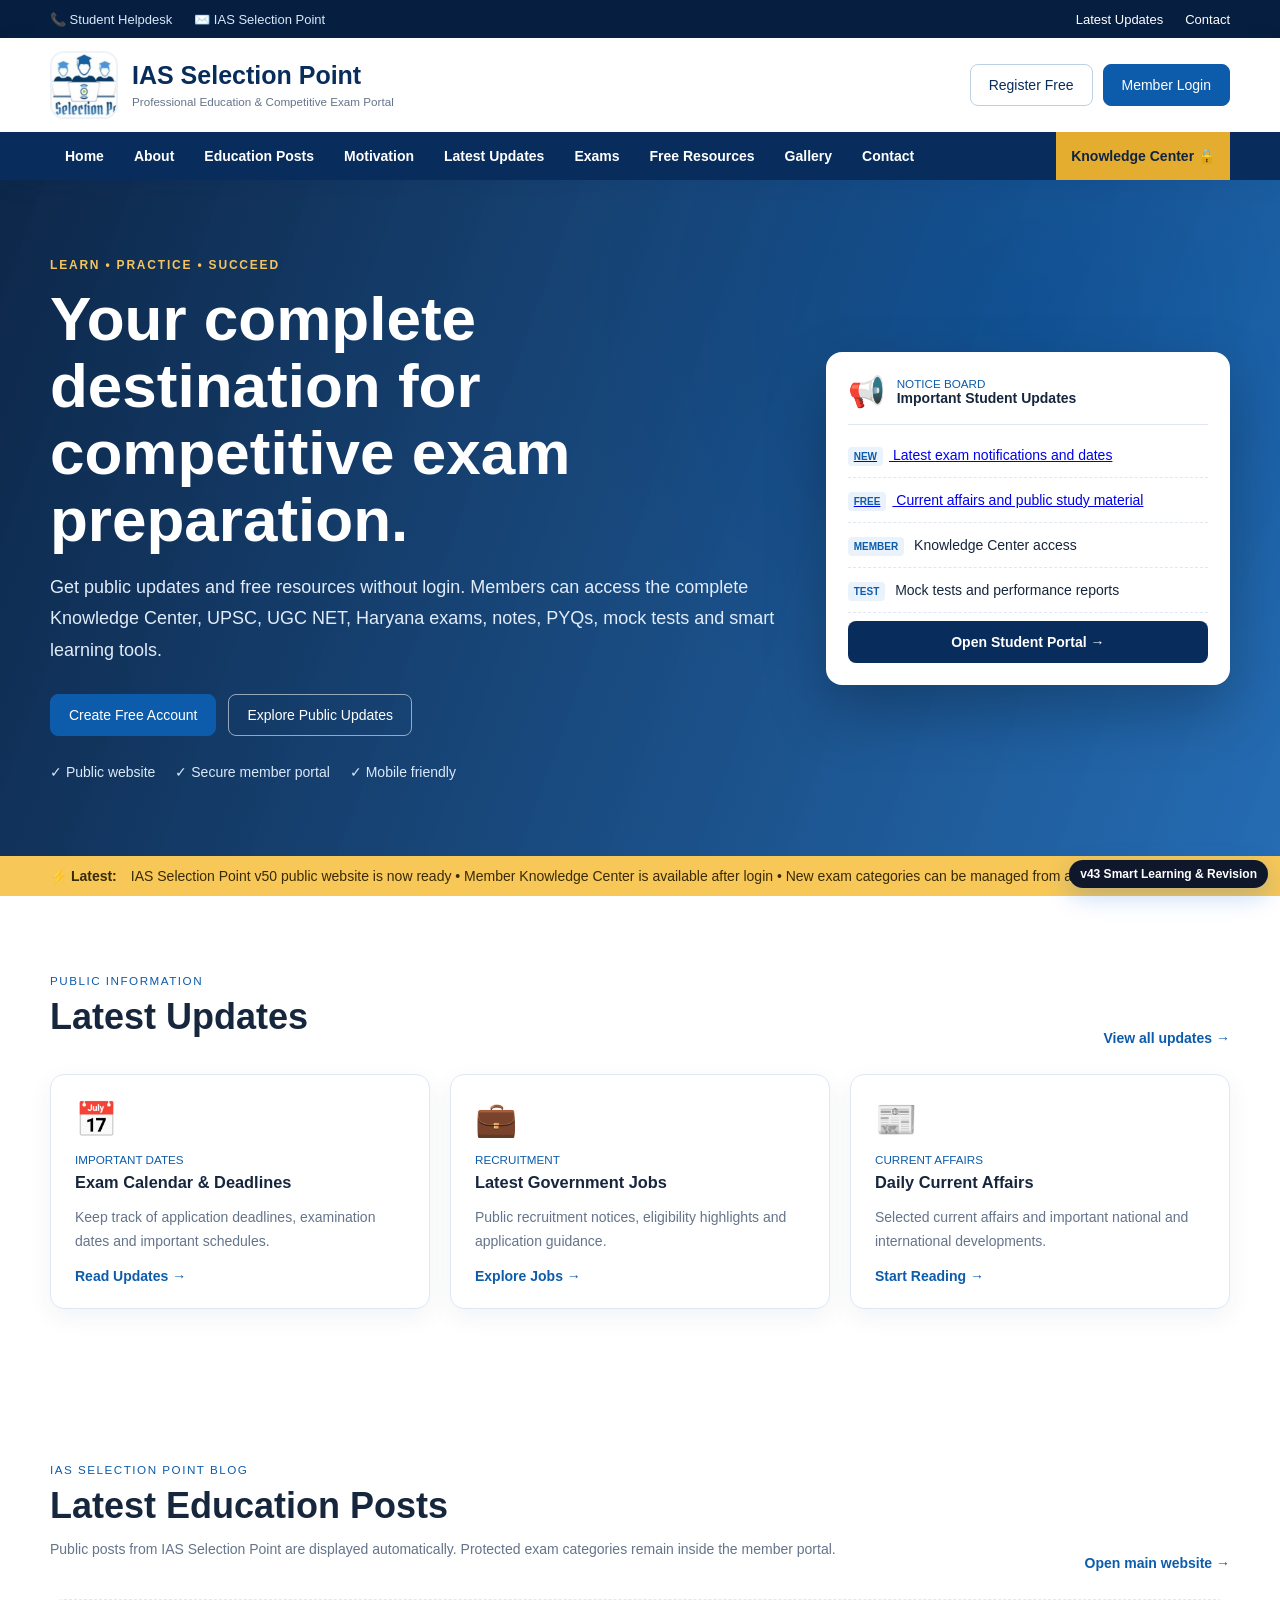
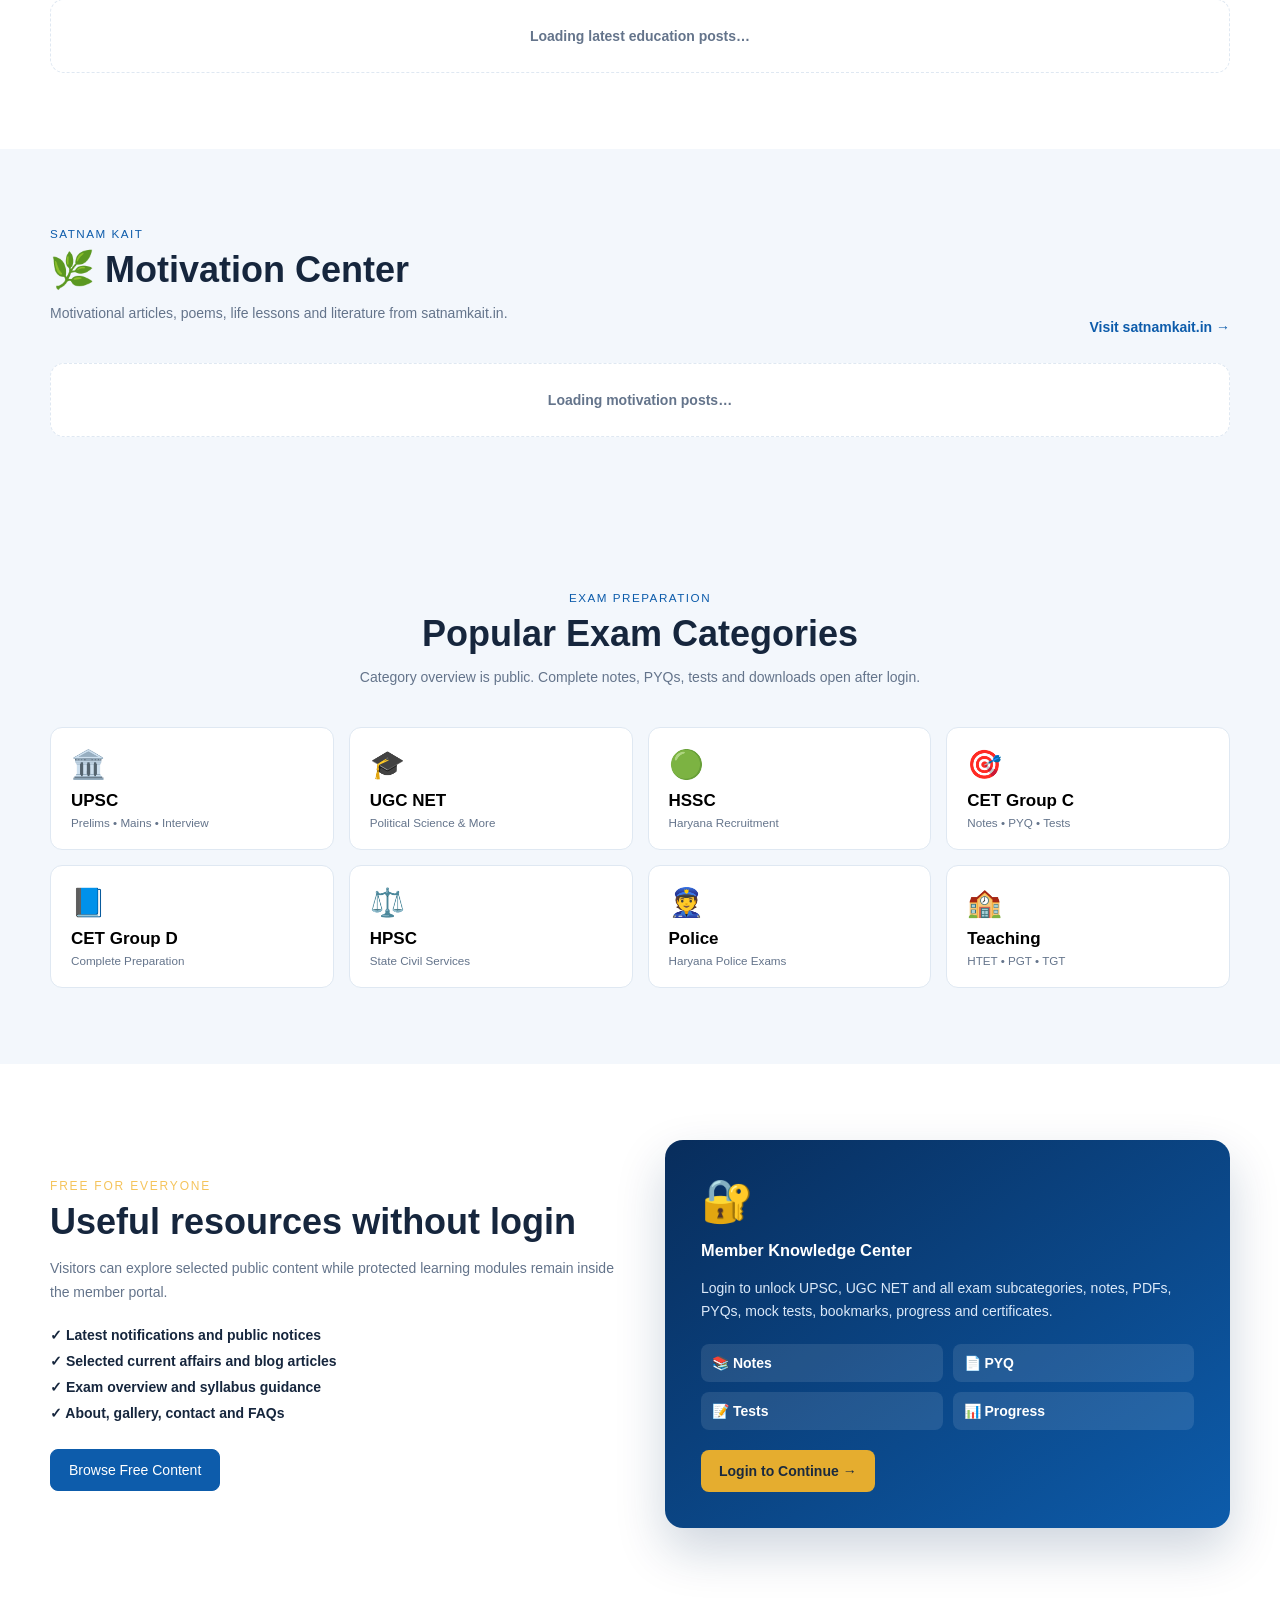
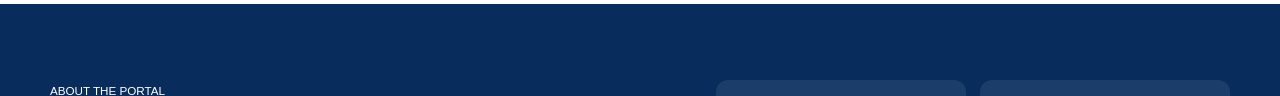
<file: index.html>
<!DOCTYPE html>
<html lang="en">
<head>
<meta name="app-version" content="50.1.0">
<meta name="app-build" content="20260719-5010">
<meta charset="UTF-8">
<meta name="viewport" content="width=device-width,initial-scale=1.0">
<title>IAS Selection Point | Professional Education Portal</title>
<meta name="description" content="IAS Selection Point: competitive exam updates, current affairs, public resources and a secure member knowledge center.">
<link rel="stylesheet" href="style.css?v=20260719-5010">
<link rel="manifest" href="manifest.webmanifest">
<meta name="theme-color" content="#082d5c">
<link rel="apple-touch-icon" href="logo.jpg">
</head>
<body class="v50-public-home">
<div class="version-badge">v50.1 Core Public Feed Portal</div>
<div id="loaderOverlay" class="loader-overlay"><div class="loader-box"><div class="spinner"></div><h3 id="loaderTitle">Please wait...</h3><p id="loaderText">Processing your request</p></div></div>

<div class="v50-top-strip">
  <div class="v50-container"><span>📞 Student Helpdesk</span><span>✉️ IAS Selection Point</span><span class="v50-strip-spacer"></span><a href="#updates">Latest Updates</a><a href="#contact">Contact</a></div>
</div>
<header class="v50-site-header">
  <div class="v50-container v50-brand-row">
    <a class="v50-main-brand" href="#home"><img src="logo.jpg" alt="IAS Selection Point"><span><strong>IAS Selection Point</strong><small>Professional Education & Competitive Exam Portal</small></span></a>
    <div class="v50-header-actions"><button class="v50-outline-btn" onclick="openAuth('signup')">Register Free</button><button class="v50-primary-btn" onclick="openAuth('login')">Member Login</button></div>
    <button class="v50-menu-toggle" aria-label="Open menu" onclick="document.querySelector('.v50-nav').classList.toggle('open')">☰</button>
  </div>
  <nav class="v50-nav"><div class="v50-container">
    <a href="#home">Home</a><a href="#about">About</a><a href="#education-posts">Education Posts</a><a href="#motivation">Motivation</a><a href="#updates">Latest Updates</a><a href="#exams">Exams</a><a href="#resources">Free Resources</a><a href="#gallery">Gallery</a><a href="#contact">Contact</a><button onclick="openAuth('login')">Knowledge Center 🔒</button>
  </div></nav>
</header>

<main id="home">
<section class="v50-hero">
  <div class="v50-container v50-hero-grid">
    <div class="v50-hero-copy"><span class="v50-eyebrow">LEARN • PRACTICE • SUCCEED</span><h1>Your complete destination for competitive exam preparation.</h1><p>Get public updates and free resources without login. Members can access the complete Knowledge Center, UPSC, UGC NET, Haryana exams, notes, PYQs, mock tests and smart learning tools.</p><div class="v50-hero-actions"><button class="v50-primary-btn" onclick="openAuth('signup')">Create Free Account</button><a class="v50-outline-btn" href="#updates">Explore Public Updates</a></div><div class="v50-trust-row"><span>✓ Public website</span><span>✓ Secure member portal</span><span>✓ Mobile friendly</span></div></div>
    <div class="v50-hero-panel"><div class="v50-panel-title"><span>📢</span><div><small>NOTICE BOARD</small><b>Important Student Updates</b></div></div><div class="v50-notice-list"><a href="#updates"><span>NEW</span> Latest exam notifications and dates</a><a href="#resources"><span>FREE</span> Current affairs and public study material</a><a onclick="openAuth('login')"><span>MEMBER</span> Knowledge Center access</a><a onclick="openAuth('login')"><span>TEST</span> Mock tests and performance reports</a></div><button onclick="openAuth('login')">Open Student Portal →</button></div>
  </div>
</section>
<div class="v50-ticker"><div class="v50-container"><b>⚡ Latest:</b><div><span>IAS Selection Point v50 public website is now ready • Member Knowledge Center is available after login • New exam categories can be managed from admin panel</span></div></div></div>

<section class="v50-section" id="updates"><div class="v50-container"><div class="v50-section-head"><div><small>PUBLIC INFORMATION</small><h2>Latest Updates</h2></div><a href="#">View all updates →</a></div><div class="v50-card-grid v50-three"><article class="v50-info-card"><span class="v50-card-icon">📅</span><small>IMPORTANT DATES</small><h3>Exam Calendar & Deadlines</h3><p>Keep track of application deadlines, examination dates and important schedules.</p><a href="#">Read Updates →</a></article><article class="v50-info-card"><span class="v50-card-icon">💼</span><small>RECRUITMENT</small><h3>Latest Government Jobs</h3><p>Public recruitment notices, eligibility highlights and application guidance.</p><a href="#">Explore Jobs →</a></article><article class="v50-info-card"><span class="v50-card-icon">📰</span><small>CURRENT AFFAIRS</small><h3>Daily Current Affairs</h3><p>Selected current affairs and important national and international developments.</p><a href="#">Start Reading →</a></article></div></div></section>


<section class="v50-section v501-feed-section" id="education-posts"><div class="v50-container"><div class="v50-section-head"><div><small>IAS SELECTION POINT BLOG</small><h2>Latest Education Posts</h2><p>Public posts from IAS Selection Point are displayed automatically. Protected exam categories remain inside the member portal.</p></div><a href="https://iasselectionpoi.blogspot.com/" target="_blank" rel="noopener">Open main website →</a></div><div id="iasFeedStatus" class="v501-feed-status">Loading latest education posts…</div><div id="iasPublicFeed" class="v501-post-grid"></div></div></section>

<section class="v50-section v50-soft v501-feed-section" id="motivation"><div class="v50-container"><div class="v50-section-head"><div><small>SATNAM KAIT</small><h2>🌿 Motivation Center</h2><p>Motivational articles, poems, life lessons and literature from satnamkait.in.</p></div><a href="https://satnamkait.in/" target="_blank" rel="noopener">Visit satnamkait.in →</a></div><div id="motivationFeedStatus" class="v501-feed-status">Loading motivation posts…</div><div id="motivationFeed" class="v501-post-grid"></div></div></section>

<section class="v50-section v50-soft" id="exams"><div class="v50-container"><div class="v50-section-head center"><div><small>EXAM PREPARATION</small><h2>Popular Exam Categories</h2><p>Category overview is public. Complete notes, PYQs, tests and downloads open after login.</p></div></div><div class="v50-exam-grid">
  <button onclick="openAuth('login')"><span>🏛️</span><b>UPSC</b><small>Prelims • Mains • Interview</small></button><button onclick="openAuth('login')"><span>🎓</span><b>UGC NET</b><small>Political Science & More</small></button><button onclick="openAuth('login')"><span>🟢</span><b>HSSC</b><small>Haryana Recruitment</small></button><button onclick="openAuth('login')"><span>🎯</span><b>CET Group C</b><small>Notes • PYQ • Tests</small></button><button onclick="openAuth('login')"><span>📘</span><b>CET Group D</b><small>Complete Preparation</small></button><button onclick="openAuth('login')"><span>⚖️</span><b>HPSC</b><small>State Civil Services</small></button><button onclick="openAuth('login')"><span>👮</span><b>Police</b><small>Haryana Police Exams</small></button><button onclick="openAuth('login')"><span>🏫</span><b>Teaching</b><small>HTET • PGT • TGT</small></button>
</div></div></section>

<section class="v50-section" id="resources"><div class="v50-container v50-split"><div><small class="v50-kicker">FREE FOR EVERYONE</small><h2>Useful resources without login</h2><p>Visitors can explore selected public content while protected learning modules remain inside the member portal.</p><div class="v50-check-list"><span>✓ Latest notifications and public notices</span><span>✓ Selected current affairs and blog articles</span><span>✓ Exam overview and syllabus guidance</span><span>✓ About, gallery, contact and FAQs</span></div><a class="v50-primary-btn" href="#updates">Browse Free Content</a></div><div class="v50-member-box"><span>🔐</span><h3>Member Knowledge Center</h3><p>Login to unlock UPSC, UGC NET and all exam subcategories, notes, PDFs, PYQs, mock tests, bookmarks, progress and certificates.</p><div class="v50-mini-grid"><b>📚 Notes</b><b>📄 PYQ</b><b>📝 Tests</b><b>📊 Progress</b></div><button onclick="openAuth('login')">Login to Continue →</button></div></div></section>

<section class="v50-section v50-dark" id="about"><div class="v50-container v50-about-grid"><div><small>ABOUT THE PORTAL</small><h2>Education, guidance and technology in one place.</h2><p>IAS Selection Point is designed as a modern public education website and secure student learning portal. The public side builds trust and shares useful information; the member side provides structured preparation tools.</p></div><div class="v50-stat-grid"><div><b>15+</b><span>Exam Categories</span></div><div><b>24×7</b><span>Learning Access</span></div><div><b>100%</b><span>Responsive</span></div><div><b>1</b><span>Unified Portal</span></div></div></div></section>

<section class="v50-section" id="gallery"><div class="v50-container"><div class="v50-section-head center"><div><small>PORTAL HIGHLIGHTS</small><h2>Built for modern learners</h2></div></div><div class="v50-card-grid v50-three"><article class="v50-feature-card"><span>📱</span><h3>Mobile First</h3><p>Fast and easy to use on phones, tablets and desktop systems.</p></article><article class="v50-feature-card"><span>🧠</span><h3>Smart Learning</h3><p>Revision planning, weak-topic tracking, streaks and performance analytics.</p></article><article class="v50-feature-card"><span>🛡️</span><h3>Controlled Access</h3><p>Public, member, premium and admin access levels for every content type.</p></article></div></div></section>
</main>

<footer class="v50-footer" id="contact"><div class="v50-container v50-footer-grid"><div><div class="v50-footer-brand"><img src="logo.jpg" alt=""><b>IAS Selection Point</b></div><p>A professional education portal for competitive examination preparation.</p></div><div><h4>Public Links</h4><a href="#home">Home</a><a href="#education-posts">Education Posts</a><a href="#motivation">Motivation Center</a><a href="#updates">Latest Updates</a><a href="#resources">Free Resources</a><a href="#about">About</a></div><div><h4>Member Portal</h4><a onclick="openAuth('login')">Knowledge Center</a><a onclick="openAuth('login')">Mock Tests</a><a onclick="openAuth('login')">My Progress</a><a onclick="openAuth('login')">Downloads</a></div><div><h4>Student Access</h4><button onclick="openAuth('signup')">Register Free</button><button onclick="openAuth('login')">Member Login</button></div></div><div class="v50-copyright">© 2026 IAS Selection Point. All rights reserved.</div></footer>

<div class="v50-auth-modal" id="authModal" aria-hidden="true"><div class="v50-auth-backdrop" onclick="closeAuth()"></div><section class="auth-card v50-auth-card"><button class="v50-modal-close" onclick="closeAuth()">×</button><div class="brand"><img src="logo.jpg" alt="IAS Selection Point Logo" class="logo"><h1>IAS Selection Point</h1><p>Secure Member Portal</p></div><div class="tabs"><button class="tab active" data-auth-tab="login" onclick="openAuth('login')">Login</button><button class="tab" data-auth-tab="signup" onclick="openAuth('signup')">Signup</button></div>
<form id="loginForm" class="form active" onsubmit="loginUser(event)"><h2>Member Login</h2><input id="loginEmail" type="email" placeholder="Email address" required><input id="loginPassword" type="password" placeholder="Password" required><button type="submit">Login</button><a href="#" onclick="openAuth('forgot');return false">Forgot password?</a></form>
<form id="signupForm" class="form" onsubmit="signupUser(event)"><h2>Create Account</h2><input id="signupName" type="text" placeholder="Full name" required><input id="signupEmail" type="email" placeholder="Email address" required><input id="signupMobile" type="tel" placeholder="Mobile number" required><div class="v34-registration-grid"><select id="signupQualification" required><option value="">Select qualification</option><option>10th</option><option>12th</option><option>Diploma</option><option>Graduate</option><option>Post Graduate</option><option>B.Ed.</option><option>M.Ed.</option><option>Ph.D.</option><option>Other</option></select><select id="signupTargetExam" required><option value="">Preparing for</option><option>UPSC</option><option>HPSC</option><option>HSSC</option><option>Haryana CET (Group C)</option><option>Haryana CET (Group D)</option><option>Haryana Police</option><option>UGC NET (Political Science)</option><option>SSC</option><option>Banking</option><option>Railway</option><option>Other</option></select><select id="signupState" required><option value="">Select state / union territory</option></select><select id="signupDistrict" required disabled><option value="">Select district</option></select><input id="signupSubject" placeholder="Preferred / optional subject"></div><input id="signupPassword" type="password" placeholder="Password" required><input id="signupConfirmPassword" type="password" placeholder="Repeat password" required><div id="signupPasswordMatch" class="v318-password-match"></div><button type="submit">Signup</button></form>
<form id="forgotForm" class="form" onsubmit="sendResetOtp(event)"><h2>Forgot Password</h2><input id="forgotEmail" type="email" placeholder="Registered email" required><button type="submit">Send OTP</button><a href="#" onclick="openAuth('login');return false">Back to login</a></form>
<form id="resetForm" class="form" onsubmit="resetPassword(event)"><h2>Reset Password</h2><input id="resetEmail" type="email" placeholder="Registered email" required><input id="resetOtp" type="text" placeholder="6 digit OTP" required><input id="resetPassword" type="password" placeholder="New password" required><button type="submit">Reset Password</button></form><p id="msg" class="msg"></p></section></div>
<script src="config.js?v=20260719-5010"></script><script src="app.js?v=20260719-5010"></script>
<script>
function openAuth(type){const m=document.getElementById('authModal');m.classList.add('open');m.setAttribute('aria-hidden','false');document.body.classList.add('modal-open');showForm(type);document.querySelectorAll('[data-auth-tab]').forEach(x=>x.classList.toggle('active',x.dataset.authTab===type));}
function closeAuth(){document.getElementById('authModal').classList.remove('open');document.body.classList.remove('modal-open');}
document.addEventListener('keydown',e=>{if(e.key==='Escape')closeAuth()});
</script>

<script>
(function(){
  const FEEDS = [
    {callback:'renderIASPublicFeed', host:'https://iasselectionpoi.blogspot.com', target:'iasPublicFeed', status:'iasFeedStatus', limit:12},
    {callback:'renderMotivationFeed', host:'https://satnamkait.in', target:'motivationFeed', status:'motivationFeedStatus', limit:12}
  ];

  function textOnly(html){
    const box=document.createElement('div'); box.innerHTML=html||'';
    return (box.textContent||box.innerText||'').replace(/\s+/g,' ').trim();
  }
  function imageFrom(entry){
    if(entry.media$thumbnail && entry.media$thumbnail.url){
      return entry.media$thumbnail.url.replace(/\/s72-c\//,'/s640/').replace(/=s72-c$/,'=s640');
    }
    const html=(entry.content&&entry.content.$t)||(entry.summary&&entry.summary.$t)||'';
    const m=html.match(/<img[^>]+src=["']([^"']+)["']/i);
    return m?m[1]: 'logo.jpg';
  }
  function postLink(entry){
    const links=entry.link||[];
    const alt=links.find(x=>x.rel==='alternate');
    return alt?alt.href:'#';
  }
  function dateText(entry){
    const raw=(entry.published&&entry.published.$t)||(entry.updated&&entry.updated.$t);
    if(!raw) return '';
    try{return new Intl.DateTimeFormat('en-IN',{day:'2-digit',month:'short',year:'numeric'}).format(new Date(raw));}catch(e){return ''}
  }
  function renderFeed(data,targetId,statusId,emptyMessage){
    const target=document.getElementById(targetId), status=document.getElementById(statusId);
    if(!target) return;
    const entries=(data&&data.feed&&data.feed.entry)||[];
    if(!entries.length){ if(status) status.textContent=emptyMessage; return; }
    target.innerHTML=entries.map(entry=>{
      const title=textOnly(entry.title&&entry.title.$t)||'Untitled post';
      const body=textOnly((entry.summary&&entry.summary.$t)||(entry.content&&entry.content.$t));
      const excerpt=body.length>145?body.slice(0,145)+'…':body;
      return `<article class="v501-post-card"><a class="v501-post-image" href="${postLink(entry)}" target="_blank" rel="noopener"><img src="${imageFrom(entry)}" alt="" loading="lazy" onerror="this.src='logo.jpg'"></a><div class="v501-post-body"><small>${dateText(entry)}</small><h3><a href="${postLink(entry)}" target="_blank" rel="noopener">${title}</a></h3><p>${excerpt}</p><a class="v501-read-more" href="${postLink(entry)}" target="_blank" rel="noopener">Read full post →</a></div></article>`;
    }).join('');
    if(status) status.hidden=true;
  }
  window.renderIASPublicFeed=data=>renderFeed(data,'iasPublicFeed','iasFeedStatus','No public education posts are available right now.');
  window.renderMotivationFeed=data=>renderFeed(data,'motivationFeed','motivationFeedStatus','No motivation posts are available right now.');

  function loadJSONP(item){
    const script=document.createElement('script');
    script.src=`${item.host}/feeds/posts/default?alt=json-in-script&max-results=${item.limit}&callback=${item.callback}`;
    script.async=true;
    script.onerror=function(){
      const status=document.getElementById(item.status);
      if(status) status.innerHTML=`Posts could not be loaded. <a href="${item.host}" target="_blank" rel="noopener">Open website</a>`;
      script.remove();
    };
    document.body.appendChild(script);
  }
  if(document.readyState==='loading') document.addEventListener('DOMContentLoaded',()=>FEEDS.forEach(loadJSONP));
  else FEEDS.forEach(loadJSONP);
})();
</script>

</body></html>
</file>
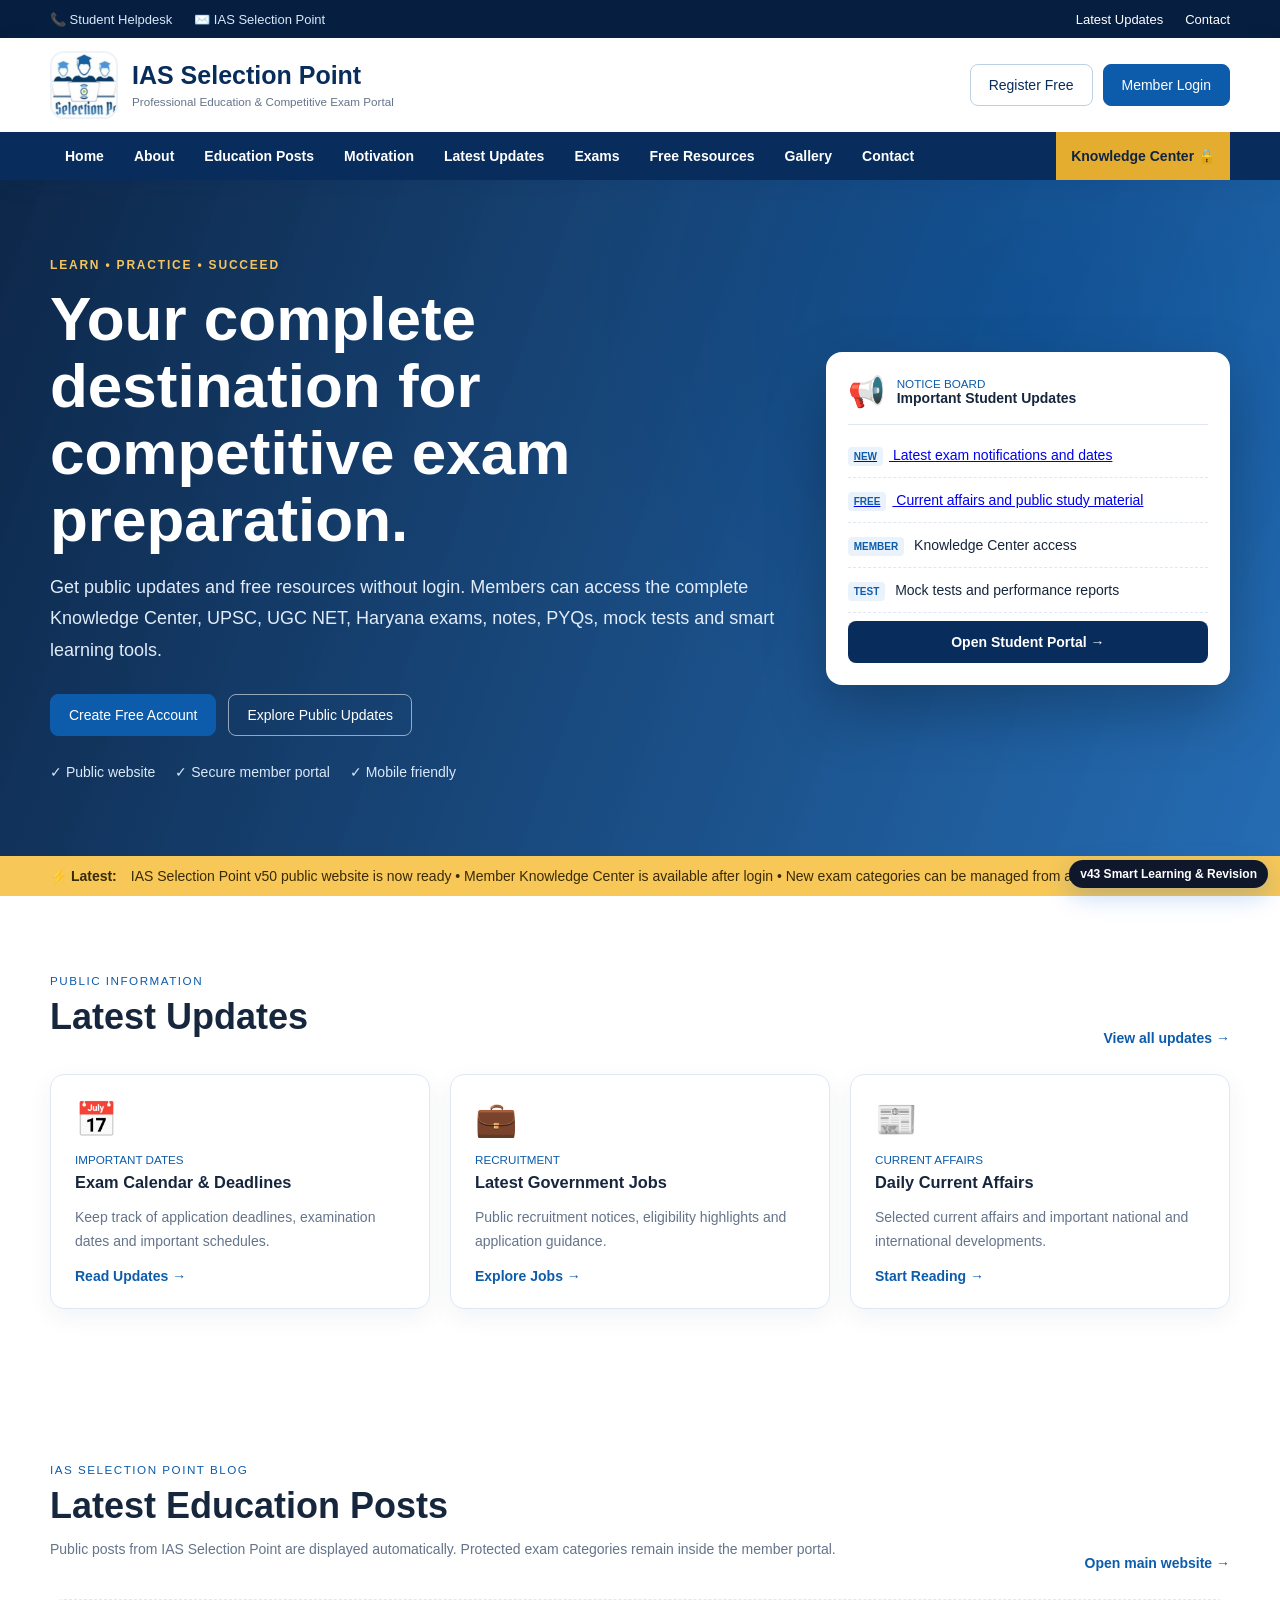
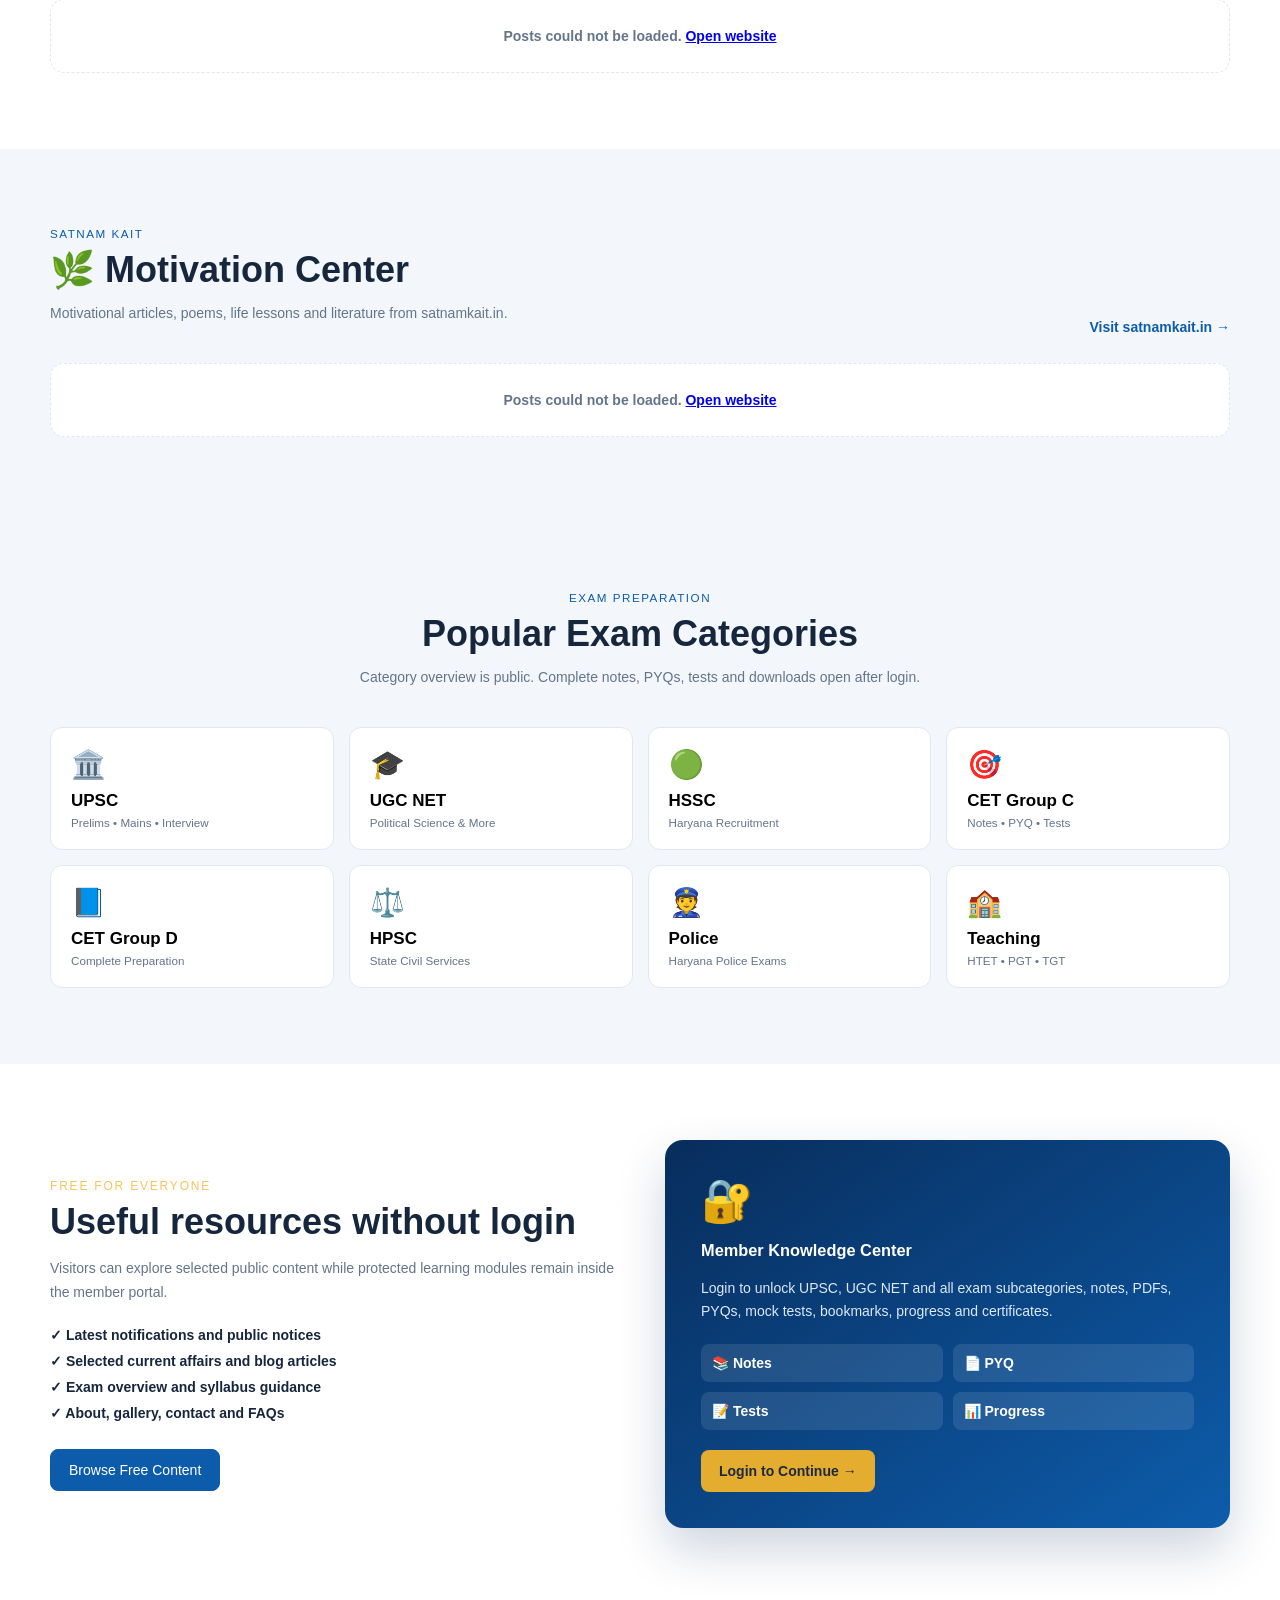
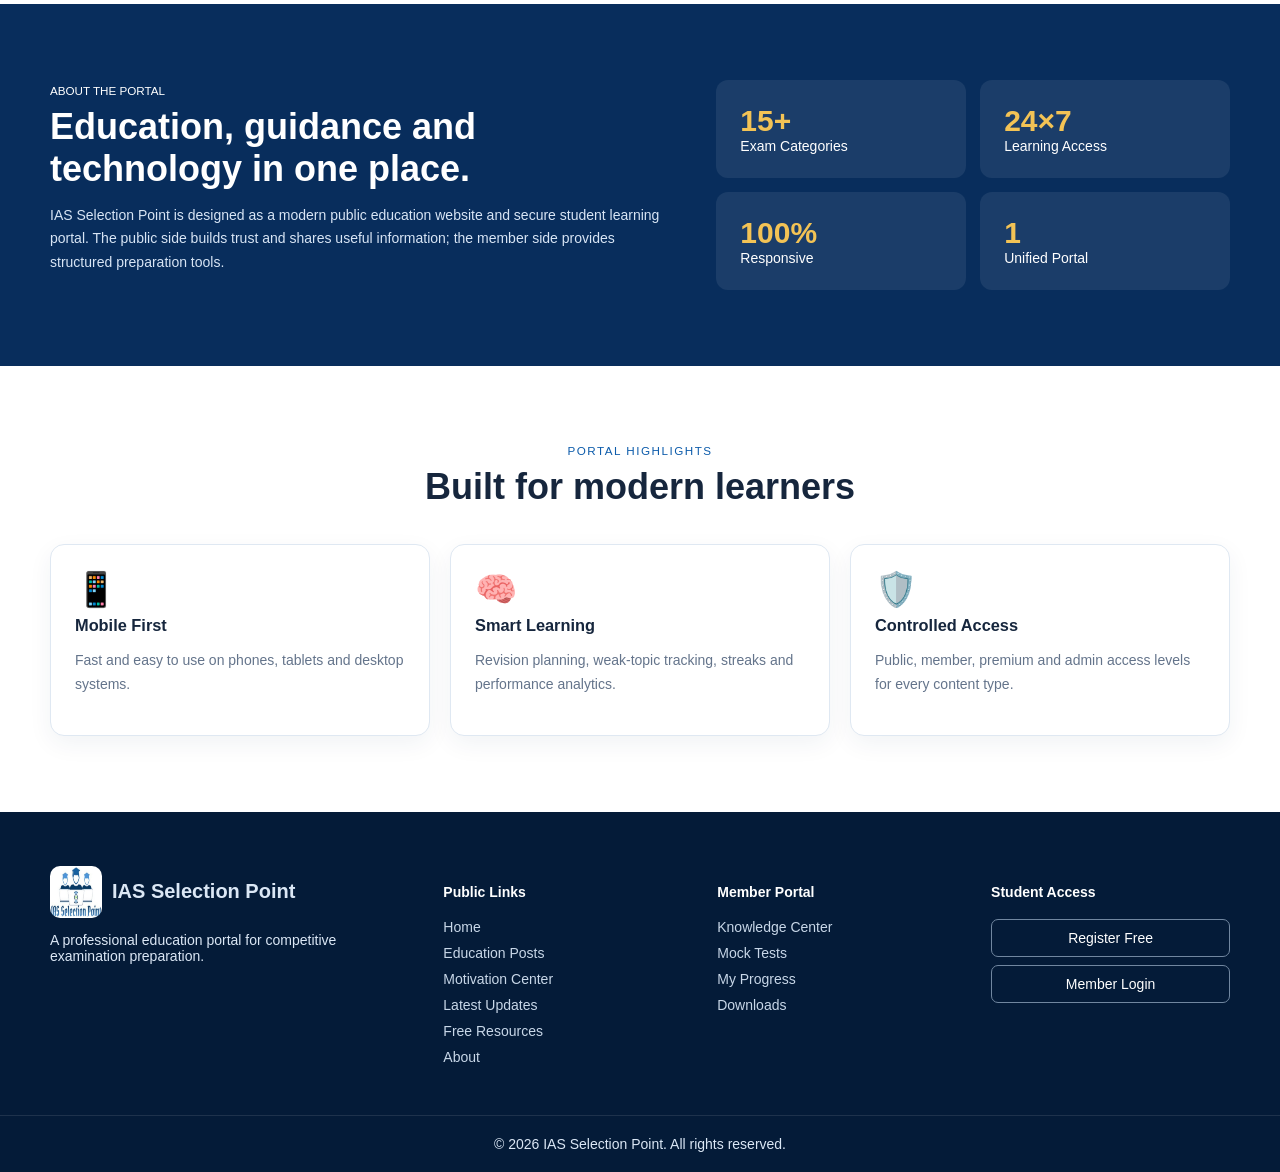
<file: admin.html>
<!DOCTYPE html>

<html lang="en">
<head>
<meta name="app-version" content="50.0.0">
<meta name="app-build" content="20260719-5000">
<meta charset="utf-8"/>
<meta content="width=device-width, initial-scale=1.0" name="viewport"/>
<title>Admin | IAS Selection Point</title>
<link href="style.css?v=20260719-5000" rel="stylesheet"/>
<link href="manifest.webmanifest" rel="manifest"/>
<meta content="#0B2A55" name="theme-color"/>
<meta content="yes" name="mobile-web-app-capable"/>
<meta content="yes" name="apple-mobile-web-app-capable"/>
<meta content="default" name="apple-mobile-web-app-status-bar-style"/>
<link href="logo.jpg" rel="apple-touch-icon"/>
</head>
<body onload="loadAdmin()">
<div class="version-badge">v43 Smart Learning & Revision</div>
<div class="loader-overlay" id="loaderOverlay">
<div class="loader-box">
<div class="spinner"></div>
<h3 id="loaderTitle">Loading...</h3>
<p id="loaderText">Please wait</p>
</div>
</div>
<div class="footer-page-modal" id="footerPageModal">
<div class="footer-page-card">
<div class="footer-page-header">
<button onclick="closeFooterPage()">← Back</button>
<h3 id="footerPageTitle">Page</h3>
</div>
<div class="footer-page-content" id="footerPageContent"></div>
</div>
</div>
<button aria-label="Open menu" class="mobile-menu-button" id="mobileMenuButton" type="button">☰</button>
<div class="mobile-sidebar-backdrop" id="mobileSidebarBackdrop"></div>
<div class="portal-shell">
<aside class="sidebar-pro">
<div class="side-brand full-logo-brand">
<img alt="IAS Selection Point Logo" src="logo.jpg"/>
<p class="brand-slogan">Let's make your imagination true.</p>
</div>
<nav class="side-nav">
<button class="v311-exam-nav-btn" onclick="openAdminSection('adminExamManager', this)">📝 Exam Management</button>
<button class="active" onclick="openAdminSection('adminOverview', this)">🏠 Overview</button>
<button onclick="openAdminSection('adminUsers', this)">👥 User Control</button>
<button onclick="openAdminSection('adminProTools', this)">🛠️ Admin Pro Tools</button>
<button onclick="openAdminSection('adminCommunicationHub', this)">📣 Communication Hub</button>
<button onclick="openAdminSection('adminTickets', this)">🎫 Support Tickets</button>
<button onclick="openAdminSection('adminSheetCenter', this)">📊 Sheet Center</button>
<button onclick="openAdminSection('adminPerformance', this)">🏆 Student Performance</button>
<button onclick="openAdminSection('adminAchievements', this)">🎖 Achievement Center</button>
<button onclick="openAdminSection('adminLogs', this)">📜 Admin Logs</button>
<button onclick="openAdminSection('adminNotice', this)">🔔 Notice</button>
<button onclick="openAdminSection('adminNotify', this)">📢 Portal Notification</button>
<button onclick="openAdminSection('adminEmailCenter', this)">📧 Email Center</button>
<button onclick="location.href='dashboard.html'">👤 Member View</button>
<button id="v38VersionManagerNav" onclick="openAdminSection('versionManagerModule', this)">🚀 Version Manager</button><button id="v41CommunicationNav" onclick="openAdminSection('v41CommunicationModule',this)">📧 Communication Center</button></nav>
<button class="side-logout" onclick="logout()">Logout</button>
</aside>
<main class="portal-main">
<header class="portal-header">
<div>
<h1>Admin Dashboard</h1>
<p>Manage users, access, announcements and portal controls</p>
</div>
<div class="admin-chip">Admin: <b id="adminEmail">Loading...</b></div>
</header>
<section class="admin-section active" id="adminOverview">
<div class="stats-grid-pro">
<div class="stat-card blue"><span>👥</span><h3 id="totalUsers">0</h3><p>Total Users</p></div>
<div class="stat-card green"><span>✅</span><h3 id="activeUsers">0</h3><p>Active Users</p></div>
<div class="stat-card orange"><span>⛔</span><h3 id="blockedUsers">0</h3><p>Blocked Users</p></div>
<div class="stat-card purple"><span>🛡️</span><h3 id="adminCount">1</h3><p>Admins</p></div>
<div class="stat-card blue"><span>🆕</span><h3 id="newUsersToday">0</h3><p>New Today</p></div>
<div class="stat-card green"><span>🔐</span><h3 id="loginsToday">0</h3><p>Logins Today</p></div>
<div class="stat-card orange"><span>📧</span><h3 id="emailsSentCount">0</h3><p>Emails Sent</p></div>
<div class="stat-card purple"><span>🎫</span><h3 id="openTicketsCount">0</h3><p>Open Tickets</p></div>
</div>
<div class="two-col">
<div class="pro-panel">
<h3>⚡ Quick Actions</h3>
<div class="quick-actions">
<button onclick="openAdminSection('adminUsers')">Manage Users</button>
<button onclick="downloadUsersCSV()">Download Users CSV</button>
<button onclick="loadAdmin()">Refresh Data</button>
<button onclick="location.href='https://iasselectionpoint.blogspot.com/'">Open Website</button>
</div>
</div>
<div class="pro-panel">
<h3>🆕 Recent Members</h3>
<div id="recentUsers">Loading...</div>
</div>
</div>
</section>
<section class="admin-section" id="adminProTools">
<div class="stats-grid-pro">
<div class="stat-card blue"><span>💬</span><h3>WhatsApp</h3><p>One-click messages</p></div>
<div class="stat-card green"><span>📧</span><h3>Email</h3><p>Single / Bulk users</p></div>
<div class="stat-card purple"><span>🔔</span><h3>Notify</h3><p>Dashboard alerts</p></div>
<div class="stat-card orange"><span>📊</span><h3>Reports</h3><p>CSV export ready</p></div>
</div>
<div class="two-col compact-two">
<div class="pro-panel">
<h3>💬 WhatsApp Quick Templates</h3>
<p class="muted">Free method: click button, WhatsApp opens with ready message. Admin presses Send.</p>
<select id="waTemplate">
<option value="welcome">Welcome Message</option>
<option value="active">Account Activated</option>
<option value="blocked">Account Blocked</option>
<option value="study">New Study Material</option>
<option value="goal">Daily Goal Reminder</option>
</select>
<textarea id="waCustomMessage" placeholder="Optional custom message..."></textarea>
<p class="small-msg">Use WhatsApp buttons in User Control table.</p>
</div>
<div class="pro-panel">
<h3>📧 Single User Message</h3>
<input id="singleMsgEmail" placeholder="User email"/>
<input id="singleMsgSubject" placeholder="Subject / title"/>
<textarea id="singleMsgBody" placeholder="Message body..."></textarea>
<button class="primary-btn" onclick="sendSingleUserMessage()">Send Email + Dashboard Notification</button>
<p class="small-msg" id="singleMsgStatus"></p>
</div>
</div>
</section>
<section class="admin-section" id="adminCommunicationHub">
<div class="pro-panel">
<h3>📣 Communication Hub</h3>
<p class="muted">Send email and dashboard notifications to one user, selected users, or all active users.</p>
<div class="communication-grid">
<div>
<label>Audience</label>
<select id="commAudience" onchange="toggleCommunicationAudience()">
<option value="all">All Active Users</option>
<option value="single">Single User</option>
<option value="selected">Selected Users</option>
</select>
</div>
<div id="commSingleEmailWrap" style="display:none;">
<label>User Email</label>
<input id="commSingleEmail" placeholder="user@example.com"/>
</div>
</div>
<input id="commSubject" placeholder="Subject / notification title"/>
<textarea id="commMessage" placeholder="Write your professional message..."></textarea>
<div class="communication-options">
<label><input checked="" id="commEmail" type="checkbox"/> Send Email</label>
<label><input checked="" id="commDashboard" type="checkbox"/> Dashboard Notification</label>
</div>
<button class="primary-btn" onclick="sendCommunicationHub()">Send Communication</button>
<p class="small-msg" id="commStatus"></p>
</div>
</section>
<section class="admin-section" id="adminTickets">
<div class="pro-panel">
<div class="panel-head">
<div>
<h3>🎫 Support Tickets</h3>
<p class="muted">Review, reply and resolve member support requests.</p>
</div>
<select id="ticketStatusFilter" onchange="renderAdminTickets()">
<option value="">All Tickets</option>
<option value="Open">Open</option>
<option value="Pending">Pending</option>
<option value="Resolved">Resolved</option>
</select>
</div>
<div class="ticket-list" id="adminTicketsList"><p class="muted">Loading tickets...</p></div>
</div>
</section>
<section class="admin-section" id="adminSheetCenter">
<div class="pro-panel">
<h3>📊 Google Sheet Center</h3>
<p class="muted">Manage and professionally format your IAS Selection Point database sheets.</p>
<div class="sheet-center-grid">
<div class="sheet-center-card">
<span>🎨</span>
<h4>Professional Formatting</h4>
<p>Headers, filters, frozen rows, widths, colors and date formats.</p>
<button onclick="formatGoogleSheets()">Format All Sheets</button>
</div>
<div class="sheet-center-card">
<span>📈</span>
<h4>Dashboard Summary</h4>
<p>Create or refresh a visual database summary sheet.</p>
<button onclick="refreshSheetDashboard()">Refresh Dashboard</button>
</div>
<div class="sheet-center-card">
<span>🧹</span>
<h4>Maintenance</h4>
<p>Remove empty rows and refresh filters safely.</p>
<button onclick="runSheetMaintenance()">Run Maintenance</button>
</div>
<div class="sheet-center-card">
<span>🔗</span>
<h4>Open Google Sheet</h4>
<p>Open the connected database in a new tab.</p>
<button onclick="window.open('https://docs.google.com/spreadsheets/d/1GfAvSSfCV2vAuTbe4_Yodjn8Y60SMTNhtog8PTpQvNs/edit','_blank')">Open Sheet</button>
</div>
</div>
<p class="small-msg" id="sheetCenterMsg"></p>
</div>
</section>
<section class="admin-section" id="adminPerformance">
<div class="pro-panel">
<div class="panel-head">
<div>
<h3>🏆 Student Performance Overview</h3>
<p class="muted">Monitor consistency, reading activity and top learners.</p>
</div>
<button class="mini-btn" onclick="loadAdminPerformance()">Refresh</button>
</div>
<div class="stats-grid-pro">
<div class="stat-card blue"><span>📖</span><h3 id="adminTotalReads">0</h3><p>Total Reads</p></div>
<div class="stat-card green"><span>🔥</span><h3 id="adminActiveStreaks">0</h3><p>Active Streaks</p></div>
<div class="stat-card purple"><span>🏅</span><h3 id="adminBadgesAwarded">0</h3><p>Badges Awarded</p></div>
<div class="stat-card orange"><span>👑</span><h3 id="adminTopScore">0</h3><p>Top Learner Score</p></div>
</div>
<div class="leaderboard-wrap">
<h3>🥇 Top Active Learners</h3>
<div class="leaderboard-list" id="adminLeaderboard"><p class="muted">Loading performance...</p></div>
</div>
</div>
</section>
<section class="admin-section" id="adminExamManager">
<div class="v311-exam-guide">
<div><b>Step 1</b><span>Create Test</span></div>
<div><b>Step 2</b><span>Add Questions</span></div>
<div><b>Step 3</b><span>Publish Test</span></div>
<div><b>Step 4</b><span>Member Attempts Test</span></div>
</div>
<div class="v311-exam-toolbar">
<div>
<h2>📝 Exam Management</h2>
<p>Create and publish mock tests for portal members.</p>
</div>
<div>
<button class="secondary-btn" onclick="createV311DemoTest()" type="button">⚡ Create Demo Test</button>
<button class="primary-btn" onclick="loadV31AdminTests()" type="button">Refresh</button>
</div>
</div>
<div class="two-col compact-two">
<div class="pro-panel">
<h3>1️⃣ Create Mock Test</h3>
<label>Test Title</label>
<input id="v31AdminTestTitle" placeholder="Example: Current Affairs Practice Test 1"/>
<label>Category / Subject</label>
<input id="v31AdminTestCategory" placeholder="Current Affairs / UPSC / Political Science"/>
<div class="form-grid">
<div><label>Duration (minutes)</label><input id="v31AdminTestDuration" min="1" type="number" value="10"/></div>
<div><label>Marks per correct</label><input id="v31AdminPositiveMarks" step="0.25" type="number" value="1"/></div>
<div><label>Negative marks</label><input id="v31AdminNegativeMarks" step="0.25" type="number" value="0.25"/></div>
<div><label>Passing marks</label><input id="v31AdminPassingMarks" step="0.25" type="number" value="5"/></div>
</div>
<label>Description</label>
<textarea id="v31AdminTestDescription" placeholder="Short test instructions or description"></textarea>
<button class="primary-btn" id="v312CreateTestBtn" onclick="createV312AdminTest()">Create Test</button>
<p class="small-msg" id="v31AdminTestMsg"></p>
</div>
<div class="pro-panel">
<h3>2️⃣ Add Question</h3>
<label>Select Test</label>
<select id="v31AdminQuestionTest"></select>
<label>Question</label>
<textarea id="v31AdminQuestionText" placeholder="Enter the complete question"></textarea>
<input id="v31OptionA" placeholder="Option A"/>
<input id="v31OptionB" placeholder="Option B"/>
<input id="v31OptionC" placeholder="Option C"/>
<input id="v31OptionD" placeholder="Option D"/>
<label>Correct Answer</label>
<select id="v31CorrectOption">
<option value="A">Option A</option>
<option value="B">Option B</option>
<option value="C">Option C</option>
<option value="D">Option D</option>
</select>
<label>Explanation</label>
<textarea id="v31Explanation" placeholder="Explain why the answer is correct"></textarea>
<button class="primary-btn" id="v312AddQuestionBtn" onclick="addV312AdminQuestion()">Add Question</button>
<p class="small-msg" id="v31AdminQuestionMsg"></p>
<div class="v312-question-preview" id="v312QuestionPreview">
<b>Question Manager</b>
<span>Select a test and add questions. The form clears automatically after a successful save.</span>
</div>
</div>
</div>
<div class="pro-panel">
<div class="panel-head">
<div>
<h3>3️⃣ Existing Tests</h3>
<p class="muted">Add questions first, then publish the test.</p>
</div>
<button class="mini-btn" onclick="loadV31AdminTests()">Refresh</button>
</div>
<div class="v31-admin-tests-list" id="v31AdminTestsList">
<p class="muted">Loading tests...</p>
</div>
</div>
</section>
<section class="admin-section" id="adminAchievements">
<div class="pro-panel">
<div class="panel-head">
<div>
<h3>🎖 Achievement Center</h3>
<p class="muted">Review milestone emails and badge history.</p>
</div>
<button class="mini-btn" onclick="loadV317AdminAchievements()">Refresh</button>
</div>
<div class="v317-achievement-summary" id="v317AdminAchievementStats"></div>
<div class="v317-admin-achievement-list" id="v317AdminAchievementList"></div>
</div>
</section>
<section class="admin-section" id="adminUsers">
<div class="pro-panel">
<div class="panel-head">
<div>
<h3>👥 User Control</h3>
<p class="muted">Activate, block or delete member accounts.</p>
</div>
<div class="admin-filter-row">
<input id="userSearch" oninput="filterUsers()" placeholder="Search name, email or mobile..."/>
<select id="userStatusFilter" onchange="filterUsers()">
<option value="">All Statuses</option>
<option value="Active">Active</option>
<option value="Deactivated">Deactivated</option>
<option value="Blocked">Blocked</option>
<option value="Pending">Pending</option>
<option value="Deleted">Deleted</option>
</select>
</div>
</div>
<div class="bulk-toolbar">
<label><input id="selectAllUsers" onchange="toggleSelectAllUsers()" type="checkbox"/> Select All</label>
<span id="selectedUserCount">0 selected</span>
<button onclick="bulkUpdateUsers('Active')">Activate</button>
<button onclick="bulkUpdateUsers('Deactivated')">Deactivate</button>
<button onclick="bulkUpdateUsers('Blocked')">Block</button>
<button onclick="openSelectedCommunication()">Message Selected</button>
</div>
<div class="table-wrap">
<table class="pro-table">
<thead>
<tr>
<th>Select</th><th>Name</th><th>Email</th><th>Mobile</th><th>Role</th><th>Status</th><th>Last Login</th><th>Actions</th>
</tr>
</thead>
<tbody id="usersTable"></tbody>
</table>
</div>
</div>
</section>
<section class="admin-section" id="adminLogs">
<div class="pro-panel">
<h3>📜 Admin Logs</h3>
<div class="post-list" id="adminLogsList"><p class="muted">Recent admin actions will appear here after actions are performed.</p></div>
</div>
</section>
<section class="admin-section" id="adminEmailCenter">
<div class="pro-panel email-center-card">
<h3>📧 Admin Email Center</h3>
<p class="muted">Send a branded email to all active members.</p>
<input id="bulkEmailSubject" placeholder="Email subject"/>
<textarea id="bulkEmailBody" placeholder="Write message for members..."></textarea>
<button class="primary-btn" onclick="sendBulkEmail()">Send to Active Members</button>
<p class="small-msg" id="bulkEmailMsg"></p>
<hr class="v318-email-divider"/>
<div class="panel-head">
<div>
<h3>📊 Email Delivery Report</h3>
<p class="muted">Welcome, admin alerts, achievements, OTP and system emails.</p>
</div>
<button class="mini-btn" onclick="loadV318EmailReport()">Refresh</button>
</div>
<div class="v318-email-stats" id="v318EmailDeliveryStats"></div>
<div class="v32-email-health-card" id="v32EmailHealthCard"><div><span>📬</span><div><h4>Email System Health</h4><p>Check MailApp authorization, quota and recent failures.</p></div></div><button onclick="runV32EmailHealthCheck()" type="button">Run Check</button><button id="v36SendTestEmail" onclick="sendV36TestEmail()" type="button">Send Test Email</button></div><div class="v32-email-health-result" id="v32EmailHealthResult"></div><div class="v318-email-list" id="v318EmailDeliveryList">
<p class="muted">Open Email Center to load delivery history.</p>
</div>
</div>
</section>
<section class="admin-section" id="adminNotify">
<div class="pro-panel">
<h3>📢 Portal Notification</h3>
<p class="muted">Send a notification to all users or a single user. Email and dashboard notification both will be sent.</p>
<select id="notifyTarget" onchange="toggleNotifyEmailBox()">
<option value="all">All Active Users</option>
<option value="single">Single User</option>
</select>
<input id="notifyEmail" placeholder="User email for single notification" style="display:none;"/>
<input id="notifyTitle" placeholder="Notification title"/>
<textarea id="notifyBody" placeholder="Notification message..."></textarea>
<button class="primary-btn" onclick="sendPortalNotification()">Send Notification</button>
<p class="small-msg" id="notifyMsg"></p>
</div>
</section>
<section class="admin-section" id="adminNotice">
<div class="pro-panel">
<h3>🔔 Notice / Announcement</h3>
<input id="noticeTitle" placeholder="Notice title"/>
<textarea id="noticeBody" placeholder="Write announcement for members..."></textarea>
<button class="primary-btn" onclick="saveLocalNotice()">Save Notice</button>
<p class="small-msg" id="noticeMsg"></p>
<div class="notice-preview" id="noticePreview"></div>
</div>
</section>
<footer class="portal-footer">
<div class="footer-brand">
<img alt="IAS Selection Point" src="logo.jpg"/>
<div>
<b>IAS Selection Point</b>
<span>Let's make your imagination true.</span>
</div>
</div>
<div class="footer-links footer-pipe-links">
<button onclick="openFooterPage('about')">About Us</button>
<span>|</span>
<button onclick="openFooterPage('contact')">Contact Us</button>
<span>|</span>
<button onclick="openFooterPage('cookies')">Cookies Policy</button>
<span>|</span>
<button onclick="openFooterPage('privacy')">Privacy Policy</button>
<span>|</span>
<button onclick="openFooterPage('terms')">Terms &amp; Conditions</button>
<span>|</span>
<button onclick="openFooterPage('disclaimer')">Disclaimer</button>
</div>
<div class="footer-copy">© <span id="copyrightYear"></span> IAS Selection Point. All Rights Reserved.</div>
</footer>
<section class="admin-section" id="versionManagerModule">
<div class="pro-panel v38-version-panel">
<div class="panel-head">
<div>
<h3>Version Manager</h3>
<p class="muted">Publish release notes and notify all registered members automatically.</p>
</div>
<button class="mini-btn" onclick="loadV38VersionHistory()">Refresh</button>
</div>
<div class="v38-version-form">
<input id="v38VersionNumber" placeholder="Version number (example: v38.0)"/>
<input id="v38ReleaseTitle" placeholder="Release title"/>
<input id="v38ReleaseDate" type="date"/>
<textarea id="v38WhatsNew" placeholder="What's new — one item per line"></textarea>
<textarea id="v38Improvements" placeholder="Improvements — one item per line"></textarea>
<textarea id="v38BugFixes" placeholder="Bug fixes — one item per line"></textarea>
<label class="v38-check"><input id="v38CriticalUpdate" type="checkbox"/> Mark as critical update</label>
<label class="v38-check"><input checked="" id="v38SendEmails" type="checkbox"/> Send email to all users</label>
</div>
<div class="v38-version-actions">
<button class="primary-btn" onclick="publishV38Version()">Publish Version</button>
<button class="secondary-btn" onclick="previewV38Release()">Preview</button>
</div>
<p class="small-msg" id="v38VersionMsg"></p>
<div class="v38-version-preview" hidden="" id="v38VersionPreview"></div>
<hr/>
<div class="panel-head">
<div>
<h3>Version History</h3>
<p class="muted">Published versions and email delivery summary.</p>
</div>
</div>
<div class="v38-version-history" id="v38AdminVersionHistory">
<p class="muted">No version history loaded.</p>
</div>
</div>
</section><section class="admin-section" id="v41CommunicationModule">
<div class="pro-panel">
<div class="panel-head"><div><h3>Professional Communication Center</h3><p class="muted">Email delivery, notifications and communication health.</p></div>
<button class="mini-btn" onclick="loadV41EmailDashboard()">Refresh</button></div>
<div class="v41-email-stats" id="v41EmailStats"></div>
<div class="v41-grid-2">
<div>
<h3>Send Announcement</h3>
<input id="v41AnnouncementTitle" placeholder="Announcement title"/>
<textarea id="v41AnnouncementBody" placeholder="Announcement message"></textarea>
<label class="v41-check"><input checked="" id="v41AnnouncementEmail" type="checkbox"/> Send email to active users</label>
<button class="primary-btn" onclick="sendV41Announcement()">Send Announcement</button>
<p class="small-msg" id="v41AnnouncementMsg"></p>
</div>
<div>
<h3>Email Template Preview</h3>
<select id="v41TemplateType">
<option value="welcome">Welcome Email</option>
<option value="badge">Badge Earned</option>
<option value="mock">Mock Test Completed</option>
<option value="weekly">Weekly Progress Report</option>
<option value="version">New Version Released</option>
<option value="certificate">Certificate Earned</option>
</select>
<button class="secondary-btn" onclick="previewV41EmailTemplate()">Preview Template</button>
<div class="v41-template-preview" id="v41TemplatePreview"></div>
</div>
</div>
<hr/>
<h3>Email Delivery Log</h3>
<div class="v41-email-log" id="v41EmailLog"></div>
</div>
</section></main>
</div>
<script src="config.js?v=20260719-5000"></script>
<script src="app.js?v=20260719-5000"></script>
</body>
</html>
</file>
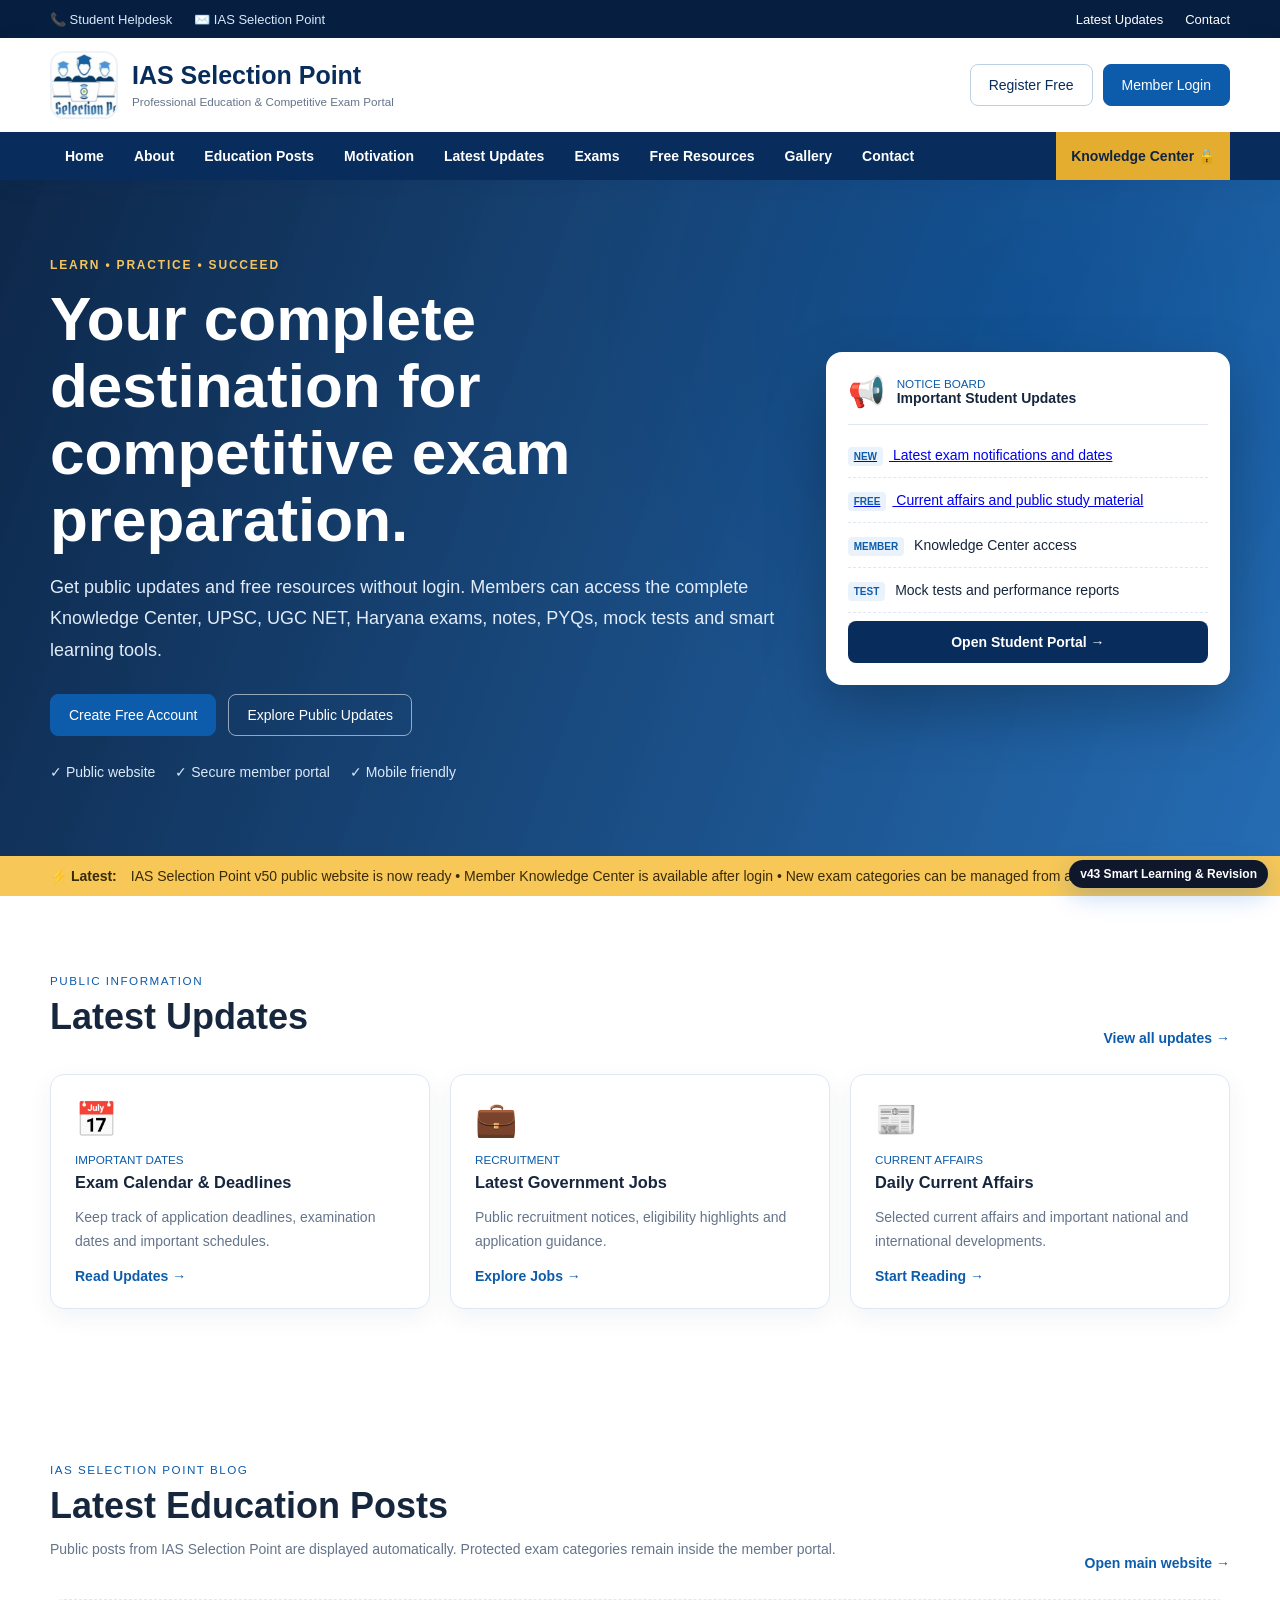
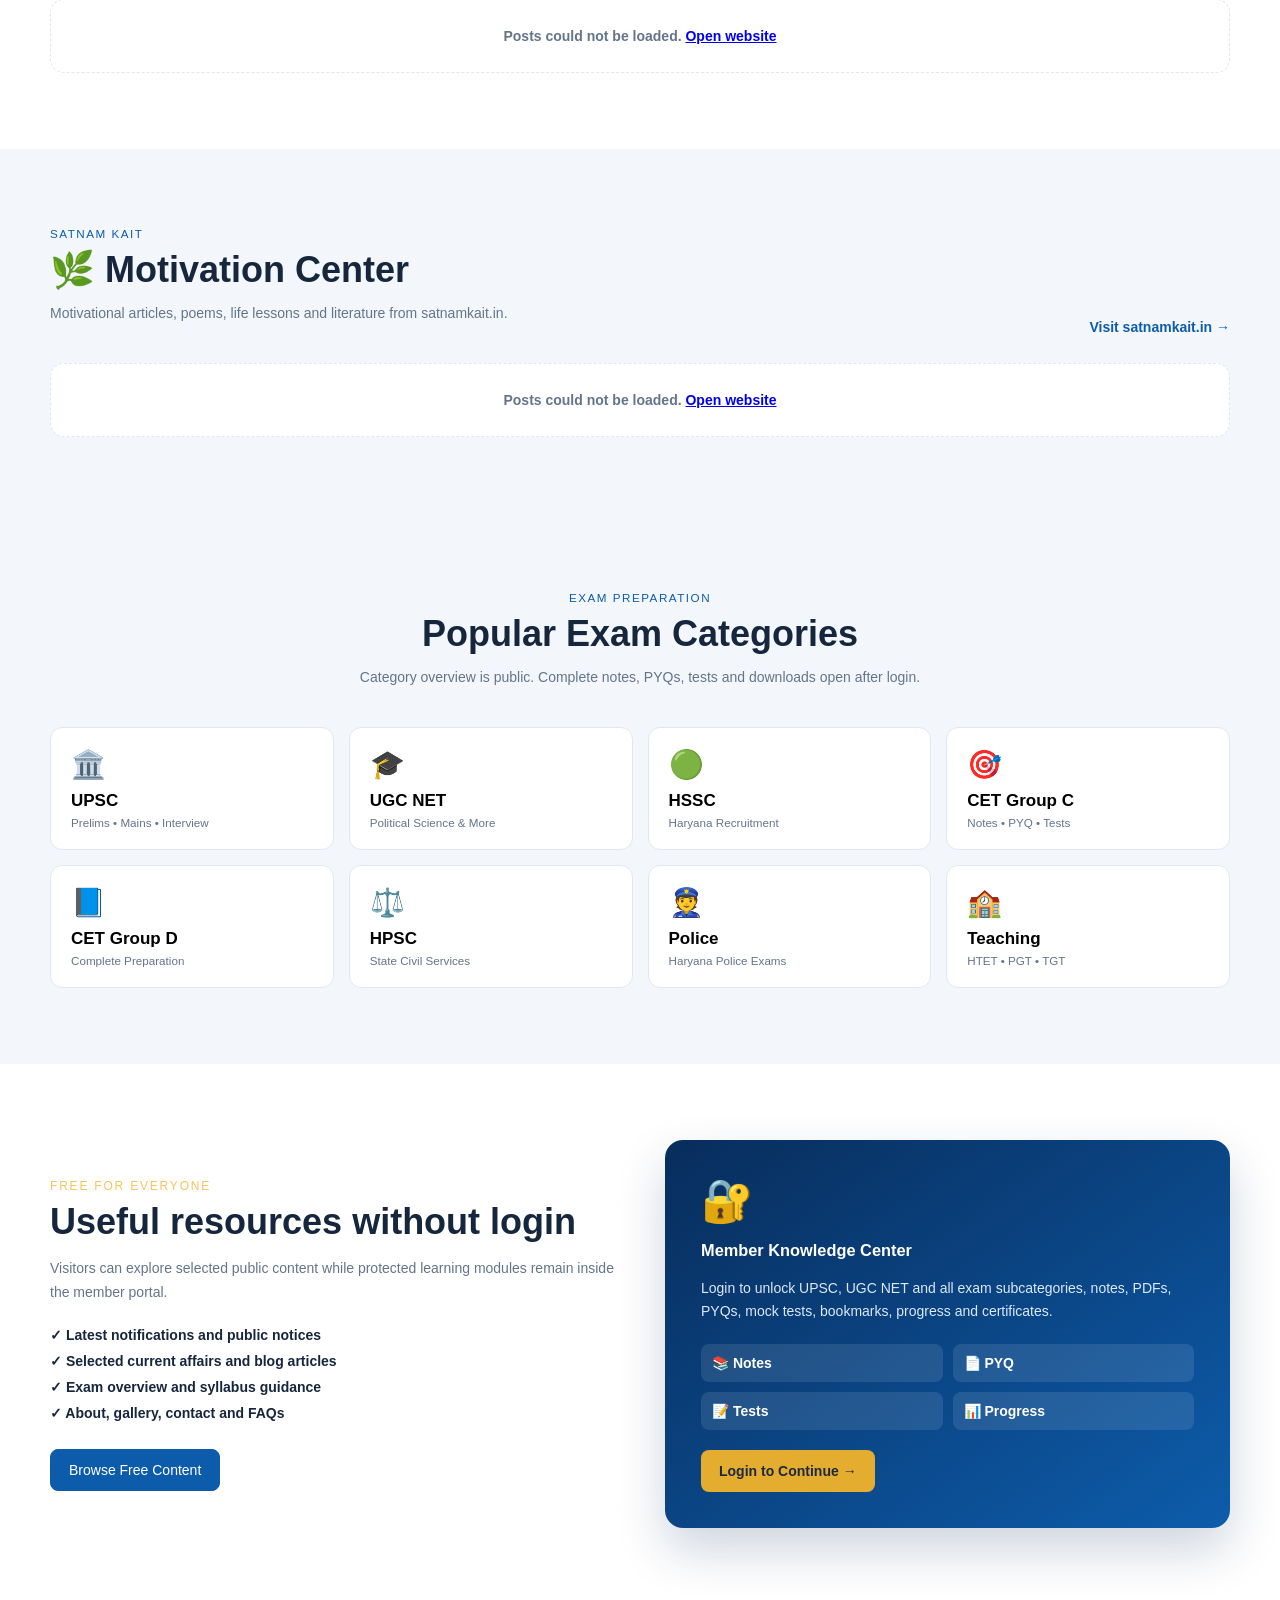
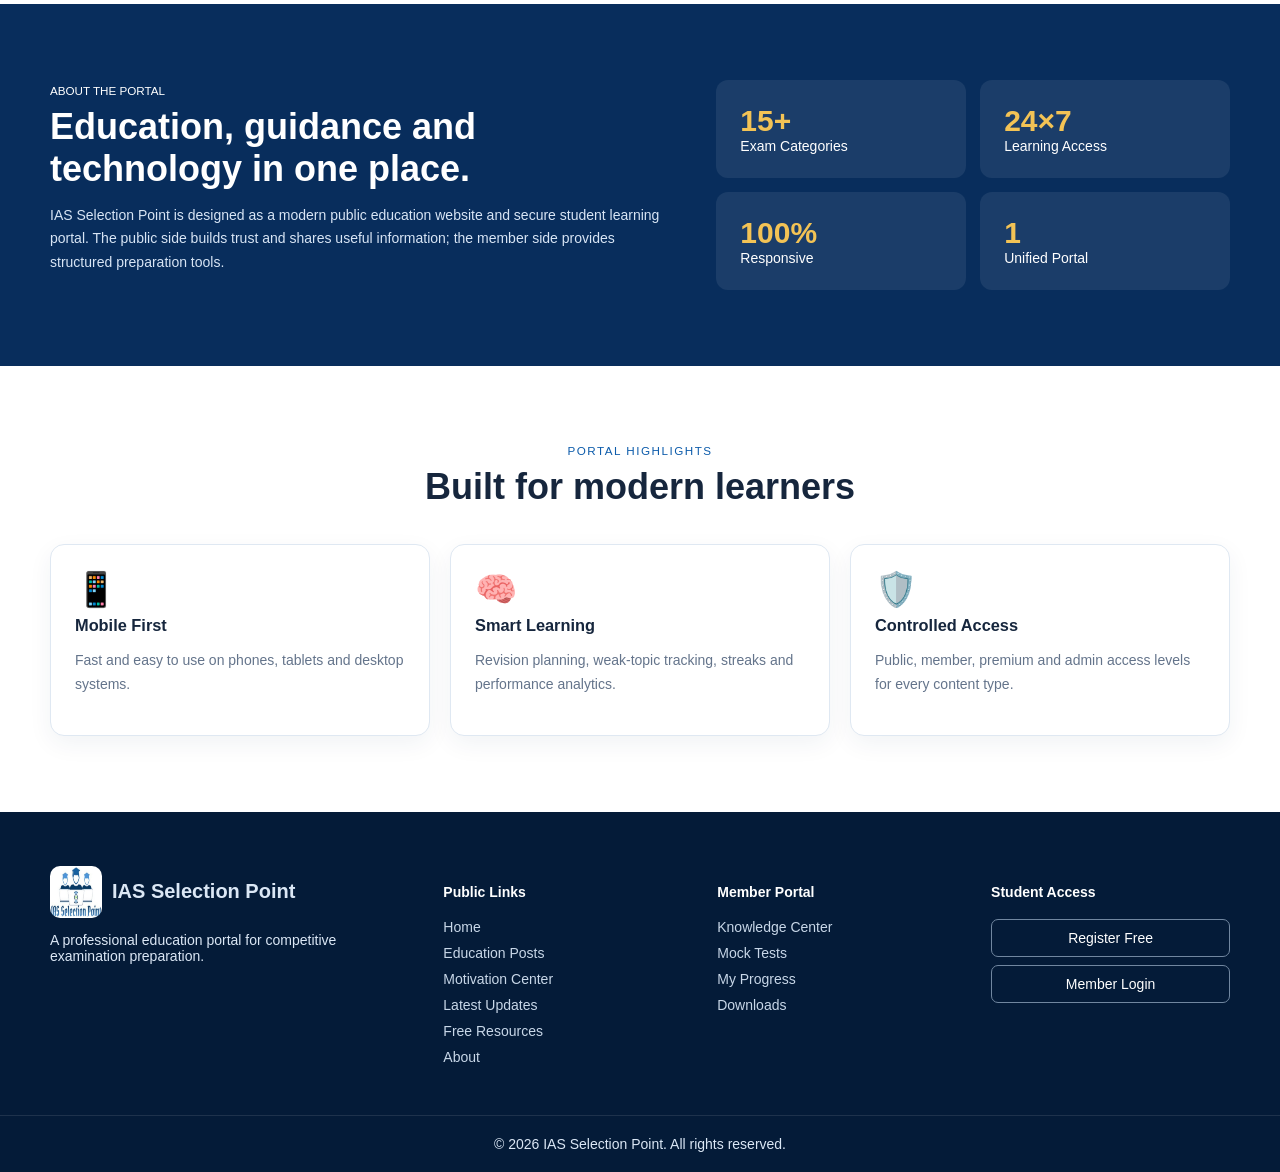
<file: dashboard.html>
<!DOCTYPE html>

<html lang="en">
<head>
<meta name="app-version" content="50.0.0">
<meta name="app-build" content="20260719-5000">
<meta charset="utf-8"/>
<meta content="width=device-width, initial-scale=1.0" name="viewport"/>
<title>Learning Portal | IAS Selection Point</title>
<link href="style.css?v=20260719-5000" rel="stylesheet"/>
<link href="manifest.webmanifest" rel="manifest"/>
<meta content="#0B2A55" name="theme-color"/>
<meta content="yes" name="mobile-web-app-capable"/>
<meta content="yes" name="apple-mobile-web-app-capable"/>
<meta content="default" name="apple-mobile-web-app-status-bar-style"/>
<link href="logo.jpg" rel="apple-touch-icon"/>
</head>
<body onload="loadDashboard()">
<div class="version-badge">v41.1.1 Install, Cache & Email Stability Hotfix</div>
<div class="loader-overlay" id="loaderOverlay">
<div class="loader-box">
<div class="spinner"></div>
<h3 id="loaderTitle">Loading...</h3>
<p id="loaderText">Opening your learning portal</p>
</div>
</div>
<div class="reader-modal" id="readerModal">
<div class="reader-top">
<button onclick="closeReader()">← Back</button>
<h3 id="readerTitle">Article</h3>
<div class="reader-controls">
<button onclick="changeReaderFont(-1)">A-</button>
<button onclick="changeReaderFont(1)">A+</button>
<button onclick="toggleReaderDark()">Dark</button>
<button onclick="readerFullScreen()">Full Screen</button>
</div>
</div>
<div class="reading-progress"><span id="readingProgress"></span></div>
<div class="reader-actionbar">
<button onclick="saveCurrentArticle()">🔖 Save</button>
<button onclick="shareCurrentArticle()">📤 Share</button>
<button onclick="copyCurrentArticleLink()">🔗 Copy Link</button>
</div>
<article class="reader-body" id="readerBody"></article>
</div>
<div class="footer-page-modal" id="footerPageModal">
<div class="footer-page-card">
<div class="footer-page-header">
<button onclick="closeFooterPage()">← Back</button>
<h3 id="footerPageTitle">Page</h3>
</div>
<div class="footer-page-content" id="footerPageContent"></div>
</div>
</div>
<button aria-label="Open menu" class="mobile-menu-button" id="mobileMenuButton" type="button">☰</button>
<div class="mobile-sidebar-backdrop" id="mobileSidebarBackdrop"></div>
<div class="portal-shell">
<aside class="sidebar-pro">
<div class="side-brand full-logo-brand">
<img alt="IAS Selection Point Logo" src="logo.jpg"/>
<p class="brand-slogan">Let's make your imagination true.</p>
</div>
<nav class="side-nav">
<button class="active" onclick="openDashSection('overview', this)">🏠 Dashboard</button>
<button onclick="openDashSection('knowledgeModule', this)">📚 Knowledge Center</button>
<button onclick="openDashSection('upscModule', this)">🎯 UPSC</button>
<button onclick="openDashSection('hsscModule', this)">🟢 HSSC</button>
<button id="v42ExamHubNav" onclick="openDashSection('v42ExamHubModule', this)">🚀 Exam Hub <span class="v42-new-tag">NEW</span></button>
<button id="v43SmartNav" onclick="openDashSection('v43SmartLearningModule', this)">🧠 Smart Learning <span class="v42-new-tag">NEW</span></button><button id="v37JobsNavButton" onclick="openDashSection('latestJobsModule', this)">💼 Latest Jobs</button>
<button onclick="openDashSection('ugcModule', this)">🎓 UGC</button>
<button onclick="openDashSection('library', this)">📖 My Library</button>
<button onclick="openDashSection('notes', this)">📝 Notes</button>
<button id="v39ProductivityNav" onclick="openDashSection('productivityHubModule', this)">🧠 Productivity Hub</button>
<button onclick="openDashSection('mockTestsModule', this)">📝 Mock Tests Pro</button>
<button onclick="openDashSection('dailyQuizModule', this)">🎯 Daily Quiz</button>
<button onclick="openDashSection('myResultsModule', this)">📊 My Results</button>
<button onclick="openDashSection('revisionCenterModule', this)">🎯 Revision Center</button>
<button id="v41SmartLearningNav" onclick="openDashSection('v41SmartLearningModule',this)">✨ Smart Learning</button><button id="v41NotificationsNav" onclick="openDashSection('v41NotificationsModule',this)">🔔 Notifications <span class="v41-unread-badge" id="v41UnreadBadge">0</span></button></nav>
</aside>
<main class="portal-main"><div class="v36-update-banner" hidden="" id="v36UpdateBanner">
<div><span>⬆️</span><div><b>Portal Update Available</b><small>A newer and more stable version is ready.</small></div></div>
<button onclick="applyV36Update()" type="button">Update Now</button>
</div>
<header class="portal-header learning-header">
<div>
<h1>Welcome, <span id="memberName">Member</span> 👋</h1>
<p><span id="memberEmail"></span> · <span id="memberStatus"></span></p>
</div>
<div class="header-actions">
<input id="globalSearch" oninput="runGlobalSearch()" placeholder="Search articles..."/>
<div class="v291-bell-wrap">
<button class="header-bell-btn" id="headerBellBtn" onclick="toggleV291Notifications(event)" type="button">🔔<span id="notificationBadge">0</span></button>
<div class="v291-notification-dropdown" id="v291NotificationDropdown">
<div class="v291-notification-head">
<div>
<b>Notifications</b>
<small>Admin notices and personal updates</small>
</div>
<button onclick="markAllNotificationsRead(); renderV291Notifications();" type="button">Mark all read</button>
</div>
<div class="v291-notification-list" id="v291NotificationList"></div>
</div>
</div>
<div class="v35-profile-menu-wrap">
<button class="v35-profile-trigger" id="v35ProfileTrigger" onclick="toggleV35ProfileMenu(event)" type="button">
<img alt="Profile photo" id="v35HeaderAvatar" src="logo.jpg"/>
<span><b id="v35HeaderName">Member</b><small>Professional Study Member</small></span><i>⌄</i>
</button>
<div class="v35-profile-menu" hidden="" id="v35ProfileMenu">
<div class="v35-profile-menu-head">
<img alt="Profile photo" id="v35MenuAvatar" src="logo.jpg"/>
<div><b id="v35MenuName">Member</b><small id="v35MenuEmail"></small><span>● Active</span></div>
</div>
<div class="v35-profile-menu-links">
<button onclick="openV35ProfileSection('profileView')">👤 View Profile</button>
<button onclick="openV35ProfileSection('profileEdit')">✏️ Edit Profile</button>
<button onclick="openV35ProfileSection('achievementsModule')">🏅 My Achievements</button>
<button onclick="openV35ProfileSection('xpLeaderboardModule')">⭐ XP &amp; Level</button>
<button onclick="openV35ProfileSection('readingHistoryModule')">📖 Reading History</button>
<button onclick="openV35ProfileSection('bookmarks')">🔖 Bookmarks</button>
<button onclick="openV35ProfileSection('notesCenterModule')">📝 My Notes</button>
<button onclick="openV35ProfileSection('performanceModule')">📊 Performance</button>
<button onclick="openV35ProfileSection('security')">🛡️ Account &amp; Security</button><button id="v36SystemMenuButton" onclick="openV35ProfileSection('systemStatusModule')">⚙️ System Status</button>
<button onclick="togglePortalTheme(); closeV35ProfileMenu()">🌙 Theme</button>
<button onclick="installV33App(); closeV35ProfileMenu()">📲 Install App</button>
<button id="v38VersionHistoryMenuBtn" onclick="openV35ProfileSection('versionHistoryModule')">📜 Version History</button><button onclick="openV35ProfileSection('supportModule')">🆘 Help &amp; Support</button><button class="logout" onclick="logout()">🚪 Logout</button>
</div>
</div>
</div></div>
</header><div class="v36-connection-bar online" id="v36ConnectionBar">
<span id="v36ConnectionDot"></span>
<b id="v36ConnectionText">Portal Connected</b>
<small id="v36ConnectionDetail">All services are available.</small>
<button onclick="runV36SystemCheck()" type="button">Check Status</button>
</div>
<div aria-label="Latest articles" class="v362-news-ticker" id="v362NewsTicker">
<div class="v362-news-label">
<span>⚡</span>
<b>Breaking News</b>
</div>
<div class="v362-news-window">
<marquee behavior="scroll" direction="left" id="v362NewsMarquee" onmouseenter="this.stop()" onmouseleave="this.start()" ontouchend="this.start()" ontouchstart="this.stop()" scrollamount="2" scrolldelay="45" truespeed="">
<span id="v362NewsContent">Latest articles are loading...</span>
</marquee>
</div>
<button aria-label="Pause news ticker" class="v362-ticker-toggle" id="v362TickerToggle" onclick="toggleV362Ticker()" type="button">⏸</button>
</div>
<section class="dash-section active" id="overview"><section class="v41-smart-banner" id="v41SmartBanner">
<div>
<span>✨</span>
<div>
<small>SMART LEARNING SYSTEM</small>
<h3 id="v41WelcomeTitle">Your personalized preparation dashboard</h3>
<p id="v41WelcomeSubtitle">Loading your recommendations, streak and weekly progress...</p>
</div>
</div>
<button onclick="openDashSection('v41SmartLearningModule')">Open Smart Learning</button>
</section><section class="v39-productivity-banner" id="v39ProductivityBanner">
<div>
<span>🧠</span>
<div>
<small>STUDENT PRODUCTIVITY SUITE</small>
<h3>Plan, Focus, Record and Improve</h3>
<p>Manage daily tasks, study sessions, personal notes and exam preparation from one place.</p>
</div>
</div>
<button onclick="openDashSection('productivityHubModule')">Open Productivity Hub</button>
</section>
<section class="v37-smart-focus" id="v37SmartFocus">
<div class="v37-focus-main">
<div class="v37-focus-icon">🧭</div>
<div>
<small>PERSONALIZED STUDY FOCUS</small>
<h3 id="v37FocusTitle">Preparing your learning plan...</h3>
<p id="v37FocusText">Your target examination and recent activity will be used to suggest the next step.</p>
</div>
</div>
<div class="v37-focus-actions">
<button onclick="openDashSection('dailyQuizModule')">Daily Quiz</button>
<button onclick="openDashSection('mockTestsModule')">Mock Tests</button>
<button onclick="openDashSection('latestJobsModule')">Job Alerts</button>
</div>
</section>
<section class="v37-today-grid">
<article>
<span>📖</span>
<div><small>TODAY'S READING</small><b id="v37TodayReading">0 Articles</b></div>
</article>
<article>
<span>🎯</span>
<div><small>DAILY QUIZ</small><b id="v37QuizRecommendation">10 Questions</b></div>
</article>
<article>
<span>💼</span>
<div><small>NEW JOB ALERTS</small><b id="v37JobAlertCount">Checking...</b></div>
</article>
<article>
<span>🔥</span>
<div><small>CURRENT STREAK</small><b id="v37SmartStreak">0 Days</b></div>
</article>
</section>
<div class="stats-grid-pro">
<div class="stat-card blue"><span>📚</span><h3>5</h3><p>Knowledge Center</p></div>
<div class="stat-card green"><span>🎯</span><h3>8</h3><p>UPSC Sections</p></div>
<div class="stat-card purple"><span>🎓</span><h3>10</h3><p>UGC Political Science</p></div>
<div class="stat-card orange"><span>⚡</span><h3>Fast</h3><p>Cached Reader</p></div>
</div>
<div class="pro-panel search-results-panel" id="searchResultsPanel" style="display:none;">
<div class="panel-head">
<h3>🔍 Search Results</h3>
<button class="mini-btn" onclick="clearGlobalSearch()">Clear</button>
</div>
<div class="post-list" id="globalSearchResults"></div>
</div>
<div class="two-col compact-two">
<div class="pro-panel progress-panel">
<div class="panel-head">
<h3>📊 Daily Study Progress</h3>
<button class="mini-btn" onclick="resetDailyProgress()">Reset</button>
</div>
<div class="progress-track"><span id="dailyProgressBar"></span></div>
<p class="muted" id="dailyProgressText">0 articles read today.</p>
</div>
<div class="pro-panel v291-quick-card">
<div class="panel-head">
<h3>🎯 Quick Access</h3>
</div>
<div class="v291-quick-actions">
<button onclick="openDashSection('revisionCenterModule')" type="button">Revision Center</button>
<button onclick="openDashSection('notesCenterModule')" type="button">My Notes</button>
<button onclick="openDashSection('performanceModule')" type="button">Performance</button>
</div>
</div>
</div>
<div class="two-col compact-two">
<div class="pro-panel">
<div class="panel-head">
<h3>🕒 Recently Read</h3>
<button class="mini-btn" onclick="openDashSection('library')">History</button>
</div>
<div class="recent-mini-box" id="recentlyReadBox">No recent article yet.</div>
</div>
<div class="pro-panel">
<h3>📈 Reading Statistics</h3>
<div class="mini-stats">
<span><b id="statToday">0</b><small>Today</small></span>
<span><b id="statSaved">0</b><small>Saved</small></span>
<span><b id="statFav">0</b><small>Favourites</small></span>
</div>
</div>
</div>
<div class="three-col">
<div class="pro-panel module-card knowledge-card" onclick="openDashSection('knowledgeModule')">
<h3>📚 Knowledge Center</h3>
<p>Current Affairs, News Articles, Current Content, News Cutting and GK.</p>
<button class="primary-btn">Open Module</button>
</div>
<div class="pro-panel module-card upsc-card" onclick="openDashSection('upscModule')">
<h3>🎯 UPSC</h3>
<p>GS Papers, Essay, Optional Papers and Interview preparation.</p>
<button class="primary-btn">Open Module</button>
</div>
<div class="pro-panel module-card ugc-card" onclick="openDashSection('ugcModule')">
<h3>🎓 UGC</h3>
<p>Political Science sub-module with complete category reader.</p>
<button class="primary-btn">Open Module</button>
</div>
</div>
<div class="two-col">
<div class="pro-panel">
<div class="panel-head">
<h3>🔥 Latest Articles</h3>
<button class="mini-btn" onclick="loadLatestArticles()">Refresh</button>
</div>
<div class="post-list" id="latestArticles">
<p class="muted">Latest articles will load automatically.</p>
</div>
</div>
<div class="pro-panel">
<h3 class="hide-continue-title">📌 Continue Reading</h3>
<div class="continue-box" id="continueReading">No article opened yet.</div>
</div>
</div>
</section>
<section class="dash-section" id="knowledgeModule">
<div class="pro-panel">
<h3>📚 Knowledge Center</h3>
<p class="muted">Select a category. Articles will open inside the portal.</p>
<div class="private-cat-grid" id="knowledgeGrid"></div>
</div>
<div class="pro-panel">
<div class="panel-head">
<h3 id="knowledgePostTitle">Select a category</h3>
<input id="knowledgeSearch" oninput="filterLoadedPosts()" placeholder="Search articles..."/>
</div>
<div class="post-list" id="knowledgePostList"><p class="muted">Select a Knowledge Center category.</p></div>
</div>
</section>
<section class="dash-section" id="upscModule">
<div class="pro-panel">
<h3>🎯 UPSC</h3>
<p class="muted">GS, Essay, Optional Subject and Interview sections.</p>
<h4 class="module-subtitle">General Studies</h4>
<div class="private-cat-grid" id="upscGrid"></div>
<h4 class="module-subtitle">Optional Subject</h4>
<div class="private-cat-grid" id="optionalGrid"></div>
</div>
<div class="pro-panel">
<div class="panel-head">
<h3 id="upscPostTitle">Select a category</h3>
<input id="upscSearch" oninput="filterLoadedPosts()" placeholder="Search articles..."/>
</div>
<div class="post-list" id="upscPostList"><p class="muted">Select a UPSC category.</p></div>
</div>
</section>
<section class="dash-section" id="hsscModule"><div class="pro-panel"><div class="panel-head"><div><h3>🟢 HSSC &amp; Haryana Exams</h3><p class="muted">Dynamic categories linked with Blogger labels.</p></div><button class="mini-btn" onclick="loadV32HsscOverview()">Refresh</button></div><div class="v32-hssc-intro"><div><span class="v32-hssc-logo">HR</span><div><h2>Haryana Exam Preparation</h2><p>Haryana CET, HSSC and Haryana GK content in one place.</p></div></div></div><div class="v32-hssc-grid" id="v32HsscCategoryGrid"></div><div class="v32-hssc-post-area" id="v32HsscPostArea"><p class="muted">Choose a category to load articles.</p></div></div></section>
<section class="dash-section" id="ugcModule">
<div class="pro-panel">
<h3>🎓 UGC</h3>
<p class="muted">Sub-module: Political Science</p>
<h4 class="module-subtitle">Political Science</h4>
<div class="private-cat-grid" id="politicalScienceGrid"></div>
</div>
<div class="pro-panel">
<div class="panel-head">
<h3 id="ugcPostTitle">Select a category</h3>
<input id="ugcSearch" oninput="filterLoadedPosts()" placeholder="Search articles..."/>
</div>
<div class="post-list" id="ugcPostList"><p class="muted">Select a Political Science category.</p></div>
</div>
</section>
<section class="dash-section" id="notificationsModule">
<div class="pro-panel">
<div class="panel-head">
<h3>🔔 Notification Center</h3>
<button class="mini-btn" onclick="markAllNotificationsRead()">Mark all as read</button>
</div>
<div class="post-list" id="notificationsList"></div>
</div>
</section>
<section class="dash-section" id="library">
<div class="pro-panel">
<h3>📖 My Library</h3>
<p class="muted">Recently opened articles will appear here.</p>
<div class="post-list" id="readingHistory"></div>
</div>
</section>
<section class="dash-section" id="profileView">
<div class="pro-panel v352-profile-panel">
<div class="v352-profile-view-head">
<img alt="Member profile photo" id="v352ViewPhoto" src="logo.jpg"/>
<div>
<span class="eyebrow">MEMBER PROFILE</span>
<h2 id="v352ViewName">Member</h2>
<p id="v352ViewEmail"></p>
<span class="v352-active-pill">● Active Member</span>
</div>
<button class="mini-btn" onclick="openV35ProfileSection('profileEdit')" type="button">Edit Profile</button>
</div>
<div class="v352-profile-details">
<div><small>Mobile Number</small><b id="v352ViewMobile">Not provided</b></div>
<div><small>Qualification</small><b id="v352ViewQualification">Not provided</b></div>
<div><small>Target Examination</small><b id="v352ViewExam">Not provided</b></div>
<div><small>State</small><b id="v352ViewState">Not provided</b></div>
<div><small>District</small><b id="v352ViewDistrict">Not provided</b></div>
<div><small>Preferred Subject</small><b id="v352ViewSubject">Not provided</b></div>
<div><small>Date of Birth</small><b id="v352ViewDob">Not provided</b></div>
<div><small>Gender</small><b id="v352ViewGender">Not provided</b></div>
<div><small>Occupation</small><b id="v352ViewOccupation">Not provided</b></div>
<div class="wide"><small>Preparation Note</small><b id="v352ViewBio">Not provided</b></div>
</div>
</div>
</section>
<section class="dash-section" id="profileEdit">
<div class="pro-panel v352-profile-panel">
<div class="panel-head">
<div>
<h3>Edit Profile</h3>
<p class="muted">Update only the information that is relevant to your preparation.</p>
</div>
<button class="mini-btn" onclick="openV35ProfileSection('profileView')" type="button">View Profile</button>
</div><div class="v362-photo-editor">
<div class="v362-photo-preview">
<img alt="Member profile photo" id="v291ProfilePhoto" src="logo.jpg"/>
<div>
<b>Profile Photo</b>
<small>Upload a clear JPG, PNG or WebP image up to 2 MB.</small>
</div>
</div>
<div class="v362-photo-actions">
<label class="v362-upload-button" for="v362ProfilePhotoInput">
              📷 Upload Photo
            </label>
<input accept="image/jpeg,image/png,image/webp" id="v362ProfilePhotoInput" onchange="handleV362ProfilePhoto(event)" type="file"/>
<button class="v362-remove-button" onclick="removeV362ProfilePhoto()" type="button">Remove</button>
</div>
</div>
<div class="form-grid profile-pro-grid v291-profile-grid v352-profile-edit-grid">
<input id="profileName" placeholder="Full name"/>
<input id="profileMobile" placeholder="Mobile / WhatsApp number"/>
<select id="v291Qualification">
<option value="">Select qualification</option>
<option value="10th">10th</option>
<option value="12th">12th</option>
<option value="Diploma">Diploma</option>
<option value="Graduate">Graduate</option>
<option value="Post Graduate">Post Graduate</option>
<option value="B.Ed.">B.Ed.</option>
<option value="M.Ed.">M.Ed.</option>
<option value="Ph.D.">Ph.D.</option>
<option value="Other">Other</option>
</select>
<select id="profileExam">
<option value="">Select target examination</option>
<option value="UPSC">UPSC</option>
<option value="HPSC">HPSC</option>
<option value="HSSC">HSSC</option>
<option value="Haryana CET (Group C)">Haryana CET (Group C)</option>
<option value="Haryana CET (Group D)">Haryana CET (Group D)</option>
<option value="Haryana Police">Haryana Police</option>
<option value="UGC NET (Political Science)">UGC NET (Political Science)</option>
<option value="SSC">SSC</option>
<option value="Banking">Banking</option>
<option value="Railway">Railway</option>
<option value="Other">Other</option>
</select>
<select id="v291State">
<option value="">Select state / union territory</option>
</select>
<select disabled="" id="v291District">
<option value="">Select district</option>
</select>
<input id="profileSubject" placeholder="Preferred / optional subject"/>
<input aria-label="Date of birth" id="v291Dob" type="date"/>
<select id="v291Gender">
<option value="">Select gender</option>
<option value="Male">Male</option>
<option value="Female">Female</option>
<option value="Other">Other</option>
</select>
<input id="v291Occupation" placeholder="Occupation"/>
<textarea id="profileBio" placeholder="Short preparation note"></textarea>
</div>
<button class="primary-btn" onclick="saveV352Profile()" type="button">Save Profile</button>
<p class="small-msg" id="profileMsg"></p>
</div>
</section>
<section class="dash-section" id="notes">
<div class="pro-panel">
<h3>📝 My Notes</h3>
<input id="noteTitle" placeholder="Note title"/>
<textarea id="noteBody" placeholder="Write your study note..."></textarea>
<button class="primary-btn" onclick="addNote()">Add Note</button>
<div class="list-box" id="notesList"></div>
</div>
</section>
<section class="dash-section" id="bookmarks">
<div class="pro-panel">
<h3>🔖 My Bookmarks</h3>
<input id="bookmarkTitle" placeholder="Bookmark title"/>
<input id="bookmarkUrl" placeholder="Article URL or note"/>
<button class="primary-btn" onclick="addBookmark()">Save Bookmark</button>
<div class="list-box" id="bookmarksList"></div>
</div>
</section>
<section class="dash-section" id="studyToolsModule">
<div class="two-col compact-two">
<div class="pro-panel">
<h3>⏱️ Study Timer</h3>
<p class="muted">Use Pomodoro style focused study sessions.</p>
<div class="timer-card">
<div id="pomodoroTime">25:00</div>
<div class="timer-actions">
<button class="primary-btn" onclick="startPomodoro()">Start</button>
<button class="mini-btn" onclick="pausePomodoro()">Pause</button>
<button class="mini-btn" onclick="resetPomodoro()">Reset</button>
</div>
</div>
</div>
<div class="pro-panel">
<h3>🎯 Quick Study Actions</h3>
<div class="quick-actions">
<button onclick="openDashSection('knowledgeModule')">Knowledge Center</button>
<button onclick="openDashSection('upscModule')">UPSC</button>
<button onclick="openDashSection('ugcModule')">UGC</button>
<button onclick="openDashSection('notes')">Notes</button>
</div>
</div>
</div>
</section>
<section class="dash-section" id="latestJobsModule">
<div class="pro-panel v37-jobs-panel">
<div class="panel-head">
<div>
<h3>Latest Jobs &amp; Examination Alerts</h3>
<p class="muted">Fresh government job, admit card, result and answer-key updates from credited sources.</p>
</div>
<button class="mini-btn" onclick="loadV37JobAlerts(true)">Refresh</button>
</div>
<div class="v37-source-notice">
<span>ℹ️</span>
<p>Listings are summaries with source credit. Open the original notification before applying or making any decision.</p>
</div>
<div class="v37-job-tabs">
<button class="active" data-v37-category="latest" onclick="setV37JobCategory('latest',this)">Latest Jobs</button>
<button data-v37-category="haryana" onclick="setV37JobCategory('haryana',this)">Haryana Jobs</button>
<button data-v37-category="admit-card" onclick="setV37JobCategory('admit-card',this)">Admit Cards</button>
<button data-v37-category="result" onclick="setV37JobCategory('result',this)">Results</button>
<button data-v37-category="answer-key" onclick="setV37JobCategory('answer-key',this)">Answer Keys</button>
</div>
<div class="v37-jobs-status" id="v37JobsStatus">
<p class="muted">Open this module to load the latest alerts.</p>
</div>
<div class="v37-jobs-list" id="v37JobsList"></div>
</div>
</section><section class="dash-section" id="supportModule">
<div class="two-col compact-two">
<div class="pro-panel">
<h3>🎫 Create Support Ticket</h3>
<select id="ticketCategory">
<option value="Technical Issue">Technical Issue</option>
<option value="Login Problem">Login Problem</option>
<option value="Content Issue">Content Issue</option>
<option value="Account Issue">Account Issue</option>
<option value="Feedback">Feedback</option>
<option value="Feature Request">Feature Request</option>
</select>
<input id="ticketSubject" placeholder="Ticket subject"/>
<textarea id="ticketMessage" placeholder="Describe your issue clearly..."></textarea>
<button class="primary-btn" onclick="createSupportTicket()">Submit Ticket</button>
<p class="small-msg" id="ticketMsg"></p>
</div>
<div class="pro-panel">
<h3>📋 My Tickets</h3>
<div class="ticket-list" id="myTicketsList"><p class="muted">Your tickets will appear here.</p></div>
</div>
</div>
</section>
<section class="dash-section" id="performanceModule">
<div class="performance-hero">
<div>
<span class="eyebrow">STUDENT PERFORMANCE</span>
<h2>Track Your Learning Journey</h2>
<p>Build consistency, complete daily goals and unlock achievement badges.</p>
</div>
<div class="streak-orb">
<strong id="currentStreak">0</strong>
<span>Day Streak 🔥</span>
</div>
</div>
<div class="stats-grid-pro performance-stats">
<div class="stat-card blue"><span>📖</span><h3 id="totalReadStat">0</h3><p>Total Articles Read</p></div>
<div class="stat-card green"><span>✅</span><h3 id="weeklyReadStat">0</h3><p>Read This Week</p></div>
<div class="stat-card purple"><span>🏆</span><h3 id="badgeCountStat">0</h3><p>Badges Earned</p></div>
<div class="stat-card orange"><span>🎯</span><h3 id="goalPercentStat">0%</h3><p>Goal Completion</p></div>
</div>
<div class="two-col compact-two">
<div class="pro-panel">
<div class="panel-head">
<div>
<h3>📅 Reading Calendar</h3>
<p class="muted">Last 28 days activity</p>
</div>
</div>
<div class="reading-calendar" id="readingCalendar"></div>
</div>
<div class="pro-panel">
<h3>🏅 Achievements</h3>
<div class="achievement-grid" id="achievementGrid"></div>
</div>
</div>
<div class="two-col compact-two">
<div class="pro-panel">
<h3>📈 Weekly Progress</h3>
<div class="weekly-bars" id="weeklyProgressChart"></div>
</div>
<div class="pro-panel">
<h3>🎯 Study Goal</h3>
<div class="goal-ring-wrap">
<div class="goal-ring" id="goalRing"><span id="goalRingText">0%</span></div>
<div>
<b id="goalDescription">0 of 5 articles completed today</b>
<p class="muted">Complete 5 articles daily to maintain your streak.</p>
</div>
</div>
</div>
</div>
</section>
<section class="dash-section" id="readingHistoryModule">
<div class="pro-panel">
<div class="panel-head">
<div><h3>🕒 Reading History</h3><p class="muted">Recently opened articles and saved reading position.</p></div>
<button class="mini-btn" onclick="clearReadingHistory()">Clear History</button>
</div>
<div class="history-list" id="readingHistoryList"></div>
</div>
</section>
<section class="dash-section" id="notesCenterModule">
<div class="pro-panel">
<div class="panel-head">
<div>
<h3>📝 My Notes</h3>
<p class="muted">Personal notes saved from articles.</p>
</div>
<input id="notesSearch" oninput="renderV28Notes()" placeholder="Search notes..."/>
</div>
<div class="v41 Smart Learning &amp; Professional Communication Suite" id="v41 Smart Learning &amp; Professional Communication Suite"></div>
</div>
</section>
<section class="dash-section" id="revisionCenterModule">
<div class="pro-panel">
<div class="panel-head">
<div>
<h3>🎯 Revision Center</h3>
<p class="muted">Review articles scheduled for revision.</p>
</div>
<span class="revision-due-badge" id="revisionDueBadge">0 due</span>
</div>
<div class="revision-filter-row">
<button onclick="setRevisionFilter('all')">All</button>
<button onclick="setRevisionFilter('due')">Due</button>
<button onclick="setRevisionFilter('upcoming')">Upcoming</button>
<button onclick="setRevisionFilter('completed')">Completed</button>
</div>
<div class="v41 Smart Learning &amp; Professional Communication Suite" id="v41 Smart Learning &amp; Professional Communication Suite"></div>
</div>
</section>
<section class="dash-section" id="mockTestsModule">
<div class="pro-panel"><div class="v40-cbt-entry" id="v40CbtEntry">
<div><span>🖥️</span><div><small>PROFESSIONAL EXAM MODE</small><h3>CBT Mock Test Engine</h3>
<p>Full-screen exam interface with timer, question palette, review status, negative marking and result analysis.</p></div></div>
<button onclick="loadV40AvailableTests()" type="button">Open CBT Tests</button>
</div><div class="v40-test-grid" id="v40AvailableTests"></div>
<div class="panel-head">
<div>
<h3>📝 Mock Tests</h3>
<p class="muted">Practice competitive exam tests with timer and instant results.</p>
</div>
<button class="mini-btn" onclick="loadV31Tests()">Refresh Tests</button>
</div>
<div class="v41 Smart Learning &amp; Professional Communication Suite" id="v41 Smart Learning &amp; Professional Communication Suite"><p class="muted">Loading tests...</p></div>
</div>
</section>
<section class="dash-section" id="myResultsModule">
<div class="pro-panel">
<div class="panel-head">
<div>
<h3>📊 My Test Results</h3>
<p class="muted">Review previous attempts and performance.</p>
</div>
</div>
<div class="v41 Smart Learning &amp; Professional Communication Suite" id="v41 Smart Learning &amp; Professional Communication Suite"><p class="muted">No attempts yet.</p></div>
</div>
</section>
<section class="dash-section" id="v41 Smart Learning &amp; Professional Communication Suite">
<div class="v41 Smart Learning &amp; Professional Communication Suite">
<header class="v41 Smart Learning &amp; Professional Communication Suite">
<div>
<span class="eyebrow">LIVE MOCK TEST</span>
<h2 id="v41 Smart Learning &amp; Professional Communication Suite">Mock Test</h2>
</div>
<div class="v41 Smart Learning &amp; Professional Communication Suite">⏱ <span id="v41 Smart Learning &amp; Professional Communication Suite">00:00</span></div>
</header>
<div class="v41 Smart Learning &amp; Professional Communication Suite">
<main class="v41 Smart Learning &amp; Professional Communication Suite">
<div class="v41 Smart Learning &amp; Professional Communication Suite">
<span id="v41 Smart Learning &amp; Professional Communication Suite">Question 1</span>
<span id="v41 Smart Learning &amp; Professional Communication Suite">Not Answered</span>
</div>
<h3 id="v41 Smart Learning &amp; Professional Communication Suite"></h3>
<div class="v41 Smart Learning &amp; Professional Communication Suite" id="v41 Smart Learning &amp; Professional Communication Suite"></div>
<div class="v41 Smart Learning &amp; Professional Communication Suite">
<button onclick="v41 Smart Learning &amp; Professional Communication Suite">← Previous</button>
<button onclick="v41 Smart Learning &amp; Professional Communication Suite">Clear Response</button>
<button onclick="v41 Smart Learning &amp; Professional Communication Suite">Mark for Review</button>
<button onclick="v41 Smart Learning &amp; Professional Communication Suite">Next →</button>
</div>
</main>
<aside class="v41 Smart Learning &amp; Professional Communication Suite">
<h4>Question Palette</h4>
<div class="v41 Smart Learning &amp; Professional Communication Suite">
<span><i class="answered"></i> Answered</span>
<span><i class="review"></i> Review</span>
<span><i class="unanswered"></i> Unanswered</span>
</div>
<div class="v41 Smart Learning &amp; Professional Communication Suite" id="v41 Smart Learning &amp; Professional Communication Suite"></div>
<button class="v41 Smart Learning &amp; Professional Communication Suite" onclick="submitV31Test(false)">Submit Test</button>
</aside>
</div>
</div>
</section>
<section class="dash-section" id="v41 Smart Learning &amp; Professional Communication Suite">
<div class="pro-panel">
<div class="v41 Smart Learning &amp; Professional Communication Suite">
<span>🏆</span>
<h2 id="v41 Smart Learning &amp; Professional Communication Suite">Test Completed</h2>
<p id="v41 Smart Learning &amp; Professional Communication Suite"></p>
</div>
<div class="stats-grid-pro">
<div class="stat-card blue"><span>🎯</span><h3 id="v41 Smart Learning &amp; Professional Communication Suite">0</h3><p>Score</p></div>
<div class="stat-card green"><span>✅</span><h3 id="v41 Smart Learning &amp; Professional Communication Suite">0</h3><p>Correct</p></div>
<div class="stat-card orange"><span>❌</span><h3 id="v41 Smart Learning &amp; Professional Communication Suite">0</h3><p>Wrong</p></div>
<div class="stat-card purple"><span>⏭</span><h3 id="v41 Smart Learning &amp; Professional Communication Suite">0</h3><p>Unanswered</p></div>
</div>
<div class="v41 Smart Learning &amp; Professional Communication Suite" id="v41 Smart Learning &amp; Professional Communication Suite"></div>
<button class="primary-btn" onclick="openDashSection('mockTestsModule')">Back to Tests</button>
</div>
</section>
<section class="dash-section" id="achievementsModule">
<div class="pro-panel">
<div class="panel-head">
<div>
<h3>🏆 My Achievements</h3>
<p class="muted">Reading milestones, badges and reward progress.</p>
</div>
<button class="mini-btn" onclick="loadV317Achievements()">Refresh</button>
</div>
<div class="v317-achievement-summary">
<div>
<small>TOTAL BADGES</small>
<b id="v317TotalBadges">0</b>
</div>
<div>
<small>ARTICLES READ</small>
<b id="v317ArticlesRead">0</b>
</div>
<div>
<small>NEXT MILESTONE</small>
<b id="v317NextMilestone">10</b>
</div>
</div>
<div class="v317-progress-wrap">
<div class="v317-progress-head">
<span>Reading Progress</span>
<b id="v317ProgressText">0 / 10</b>
</div>
<div class="v317-progress-track"><span id="v317ProgressBar"></span></div>
</div>
<div class="v317-badge-grid" id="v317BadgeGrid"></div>
<div class="v317-achievement-timeline" id="v317AchievementTimeline"></div>
</div>
</section>
<section class="dash-section" id="dailyQuizModule">
<div class="pro-panel">
<div class="panel-head">
<div>
<h3>🎯 Daily Quiz Challenge</h3>
<p class="muted">10 questions every day. Earn XP and maintain your streak.</p>
</div>
<button class="mini-btn" onclick="loadV33DailyQuiz()">Refresh</button>
</div>
<div class="v33-quiz-intro" id="v33QuizIntro">
<div>
<span>🧠</span>
<div>
<h2>Today's Challenge</h2>
<p>Questions are selected automatically from the portal question bank.</p>
</div>
</div>
<button onclick="startV33DailyQuiz()" type="button">Start Daily Quiz</button>
</div>
<div class="v33-quiz-message" id="v33QuizUnavailable"></div>
<div class="v33-quiz-player" hidden="" id="v33QuizPlayer">
<header>
<div>
<small>DAILY QUIZ</small>
<h3 id="v33QuizQuestionNumber">Question 1 of 10</h3>
</div>
<div class="v33-quiz-timer">⏱ <span id="v33QuizTimer">10:00</span></div>
</header>
<div class="v33-quiz-progress"><span id="v33QuizProgressBar"></span></div>
<h3 id="v33QuizQuestionText"></h3>
<div class="v33-quiz-options" id="v33QuizOptions"></div>
<div class="v33-quiz-actions">
<button onclick="v33QuizPrevious()" type="button">← Previous</button>
<button onclick="v33QuizNext()" type="button">Next →</button>
<button class="submit" onclick="submitV33DailyQuiz(false)" type="button">Submit Quiz</button>
</div>
</div>
<div class="v33-quiz-result" hidden="" id="v33QuizResult"></div>
</div>
</section>
<section class="dash-section" id="xpLeaderboardModule">
<div class="pro-panel">
<div class="panel-head">
<div>
<h3>🏆 XP Leaderboard</h3>
<p class="muted">Top learners based on Daily Quiz XP.</p>
</div>
<button class="mini-btn" onclick="loadV33Leaderboard()">Refresh</button>
</div>
<div class="v33-my-rank-card" id="v33MyRankCard"></div>
<div class="v33-leaderboard-list" id="v33LeaderboardList">
<p class="muted">Loading leaderboard...</p>
</div>
</div>
</section>
<section class="dash-section" id="systemStatusModule">
<div class="pro-panel v36-system-panel">
<div class="panel-head">
<div>
<h3>System Status</h3>
<p class="muted">Review portal connectivity, session, application and service health.</p>
</div>
<button class="mini-btn" onclick="runV36SystemCheck()" type="button">Run Check</button>
</div>
<div class="v36-system-summary" id="v36SystemSummary">
<div><small>PORTAL API</small><b id="v36ApiStatus">Checking</b></div>
<div><small>SESSION</small><b id="v36SessionStatus">Checking</b></div>
<div><small>NETWORK</small><b id="v36NetworkStatus">Checking</b></div>
<div><small>APPLICATION</small><b id="v36PwaStatus">Checking</b></div>
</div>
<div class="v36-system-details" id="v36SystemDetails">
<p class="muted">Select “Run Check” to review system health.</p>
</div>
<div class="v36-system-actions">
<button onclick="retryV36DashboardData()" type="button">Refresh Dashboard Data</button>
<button onclick="clearV36PortalCache()" type="button">Clear Portal Cache</button>
<button onclick="installV33App()" type="button">Install Application</button>
</div>
</div>
</section><section class="dash-section" id="security">
<div class="pro-panel">
<h3>🔐 Change Password</h3>
<input id="oldPassword" placeholder="Old password" type="password"/>
<input id="newPassword" placeholder="New password" type="password"/>
<button class="primary-btn" onclick="changePassword()">Change Password</button>
<p class="small-msg" id="securityMsg"></p>
</div>
</section>
<footer class="portal-footer">
<div class="footer-brand">
<img alt="IAS Selection Point" src="logo.jpg"/>
<div>
<b>IAS Selection Point</b>
<span>Let's make your imagination true.</span>
</div>
</div>
<div class="footer-links footer-pipe-links">
<button onclick="openFooterPage('about')">About Us</button>
<span>|</span>
<button onclick="openFooterPage('contact')">Contact Us</button>
<span>|</span>
<button onclick="openFooterPage('cookies')">Cookies Policy</button>
<span>|</span>
<button onclick="openFooterPage('privacy')">Privacy Policy</button>
<span>|</span>
<button onclick="openFooterPage('terms')">Terms &amp; Conditions</button>
<span>|</span>
<button onclick="openFooterPage('disclaimer')">Disclaimer</button>
</div>
<div class="footer-copy">© <span id="copyrightYear"></span> IAS Selection Point. All Rights Reserved.</div>
</footer>
<section class="dash-section" id="versionHistoryModule">
<div class="pro-panel">
<div class="panel-head">
<div>
<h3>Version History</h3>
<p class="muted">Review recent improvements, new features and bug fixes.</p>
</div>
<button class="mini-btn" onclick="loadV38VersionHistory()">Refresh</button>
</div>
<div class="v38-version-history" id="v38UserVersionHistory">
<p class="muted">Loading version history...</p>
</div>
</div>
</section><section class="dash-section" id="productivityHubModule">
<div class="v39-productivity-hero">
<div>
<span class="eyebrow">STUDENT PRODUCTIVITY SUITE</span>
<h2>Build a Consistent Preparation Routine</h2>
<p>Plan your work, study with focus, create structured notes and track measurable progress.</p>
</div>
<div class="v39-productivity-score">
<small>PRODUCTIVITY SCORE</small>
<strong id="v39ProductivityScore">0%</strong>
</div>
</div>
<div class="v39-productivity-tabs">
<button class="active" onclick="showV39ProductivityTab('planner',this)">Study Planner</button>
<button onclick="showV39ProductivityTab('timer',this)">Focus Timer</button>
<button onclick="showV39ProductivityTab('notes',this)">Notes Pro</button>
<button onclick="showV39ProductivityTab('analytics',this)">Analytics</button>
<button onclick="showV39ProductivityTab('roadmap',this)">Exam Roadmap</button>
</div>
<div class="v39-tab-panel active" id="v39TabPlanner">
<div class="v39-two-column">
<div class="pro-panel">
<div class="panel-head">
<div>
<h3>Create Study Task</h3>
<p class="muted">Add a clear and measurable preparation task.</p>
</div>
</div>
<input id="v39TaskTitle" placeholder="Task title"/>
<div class="v39-form-grid">
<select id="v39TaskCategory">
<option value="General Study">General Study</option>
<option value="Reading">Reading</option>
<option value="Revision">Revision</option>
<option value="Mock Test">Mock Test</option>
<option value="Daily Quiz">Daily Quiz</option>
<option value="Current Affairs">Current Affairs</option>
<option value="Haryana GK">Haryana GK</option>
</select>
<input id="v39TaskDate" type="date"/>
<select id="v39TaskPriority">
<option value="Medium">Medium Priority</option>
<option value="High">High Priority</option>
<option value="Low">Low Priority</option>
</select>
<input id="v39TaskMinutes" max="600" min="5" placeholder="Minutes" type="number" value="30"/>
</div>
<textarea id="v39TaskNote" placeholder="Optional task note"></textarea>
<button class="primary-btn" onclick="createV39StudyTask()">Add Task</button>
<p class="small-msg" id="v39PlannerMsg"></p>
</div>
<div class="pro-panel">
<div class="panel-head">
<div>
<h3>Today's Plan</h3>
<p class="muted">Complete your scheduled tasks to improve consistency.</p>
</div>
<button class="mini-btn" onclick="loadV39StudyTasks()">Refresh</button>
</div>
<div class="v39-summary-grid" id="v39PlannerSummary"></div>
<div class="v39-task-list" id="v39TaskList">
<p class="muted">Loading study tasks...</p>
</div>
</div>
</div>
</div>
<div class="v39-tab-panel" id="v39TabTimer">
<div class="v39-two-column">
<div class="pro-panel v39-timer-panel">
<span class="eyebrow">FOCUS SESSION</span>
<div class="v39-timer-display" id="v39TimerDisplay">25:00</div>
<div class="v39-timer-presets">
<button class="active" onclick="setV39TimerPreset(25,5,this)">25 / 5</button>
<button onclick="setV39TimerPreset(45,10,this)">45 / 10</button>
<button onclick="setV39TimerPreset(60,15,this)">60 / 15</button>
</div>
<input id="v39TimerSubject" placeholder="What are you studying?"/>
<div class="v39-timer-actions">
<button class="primary-btn" onclick="startV39FocusTimer()">Start</button>
<button class="secondary-btn" onclick="pauseV39FocusTimer()">Pause</button>
<button class="secondary-btn" onclick="resetV39FocusTimer()">Reset</button>
</div>
<p class="muted" id="v39TimerStatus">Ready for a focused study session.</p>
</div>
<div class="pro-panel">
<div class="panel-head">
<div>
<h3>Recent Focus Sessions</h3>
<p class="muted">Your completed sessions and total study minutes.</p>
</div>
<button class="mini-btn" onclick="loadV39FocusSessions()">Refresh</button>
</div>
<div class="v39-summary-grid" id="v39SessionSummary"></div>
<div class="v39-session-list" id="v39SessionList"></div>
</div>
</div>
</div>
<div class="v39-tab-panel" id="v39TabNotes">
<div class="v39-two-column">
<div class="pro-panel">
<div class="panel-head">
<div>
<h3>Personal Notes Pro</h3>
<p class="muted">Create categorized and searchable revision notes.</p>
</div>
</div>
<input id="v39NoteTitle" placeholder="Note title"/>
<div class="v39-form-grid">
<select id="v39NoteCategory">
<option value="General">General</option>
<option value="UPSC">UPSC</option>
<option value="HSSC">HSSC</option>
<option value="Haryana GK">Haryana GK</option>
<option value="UGC NET">UGC NET</option>
<option value="Current Affairs">Current Affairs</option>
<option value="Revision">Revision</option>
</select>
<label class="v39-pin-control"><input id="v39NotePinned" type="checkbox"/> Pin this note</label>
</div>
<textarea class="v39-note-editor" id="v39NoteBody" placeholder="Write your note here..."></textarea>
<button class="primary-btn" onclick="saveV39Note()">Save Note</button>
<p class="small-msg" id="v39NoteMsg"></p>
</div>
<div class="pro-panel">
<div class="panel-head">
<div>
<h3>My Saved Notes</h3>
<p class="muted">Search and review your personal notes.</p>
</div>
<input id="v39NoteSearch" oninput="renderV39Notes()" placeholder="Search notes"/>
</div>
<div class="v39-notes-list" id="v39NotesList"></div>
</div>
</div>
</div>
<div class="v39-tab-panel" id="v39TabAnalytics">
<div class="v39-analytics-cards" id="v39AnalyticsCards"></div>
<div class="v39-two-column">
<div class="pro-panel">
<h3>Seven-Day Study Activity</h3>
<div class="v39-weekly-chart" id="v39WeeklyChart"></div>
</div>
<div class="pro-panel">
<h3>Preparation Insights</h3>
<div class="v39-insights" id="v39Insights"></div>
</div>
</div>
</div>
<div class="v39-tab-panel" id="v39TabRoadmap">
<div class="pro-panel">
<div class="panel-head">
<div>
<h3>Personalized Exam Roadmap</h3>
<p class="muted">Recommendations are based on your selected target examination.</p>
</div>
<button class="mini-btn" onclick="loadV39ExamRoadmap()">Refresh</button>
</div>
<div class="v39-roadmap-header" id="v39RoadmapHeader"></div>
<div class="v39-roadmap-list" id="v39RoadmapList"></div>
</div>
</div>
</section><section class="dash-section" id="v40ResultAnalysisModule">
<div class="pro-panel">
<div class="panel-head"><div><h3>Mock Test Result Analysis</h3><p class="muted">Review score, accuracy, percentile and weak topics.</p></div>
<button class="mini-btn" onclick="loadV40ResultHistory()">Refresh</button></div>
<div class="v40-result-history" id="v40ResultHistory"></div>
</div>
</section>
<section class="dash-section" id="v42ExamHubModule">
  <div class="v42-hero">
    <div>
      <span class="v42-kicker">IAS SELECTION POINT v42</span>
      <h2>Haryana Exam Hub</h2>
      <p>Exams, syllabus, notes, previous papers, mock tests and important dates—one focused workspace.</p>
      <div class="v42-target-line">Your target: <b id="v42TargetExam">General Haryana Exams</b></div>
    </div>
    <div class="v42-hero-stat">
      <strong id="v42ResourceCount">0</strong>
      <span>Study resources</span>
    </div>
  </div>

  <div class="v42-toolbar pro-panel">
    <input id="v42ExamSearch" type="search" placeholder="Search exam, syllabus, PYQ, notes..." oninput="renderV42ExamHub()"/>
    <select id="v42ResourceType" onchange="renderV42ExamHub()">
      <option value="all">All resources</option>
      <option value="Syllabus">Syllabus</option>
      <option value="PYQ">Previous Papers</option>
      <option value="Notes">Notes</option>
      <option value="Mock Test">Mock Tests</option>
      <option value="Current Affairs">Current Affairs</option>
    </select>
    <button class="primary-btn" onclick="resetV42ExamFilters()">Reset</button>
  </div>

  <div class="v42-section-head">
    <div><h3>Choose Your Exam</h3><p>Open a category to view focused preparation resources.</p></div>
  </div>
  <div class="v42-exam-grid" id="v42ExamGrid"></div>

  <div class="v42-layout">
    <div class="pro-panel">
      <div class="panel-head">
        <div><h3>📚 Resource Center</h3><p class="muted" id="v42ResourceSubtitle">Recommended study material</p></div>
      </div>
      <div class="v42-resource-list" id="v42ResourceList"></div>
    </div>

    <div class="pro-panel">
      <div class="panel-head">
        <div><h3>📅 Exam Calendar</h3><p class="muted">Important upcoming milestones</p></div>
      </div>
      <div class="v42-calendar-list" id="v42CalendarList"></div>
    </div>
  </div>

  <div class="pro-panel">
    <div class="panel-head">
      <div><h3>🎯 Smart Preparation Plan</h3><p class="muted">Suggestions based on your selected target exam.</p></div>
      <button class="mini-btn" onclick="buildV42StudyPlan()">Refresh Plan</button>
    </div>
    <div class="v42-plan-grid" id="v42StudyPlan"></div>
  </div>
</section>


<section class="dash-section" id="v43SmartLearningModule">
  <div class="v43-hero">
    <div>
      <span class="v43-kicker">IAS SELECTION POINT v43</span>
      <h2>Smart Learning Center</h2>
      <p>Daily revision, weak-topic tracking, focused study guidance and local progress analytics in one place.</p>
      <div class="v43-streak-line">🔥 Current study streak: <b id="v43StreakCount">1 day</b></div>
    </div>
    <div class="v43-readiness">
      <span>Exam Readiness</span>
      <strong id="v43ReadinessScore">0%</strong>
      <small>Based on completed study tasks</small>
    </div>
  </div>

  <div class="v43-stats-grid">
    <article class="v43-stat-card"><span>✅</span><div><strong id="v43CompletedTasks">0</strong><small>Tasks completed</small></div></article>
    <article class="v43-stat-card"><span>📚</span><div><strong id="v43StudyMinutes">0</strong><small>Study minutes</small></div></article>
    <article class="v43-stat-card"><span>🎯</span><div><strong id="v43WeakCount">0</strong><small>Weak topics</small></div></article>
    <article class="v43-stat-card"><span>🏆</span><div><strong id="v43XP">0</strong><small>Learning XP</small></div></article>
  </div>

  <div class="v43-main-grid">
    <div class="pro-panel">
      <div class="panel-head">
        <div><h3>🤖 Smart Study Assistant</h3><p class="muted">Ask for a study plan, revision help or topic strategy.</p></div>
      </div>
      <div class="v43-assistant-box">
        <div id="v43AssistantChat" class="v43-chat">
          <div class="v43-message bot">Namaste! Apna exam ya topic likhiye. Main aapko focused study plan dunga.</div>
        </div>
        <div class="v43-prompt-row">
          <input id="v43AssistantInput" placeholder="Example: CET Group D Haryana GK ka plan..." onkeydown="if(event.key==='Enter')askV43Assistant()"/>
          <button class="primary-btn" onclick="askV43Assistant()">Ask</button>
        </div>
        <div class="v43-quick-prompts">
          <button onclick="useV43Prompt('Aaj ka 2 ghante ka study plan')">2-hour plan</button>
          <button onclick="useV43Prompt('Haryana GK revision strategy')">Haryana GK</button>
          <button onclick="useV43Prompt('Weak maths topic improve kaise karu')">Weak Maths</button>
        </div>
        <p class="v43-note">This assistant works locally with guided study rules; it does not send your data to an external AI service.</p>
      </div>
    </div>

    <div class="pro-panel">
      <div class="panel-head">
        <div><h3>📅 Daily Revision Planner</h3><p class="muted">Complete tasks to improve readiness and XP.</p></div>
        <button class="mini-btn" onclick="resetV43Day()">Reset Day</button>
      </div>
      <div id="v43TaskList" class="v43-task-list"></div>
      <div class="v43-add-task">
        <input id="v43NewTask" placeholder="Add custom task..."/>
        <button onclick="addV43Task()">Add</button>
      </div>
    </div>
  </div>

  <div class="v43-main-grid">
    <div class="pro-panel">
      <div class="panel-head">
        <div><h3>🎯 Weak Topic Tracker</h3><p class="muted">Save topics that need extra revision.</p></div>
      </div>
      <div class="v43-topic-entry">
        <input id="v43WeakTopicInput" placeholder="Example: Percentage, Haryana History..."/>
        <select id="v43WeakPriority"><option>High</option><option>Medium</option><option>Low</option></select>
        <button class="primary-btn" onclick="addV43WeakTopic()">Add Topic</button>
      </div>
      <div id="v43WeakTopicList" class="v43-topic-list"></div>
    </div>

    <div class="pro-panel">
      <div class="panel-head">
        <div><h3>📊 Weekly Progress</h3><p class="muted">Your recent study activity.</p></div>
      </div>
      <div id="v43ProgressBars" class="v43-progress-bars"></div>
      <div class="v43-session-row">
        <input id="v43SessionMinutes" type="number" min="5" max="600" value="30"/>
        <button class="primary-btn" onclick="logV43StudySession()">Log Study Session</button>
      </div>
    </div>
  </div>
</section>

<section class="dash-section" id="v41SmartLearningModule">
<div class="v41-smart-hero">
<div>
<span class="eyebrow">PERSONALIZED LEARNING</span>
<h2 id="v41SmartHeroTitle">Your Smart Preparation Plan</h2>
<p id="v41SmartHeroText">Recommendations are generated from your target exam, study activity and mock-test performance.</p>
</div>
<div class="v41-streak-box">
<small>STUDY STREAK</small>
<strong id="v41StudyStreak">0 days</strong>
</div>
</div>
<div class="v41-smart-stats" id="v41SmartStats"></div>
<div class="v41-grid-2">
<div class="pro-panel">
<div class="panel-head"><div><h3>Today's Smart Plan</h3><p class="muted">Recommended actions for today.</p></div>
<button class="mini-btn" onclick="loadV41SmartDashboard()">Refresh</button></div>
<div class="v41-plan-list" id="v41TodayPlan"></div>
</div>
<div class="pro-panel">
<div class="panel-head"><div><h3>Weak Topics &amp; Recommendations</h3><p class="muted">Based on mock-test and study activity.</p></div></div>
<div class="v41-weak-list" id="v41WeakTopics"></div>
</div>
</div>
<div class="v41-grid-2">
<div class="pro-panel">
<div class="panel-head"><div><h3>Achievement Progress</h3><p class="muted">Unlock badges by completing learning milestones.</p></div></div>
<div class="v41-achievement-grid" id="v41Achievements"></div>
</div>
<div class="pro-panel">
<div class="panel-head"><div><h3>Smart Revision Planner</h3><p class="muted">Today, tomorrow, 7-day and 30-day revision schedule.</p></div>
<button class="mini-btn" onclick="loadV41RevisionPlan()">Refresh</button></div>
<div class="v41-revision-list" id="v41RevisionPlan"></div>
</div>
</div>
<div class="pro-panel">
<div class="panel-head"><div><h3>Performance Report</h3><p class="muted">Weekly learning growth and activity summary.</p></div>
<button class="mini-btn" onclick="loadV41PerformanceReport()">Refresh</button></div>
<div class="v41-report-cards" id="v41PerformanceCards"></div>
<div class="v41-report-chart" id="v41PerformanceChart"></div>
</div>
</section><section class="dash-section" id="v41NotificationsModule">
<div class="pro-panel">
<div class="panel-head">
<div><h3>Notification Center</h3><p class="muted">Account, learning, badges, tests, jobs and version updates.</p></div>
<div><button class="mini-btn" onclick="markAllV41NotificationsRead()">Mark all read</button>
<button class="mini-btn" onclick="loadV41Notifications()">Refresh</button></div>
</div>
<div class="v41-notification-list" id="v41NotificationList"></div>
</div>
</section><section class="dash-section" id="v41CertificatesModule">
<div class="pro-panel">
<div class="panel-head"><div><h3>Certificates &amp; Milestones</h3><p class="muted">Certificates become available when milestones are completed.</p></div>
<button class="mini-btn" onclick="loadV41Certificates()">Refresh</button></div>
<div class="v41-certificate-grid" id="v41CertificateList"></div>
</div>
</section></main>
</div>
<script src="config.js?v=20260719-5000"></script>
<script src="app.js?v=20260719-5000"></script>
<div class="v38-release-modal" hidden="" id="v38ReleaseModal">
<div class="v38-release-dialog">
<button aria-label="Close" class="v38-close" onclick="remindV38Later()">×</button>
<div class="v38-release-icon">🚀</div>
<span class="v38-release-badge">NEW VERSION</span>
<h2 id="v38ModalTitle">A new version is available</h2>
<p id="v38ModalSubtitle"></p>
<div class="v38-modal-notes" id="v38ModalNotes"></div>
<div class="v38-modal-actions">
<button class="primary-btn" onclick="applyV38Update()">Update Now</button>
<button class="secondary-btn" id="v38RemindLaterBtn" onclick="remindV38Later()">Remind Me Later</button>
</div>
</div>
</div><div class="v40-cbt-shell" hidden="" id="v40CbtShell">
<header class="v40-cbt-header">
<div><small>IAS SELECTION POINT</small><h2 id="v40CbtTestTitle">Mock Test</h2></div>
<div class="v40-cbt-header-meta">
<span>Question <b id="v40CbtQuestionCounter">1 / 1</b></span>
<span class="v40-cbt-timer">Time Left <b id="v40CbtTimer">00:00</b></span>
<button onclick="exitV40Cbt()" type="button">Exit</button>
</div>
</header>
<div class="v40-cbt-layout">
<main class="v40-cbt-question-area">
<div class="v40-cbt-subject-row"><span id="v40CbtSubject">General</span><span id="v40CbtMarks">+1 / -0.25</span></div>
<h3 id="v40CbtQuestionText">Question text</h3>
<div class="v40-cbt-options" id="v40CbtOptions"></div>
<div class="v40-cbt-actions">
<button onclick="clearV40Response()" type="button">Clear Response</button>
<button onclick="markV40ForReview()" type="button">Mark for Review &amp; Next</button>
<button onclick="previousV40Question()" type="button">Previous</button>
<button class="primary" onclick="saveAndNextV40Question()" type="button">Save &amp; Next</button>
</div>
</main>
<aside class="v40-cbt-sidebar">
<div class="v40-cbt-user"><img alt="" id="v40CbtUserAvatar" src="logo.jpg"/><div><b id="v40CbtUserName">Member</b><small>Candidate</small></div></div>
<div class="v40-cbt-legend">
<span><i class="answered"></i>Answered</span><span><i class="not-answered"></i>Not Answered</span>
<span><i class="review"></i>Marked for Review</span><span><i class="not-visited"></i>Not Visited</span>
</div>
<div class="v40-cbt-palette" id="v40CbtPalette"></div>
<button class="v40-submit-test" onclick="submitV40Cbt(false)" type="button">Submit Test</button>
</aside>
</div>
</div></body>
</html>
</file>
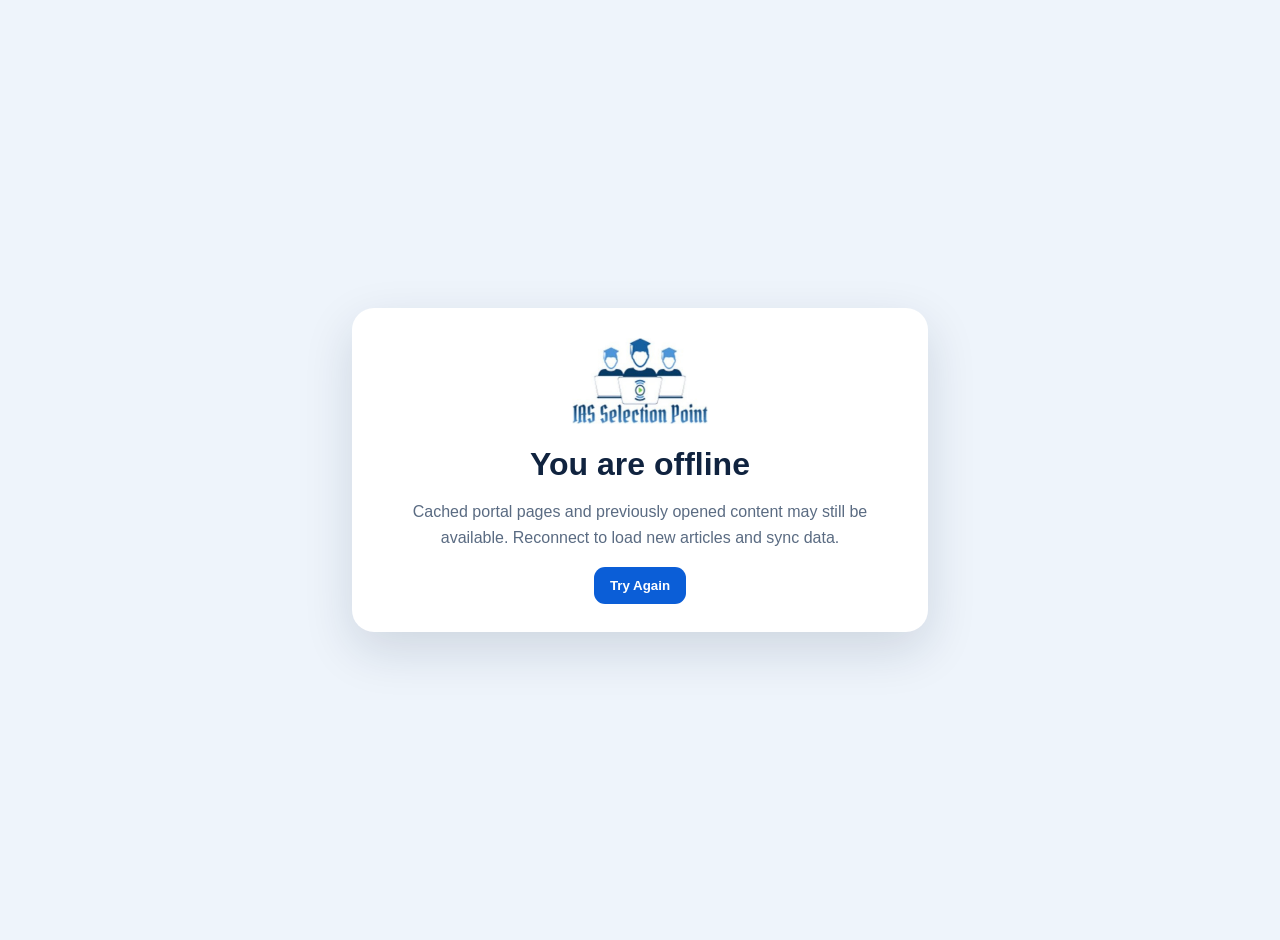
<file: offline.html>
<!DOCTYPE html>
<html lang="en">
<head>
<meta charset="UTF-8">
<meta name="viewport" content="width=device-width,initial-scale=1">
<title>Offline - IAS Selection Point</title>
<style>
body{margin:0;font-family:Arial,sans-serif;background:#eef4fb;color:#10233f;display:grid;place-items:center;min-height:100vh;padding:20px}
.card{max-width:520px;background:#fff;border-radius:22px;padding:28px;text-align:center;box-shadow:0 18px 50px rgba(16,35,63,.14)}
img{width:150px;max-height:90px;object-fit:contain}
h1{margin:16px 0 8px}p{color:#5a6b82;line-height:1.6}
button{border:0;background:#0B5ED7;color:#fff;padding:11px 16px;border-radius:11px;font-weight:bold}
</style>
</head>
<body><div class="card"><img src="logo.jpg" alt="IAS Selection Point"><h1>You are offline</h1><p>Cached portal pages and previously opened content may still be available. Reconnect to load new articles and sync data.</p><button onclick="location.reload()">Try Again</button></div></body>
</html>
</file>
<file: style.css>
*{box-sizing:border-box}body{margin:0;font-family:Arial,Helvetica,sans-serif;background:linear-gradient(135deg,#eef6ff,#ffffff);color:#10233f}.auth-page{min-height:100vh;display:flex;align-items:center;justify-content:center;padding:20px}.auth-card{width:100%;max-width:430px;background:white;border-radius:22px;padding:28px;box-shadow:0 20px 60px rgba(16,35,63,.14)}.brand{text-align:center}.logo{width:92px;height:92px;object-fit:contain;border-radius:18px}.brand h1{margin:10px 0 4px}.brand p{margin:0;color:#5a6b82}.tabs{display:flex;gap:10px;margin:24px 0}.tab{flex:1;border:0;border-radius:12px;padding:12px;background:#e9f1ff;cursor:pointer;font-weight:700}.tab.active,.form button,.topbar button{background:#0b5ed7;color:white}.form{display:none;gap:12px;flex-direction:column}.form.active{display:flex}.form h2{margin:0 0 8px}input{width:100%;padding:14px;border:1px solid #d4dfef;border-radius:12px;font-size:15px}.form button{border:0;border-radius:12px;padding:14px;font-size:16px;font-weight:700;cursor:pointer}.form a{color:#0b5ed7;text-decoration:none;text-align:center}.msg{text-align:center;font-weight:700}.topbar{display:flex;align-items:center;gap:14px;background:white;padding:14px 18px;box-shadow:0 8px 25px rgba(16,35,63,.08)}.top-logo{width:55px;height:55px;object-fit:contain;border-radius:12px}.topbar h1{font-size:20px;margin:0}.topbar p{margin:2px 0 0;color:#5a6b82}.topbar button{margin-left:auto;border:0;border-radius:10px;padding:10px 14px;cursor:pointer}.dashboard{padding:20px;max-width:1000px;margin:auto}.panel,.tile{background:white;border-radius:18px;padding:20px;box-shadow:0 10px 28px rgba(16,35,63,.09);margin-bottom:18px}.grid{display:grid;grid-template-columns:repeat(auto-fit,minmax(180px,1fr));gap:16px}.tile{font-weight:700;text-align:center}.user-row{padding:12px;border-bottom:1px solid #edf2f7}@media(max-width:520px){.auth-card{padding:22px}.topbar{align-items:flex-start}.topbar h1{font-size:17px}}
/* ===== v5 Visible Loading Update ===== */
.version-badge{
  position:fixed;
  right:12px;
  bottom:12px;
  z-index:9998;
  background:#0b5ed7;
  color:#fff;
  padding:7px 11px;
  border-radius:999px;
  font-size:12px;
  font-weight:800;
  box-shadow:0 8px 25px rgba(11,94,215,.25);
}
.loader-overlay{
  position:fixed;
  inset:0;
  background:rgba(238,246,255,.86);
  backdrop-filter:blur(8px);
  display:none;
  align-items:center;
  justify-content:center;
  z-index:9999;
  padding:20px;
}
.loader-overlay.active{display:flex}
.loader-box{
  width:100%;
  max-width:310px;
  background:#fff;
  border-radius:22px;
  padding:30px 22px;
  text-align:center;
  box-shadow:0 20px 70px rgba(16,35,63,.20);
  animation:loaderPop .25s ease;
}
.spinner{
  width:56px;
  height:56px;
  border:5px solid #e5efff;
  border-top-color:#0b5ed7;
  border-radius:50%;
  margin:0 auto 16px;
  animation:spin .85s linear infinite;
}
.loader-box h3{margin:0 0 6px;color:#10233f}
.loader-box p{margin:0;color:#5a6b82;font-size:14px}
button.loading{
  opacity:.75;
  pointer-events:none;
}
button.loading::after{
  content:"";
  display:inline-block;
  width:14px;
  height:14px;
  margin-left:8px;
  border:2px solid rgba(255,255,255,.55);
  border-top-color:#fff;
  border-radius:50%;
  vertical-align:-2px;
  animation:spin .8s linear infinite;
}
@keyframes spin{to{transform:rotate(360deg)}}
@keyframes loaderPop{from{transform:scale(.94);opacity:0}to{transform:scale(1);opacity:1}}
/* ===== v6 Dashboard Functions ===== */
.hero-panel{
  background:linear-gradient(135deg,#ffffff,#eef6ff);
  border:1px solid #e4efff;
}
.dash-menu{
  display:flex;
  gap:10px;
  overflow-x:auto;
  padding:6px 0 16px;
}
.dash-btn{
  border:0;
  background:#e9f1ff;
  color:#10233f;
  padding:11px 14px;
  border-radius:12px;
  font-weight:800;
  white-space:nowrap;
  cursor:pointer;
}
.dash-btn.active,.primary-btn{
  background:#0b5ed7;
  color:#fff;
}
.dash-section{display:none}
.dash-section.active{display:block}
.tile small{
  display:block;
  margin-top:6px;
  color:#5a6b82;
  font-weight:500;
}
.link-grid{
  display:grid;
  grid-template-columns:repeat(auto-fit,minmax(180px,1fr));
  gap:12px;
}
.link-grid a{
  display:block;
  padding:13px;
  border-radius:12px;
  background:#eef6ff;
  color:#0b5ed7;
  text-decoration:none;
  font-weight:800;
}
.form-grid{
  display:grid;
  grid-template-columns:repeat(auto-fit,minmax(200px,1fr));
  gap:12px;
}
textarea{
  width:100%;
  min-height:130px;
  padding:14px;
  margin-top:12px;
  border:1px solid #d4dfef;
  border-radius:12px;
  font-size:15px;
  font-family:Arial,Helvetica,sans-serif;
  resize:vertical;
}
.primary-btn{
  border:0;
  padding:13px 18px;
  border-radius:12px;
  font-weight:800;
  margin-top:12px;
  cursor:pointer;
}
.small-msg{
  font-weight:800;
  min-height:22px;
}
.list-box{
  margin-top:16px;
}
.note-card,.bookmark-card{
  background:#f8fbff;
  border:1px solid #e3eefc;
  border-radius:14px;
  padding:14px;
  margin-bottom:10px;
}
.note-card h4,.bookmark-card h4{
  margin:0 0 6px;
}
.note-card p,.bookmark-card p{
  margin:0 0 10px;
  color:#4d5f76;
}
.mini-btn{
  border:0;
  padding:8px 10px;
  border-radius:9px;
  background:#dbeafe;
  color:#0b5ed7;
  font-weight:800;
  cursor:pointer;
}
.danger-btn{
  background:#ffe5e5;
  color:#b00020;
}
.version-badge{
  background:#0b5ed7!important;
}
/* ===== v7 Professional Portal UI ===== */
body{
  background:#eef4fb;
}
.portal-shell{
  min-height:100vh;
  display:flex;
}
.sidebar-pro{
  width:270px;
  background:linear-gradient(180deg,#092a55,#0b5ed7);
  color:#fff;
  padding:20px;
  display:flex;
  flex-direction:column;
  gap:22px;
  position:sticky;
  top:0;
  height:100vh;
}
.side-brand{
  display:flex;
  align-items:center;
  gap:12px;
}
.side-brand img{
  width:54px;
  height:54px;
  border-radius:14px;
  object-fit:contain;
  background:#fff;
  padding:4px;
}
.side-brand h2{
  margin:0;
  font-size:18px;
}
.side-brand p{
  margin:2px 0 0;
  opacity:.8;
  font-size:13px;
}
.side-nav{
  display:flex;
  flex-direction:column;
  gap:10px;
}
.side-nav button{
  border:0;
  background:rgba(255,255,255,.12);
  color:#fff;
  padding:13px 14px;
  border-radius:14px;
  font-weight:800;
  text-align:left;
  cursor:pointer;
}
.side-nav button.active,
.side-nav button:hover{
  background:#fff;
  color:#0b5ed7;
}
.side-logout{
  margin-top:auto;
  border:0;
  background:#ffeded;
  color:#b00020;
  padding:13px;
  border-radius:14px;
  font-weight:900;
  cursor:pointer;
}
.portal-main{
  flex:1;
  padding:26px;
  max-width:1200px;
}
.portal-header{
  display:flex;
  justify-content:space-between;
  align-items:center;
  gap:14px;
  background:#fff;
  border-radius:22px;
  padding:22px;
  box-shadow:0 14px 40px rgba(16,35,63,.08);
  margin-bottom:22px;
}
.portal-header h1{
  margin:0;
  color:#10233f;
}
.portal-header p{
  margin:5px 0 0;
  color:#5a6b82;
}
.admin-chip{
  background:#eef6ff;
  color:#0b5ed7;
  padding:11px 14px;
  border-radius:999px;
  font-weight:900;
}
.stats-grid-pro{
  display:grid;
  grid-template-columns:repeat(auto-fit,minmax(190px,1fr));
  gap:16px;
  margin-bottom:22px;
}
.stat-card{
  background:#fff;
  border-radius:22px;
  padding:22px;
  box-shadow:0 12px 34px rgba(16,35,63,.08);
  border:1px solid #edf3fb;
}
.stat-card span{
  font-size:28px;
}
.stat-card h3{
  margin:12px 0 4px;
  font-size:34px;
  color:#10233f;
}
.stat-card p{
  margin:0;
  color:#5a6b82;
  font-weight:800;
}
.stat-card.blue{border-left:6px solid #0b5ed7}
.stat-card.green{border-left:6px solid #159947}
.stat-card.purple{border-left:6px solid #6f42c1}
.stat-card.orange{border-left:6px solid #ff9800}
.two-col{
  display:grid;
  grid-template-columns:1fr 1fr;
  gap:18px;
}
.pro-panel{
  background:#fff;
  border-radius:22px;
  padding:22px;
  box-shadow:0 12px 34px rgba(16,35,63,.08);
  margin-bottom:18px;
}
.pro-panel h3{
  margin-top:0;
}
.quick-actions{
  display:grid;
  grid-template-columns:repeat(auto-fit,minmax(150px,1fr));
  gap:12px;
}
.quick-actions button{
  border:0;
  background:#eef6ff;
  color:#0b5ed7;
  padding:14px;
  border-radius:14px;
  font-weight:900;
  cursor:pointer;
}
.admin-section{display:none}
.admin-section.active{display:block}
.panel-head{
  display:flex;
  justify-content:space-between;
  gap:12px;
  align-items:center;
  margin-bottom:12px;
}
.panel-head input{
  max-width:340px;
}
.table-wrap{
  overflow:auto;
}
.pro-table{
  width:100%;
  border-collapse:collapse;
  min-width:600px;
}
.pro-table th,
.pro-table td{
  padding:13px;
  border-bottom:1px solid #edf2f7;
  text-align:left;
}
.pro-table th{
  background:#f8fbff;
  color:#10233f;
}
.status-pill{
  display:inline-block;
  padding:6px 10px;
  border-radius:999px;
  background:#e8fff0;
  color:#137333;
  font-weight:900;
  font-size:12px;
}
.role-pill{
  display:inline-block;
  padding:6px 10px;
  border-radius:999px;
  background:#eef6ff;
  color:#0b5ed7;
  font-weight:900;
  font-size:12px;
}
.muted{
  color:#5a6b82;
}
.notice-preview{
  margin-top:14px;
  padding:14px;
  background:#f8fbff;
  border-radius:14px;
  border:1px solid #e3eefc;
}
.version-badge{
  background:#111827!important;
}
@media(max-width:850px){
  .portal-shell{display:block}
  .sidebar-pro{
    width:100%;
    height:auto;
    position:static;
    border-radius:0 0 24px 24px;
  }
  .side-nav{
    display:grid;
    grid-template-columns:repeat(2,1fr);
  }
  .portal-main{padding:16px}
  .portal-header{
    display:block;
  }
  .admin-chip{
    display:inline-block;
    margin-top:12px;
  }
  .two-col{grid-template-columns:1fr}
}
/* ===== v8 All Categories Dashboard ===== */
.category-panel{
  grid-column:1 / -1;
}
.cat-heading{
  margin:20px 0 12px;
  color:#10233f;
  font-size:16px;
}
.category-grid{
  display:grid;
  grid-template-columns:repeat(auto-fit,minmax(210px,1fr));
  gap:12px;
}
.category-grid a{
  display:flex;
  align-items:flex-start;
  gap:12px;
  padding:15px;
  border-radius:16px;
  background:linear-gradient(135deg,#f8fbff,#eef6ff);
  border:1px solid #e2eefc;
  text-decoration:none;
  color:#10233f;
  box-shadow:0 8px 20px rgba(16,35,63,.05);
  transition:.2s ease;
}
.category-grid a:hover{
  transform:translateY(-2px);
  box-shadow:0 12px 28px rgba(16,35,63,.10);
  border-color:#0b5ed7;
}
.category-grid span{
  font-size:24px;
  line-height:1;
}
.category-grid b{
  display:block;
  font-size:14px;
  margin-bottom:4px;
}
.category-grid small{
  display:block;
  color:#5a6b82;
  font-size:12px;
}
@media(max-width:850px){
  .category-grid{
    grid-template-columns:1fr;
  }
}
/* ===== v9 Private Category Reader ===== */
.private-cat-grid{
  display:grid;
  grid-template-columns:repeat(auto-fit,minmax(220px,1fr));
  gap:14px;
}
.private-cat-card{
  border:1px solid #e2eefc;
  background:linear-gradient(135deg,#ffffff,#eef6ff);
  border-radius:18px;
  padding:17px;
  cursor:pointer;
  box-shadow:0 9px 24px rgba(16,35,63,.06);
  transition:.2s ease;
}
.private-cat-card:hover{
  transform:translateY(-2px);
  border-color:#0b5ed7;
  box-shadow:0 13px 30px rgba(16,35,63,.11);
}
.private-cat-card span{
  font-size:25px;
}
.private-cat-card b{
  display:block;
  margin-top:10px;
  color:#10233f;
}
.private-cat-card small{
  display:block;
  margin-top:5px;
  color:#5a6b82;
}
.post-panel{
  min-height:240px;
}
.post-list{
  display:grid;
  gap:12px;
}
.post-item{
  border:1px solid #e2eefc;
  background:#fff;
  border-radius:16px;
  padding:16px;
  cursor:pointer;
  box-shadow:0 8px 22px rgba(16,35,63,.05);
}
.post-item:hover{
  border-color:#0b5ed7;
}
.post-item h4{
  margin:0 0 8px;
  color:#10233f;
}
.post-item p{
  margin:0;
  color:#5a6b82;
}
.post-meta{
  display:block;
  margin-top:9px;
  color:#0b5ed7;
  font-weight:800;
  font-size:12px;
}
.reader-modal{
  position:fixed;
  inset:0;
  background:#f8fbff;
  z-index:10000;
  display:none;
  flex-direction:column;
}
.reader-modal.active{
  display:flex;
}
.reader-top{
  display:flex;
  align-items:center;
  gap:12px;
  background:#fff;
  border-bottom:1px solid #e2eefc;
  padding:12px 16px;
  box-shadow:0 8px 24px rgba(16,35,63,.08);
}
.reader-top h3{
  flex:1;
  margin:0;
  font-size:17px;
  white-space:nowrap;
  overflow:hidden;
  text-overflow:ellipsis;
}
.reader-top button{
  border:0;
  background:#0b5ed7;
  color:#fff;
  padding:10px 12px;
  border-radius:11px;
  font-weight:900;
  cursor:pointer;
}
.reader-body{
  max-width:900px;
  width:100%;
  margin:0 auto;
  padding:24px;
  overflow:auto;
  line-height:1.75;
  color:#10233f;
  background:#fff;
  flex:1;
}
.reader-body img{
  max-width:100%;
  height:auto;
  border-radius:12px;
}
.reader-body a{
  color:#0b5ed7;
}
.reader-body h1,.reader-body h2,.reader-body h3{
  color:#10233f;
}
@media(max-width:850px){
  .private-cat-grid{
    grid-template-columns:1fr;
  }
  .reader-body{
    padding:16px;
  }
  .reader-top h3{
    font-size:14px;
  }
  .reader-top button{
    padding:9px 10px;
    font-size:12px;
  }
}
/* ===== v10 Professional Learning Portal ===== */
.learning-header{background:linear-gradient(135deg,#ffffff,#eef6ff)}
.module-card{cursor:pointer;transition:.2s ease}
.module-card:hover{transform:translateY(-3px);box-shadow:0 18px 45px rgba(16,35,63,.12)}
.continue-box{padding:16px;border-radius:16px;background:#f8fbff;border:1px solid #e2eefc;color:#5a6b82}
.reader-controls{display:flex;gap:8px;flex-wrap:wrap}
.reading-progress{height:4px;background:#e5efff}
.reading-progress span{display:block;width:0%;height:100%;background:#0b5ed7;transition:.15s linear}
.reader-body{font-size:18px}
.reader-modal.dark-reader{background:#0f172a}
.reader-modal.dark-reader .reader-top{background:#111827;color:#fff;border-color:#243247}
.reader-modal.dark-reader .reader-body{background:#0f172a;color:#e5e7eb}
.reader-modal.dark-reader .reader-body h1,.reader-modal.dark-reader .reader-body h2,.reader-modal.dark-reader .reader-body h3{color:#fff}
.reader-modal.dark-reader .muted{color:#cbd5e1}
.post-item .module-tag{display:inline-block;margin-bottom:8px;padding:5px 9px;border-radius:999px;background:#eef6ff;color:#0b5ed7;font-size:12px;font-weight:900}
.version-badge{background:#0f172a!important}
.private-cat-grid{display:grid;grid-template-columns:repeat(auto-fit,minmax(220px,1fr));gap:14px}
.private-cat-card{border:1px solid #e2eefc;background:linear-gradient(135deg,#fff,#eef6ff);border-radius:18px;padding:17px;cursor:pointer;box-shadow:0 9px 24px rgba(16,35,63,.06);transition:.2s ease}
.private-cat-card:hover{transform:translateY(-2px);border-color:#0b5ed7;box-shadow:0 13px 30px rgba(16,35,63,.11)}
.private-cat-card span{font-size:25px}.private-cat-card b{display:block;margin-top:10px;color:#10233f}.private-cat-card small{display:block;margin-top:5px;color:#5a6b82}
@media(max-width:850px){.reader-controls button:nth-child(4){display:none}.private-cat-grid{grid-template-columns:1fr}}
/* ===== v11 Feed Fix ===== */
.feed-debug{
  margin-top:12px;
  padding:12px;
  border-radius:12px;
  background:#fff8e1;
  color:#795548;
  border:1px solid #ffe0a3;
  font-size:13px;
}
.feed-debug b{
  color:#10233f;
}
/* ===== v12 Learning Experience Upgrade ===== */
.side-brand h2{
  font-size:16px;
  line-height:1.15;
}
.header-actions{
  display:flex;
  align-items:center;
  gap:12px;
  flex-wrap:wrap;
}
.header-actions input{
  min-width:260px;
  max-width:360px;
  background:#fff;
}
.search-results-panel{
  border:2px solid #d9eaff;
}
.reader-actionbar{
  display:flex;
  gap:10px;
  flex-wrap:wrap;
  max-width:900px;
  width:100%;
  margin:0 auto;
  padding:12px 24px;
  background:#fff;
  border-bottom:1px solid #e2eefc;
}
.reader-actionbar button{
  border:0;
  background:#eef6ff;
  color:#0b5ed7;
  padding:10px 12px;
  border-radius:11px;
  font-weight:900;
  cursor:pointer;
}
.dark-reader .reader-actionbar{
  background:#111827;
  border-color:#243247;
}
.dark-reader .reader-actionbar button{
  background:#1f2937;
  color:#fff;
}
.article-actions{
  display:flex;
  gap:8px;
  flex-wrap:wrap;
  margin-top:12px;
}
.article-actions button{
  border:0;
  background:#eef6ff;
  color:#0b5ed7;
  padding:8px 10px;
  border-radius:10px;
  font-weight:800;
  cursor:pointer;
}
.latest-badge{
  display:inline-block;
  padding:5px 8px;
  border-radius:999px;
  background:#fff3cd;
  color:#805b00;
  font-size:12px;
  font-weight:900;
  margin-bottom:8px;
}
.toast{
  position:fixed;
  left:50%;
  bottom:26px;
  transform:translateX(-50%);
  background:#10233f;
  color:#fff;
  padding:12px 16px;
  border-radius:999px;
  z-index:20000;
  box-shadow:0 12px 30px rgba(16,35,63,.2);
  display:none;
  font-weight:800;
}
.toast.active{display:block}
@media(max-width:850px){
  .header-actions{
    width:100%;
    margin-top:12px;
  }
  .header-actions input{
    min-width:100%;
  }
  .reader-actionbar{
    padding:10px 14px;
  }
}
/* ===== v13 Module Structure + Speed Upgrade ===== */
.three-col{
  display:grid;
  grid-template-columns:repeat(3,1fr);
  gap:18px;
}
.module-subtitle{
  margin:22px 0 12px;
  color:#10233f;
  padding-left:10px;
  border-left:4px solid #0b5ed7;
}
.knowledge-card{border-top:5px solid #0b5ed7}
.upsc-card{border-top:5px solid #159947}
.ugc-card{border-top:5px solid #6f42c1}
.skeleton-card{
  height:82px;
  border-radius:16px;
  background:linear-gradient(90deg,#eef3fa,#ffffff,#eef3fa);
  background-size:200% 100%;
  animation:skeletonMove 1.1s infinite;
  border:1px solid #e2eefc;
}
@keyframes skeletonMove{
  0%{background-position:200% 0}
  100%{background-position:-200% 0}
}
.cache-note{
  display:inline-block;
  margin-top:8px;
  color:#137333;
  font-size:12px;
  font-weight:800;
}
@media(max-width:1000px){
  .three-col{grid-template-columns:1fr}
}
/* ===== v14 Admin + Enterprise UI Upgrade ===== */
.big-brand img{
  width:86px!important;
  height:86px!important;
  border-radius:22px!important;
}
.big-brand h2{
  font-size:18px!important;
  line-height:1.15!important;
}
.sidebar-pro{
  width:300px;
}
.action-btns{display:flex;gap:8px;flex-wrap:wrap}
.action-btn{border:0;padding:8px 10px;border-radius:10px;font-size:12px;font-weight:900;cursor:pointer}
.activate-btn{background:#e8fff0;color:#137333}
.block-btn{background:#fff4e5;color:#a15c00}
.delete-btn{background:#ffe5e5;color:#b00020}
.disabled-btn,.action-btn:disabled{background:#edf2f7;color:#64748b;cursor:not-allowed}
.status-pill.blocked{background:#ffe5e5;color:#b00020}
.status-pill.deleted{background:#f1f5f9;color:#64748b}
.status-pill.pending{background:#fff4e5;color:#a15c00}
.role-pill.admin{background:#fff0d6;color:#805b00}
.role-pill.member{background:#eef6ff;color:#0b5ed7}
.goal-card{
  background:linear-gradient(135deg,#0b5ed7,#092a55);
  color:#fff;
}
.goal-card p,.goal-card h3{color:#fff}
.premium-logo-note{
  font-size:12px;
  opacity:.85;
}
@media(max-width:850px){
  .sidebar-pro{width:100%}
  .big-brand img{width:72px!important;height:72px!important}
}
/* ===== v14.1 Dashboard Click Hotfix ===== */
.loader-overlay:not(.active){
  display:none!important;
  pointer-events:none!important;
}
.loader-overlay.active{
  pointer-events:auto!important;
}
.version-badge{
  pointer-events:none!important;
}
.sidebar-pro,
.portal-main,
.side-nav button,
.module-card,
.private-cat-card,
.post-item,
.primary-btn,
.mini-btn,
.action-btn{
  pointer-events:auto!important;
}
/* ===== v14.2 Bigger Real Logo + Deactivate UI ===== */
.sidebar-pro{
  width:320px!important;
}
.side-brand.big-brand,
.side-brand{
  align-items:center!important;
  gap:16px!important;
}
.side-brand img,
.big-brand img{
  width:112px!important;
  height:112px!important;
  min-width:112px!important;
  min-height:112px!important;
  object-fit:contain!important;
  border-radius:24px!important;
  padding:6px!important;
  background:#ffffff!important;
  box-shadow:0 14px 32px rgba(0,0,0,.18)!important;
}
.side-brand h2,
.big-brand h2{
  font-size:21px!important;
  line-height:1.15!important;
  font-weight:900!important;
  letter-spacing:.2px!important;
}
.side-brand p,
.big-brand p{
  font-size:14px!important;
  opacity:.92!important;
}
.deactivate-btn{
  background:#eef2ff;
  color:#4338ca;
}
.status-pill.deactivated{
  background:#eef2ff;
  color:#4338ca;
}
@media(max-width:850px){
  .sidebar-pro{width:100%!important}
  .side-brand img,.big-brand img{
    width:88px!important;
    height:88px!important;
    min-width:88px!important;
    min-height:88px!important;
  }
}
/* ===== v14.3 Email Notification Note ===== */
.email-note{
  display:inline-block;
  margin-top:6px;
  color:#137333;
  font-size:12px;
  font-weight:800;
}
/* ===== v15 Communication Suite ===== */
.email-center-card{background:linear-gradient(135deg,#ffffff,#eef6ff);border:1px solid #dbeafe}
.mail-template-preview{margin-top:14px;padding:16px;border-radius:16px;background:#f8fbff;border:1px solid #e2eefc}
/* ===== v16 Branding + Footer + Pagination ===== */
.full-logo-brand{
  display:block!important;
  text-align:center!important;
  padding:14px 8px 18px!important;
}
.full-logo-brand img{
  width:220px!important;
  max-width:100%!important;
  height:auto!important;
  object-fit:contain!important;
  background:#ffffff!important;
  border-radius:18px!important;
  padding:10px!important;
  box-shadow:0 14px 34px rgba(0,0,0,.16)!important;
}
.brand-slogan{
  margin:12px 0 0!important;
  color:#ffffff!important;
  font-size:14px!important;
  line-height:1.35!important;
  font-weight:700!important;
  opacity:.95!important;
}
.portal-footer{
  margin-top:28px;
  background:#ffffff;
  border-radius:22px;
  padding:18px;
  box-shadow:0 12px 34px rgba(16,35,63,.08);
  border:1px solid #e2eefc;
}
.footer-brand{
  display:flex;
  align-items:center;
  gap:12px;
  margin-bottom:14px;
}
.footer-brand img{
  width:70px;
  height:auto;
  object-fit:contain;
  border-radius:12px;
  background:#fff;
  border:1px solid #e2eefc;
  padding:4px;
}
.footer-brand b{
  display:block;
  color:#10233f;
  font-size:16px;
}
.footer-brand span{
  display:block;
  color:#5a6b82;
  font-size:13px;
  font-weight:700;
}
.footer-links{
  display:flex;
  flex-wrap:wrap;
  gap:10px;
}
.footer-links a{
  text-decoration:none;
  color:#0b5ed7;
  background:#eef6ff;
  padding:10px 13px;
  border-radius:999px;
  font-size:13px;
  font-weight:800;
}
.footer-links a:hover{
  background:#0b5ed7;
  color:#fff;
}
.pagination-bar{
  display:flex;
  justify-content:space-between;
  align-items:center;
  gap:12px;
  margin-top:16px;
  padding:12px;
  background:#f8fbff;
  border:1px solid #e2eefc;
  border-radius:14px;
}
.pagination-bar button{
  border:0;
  background:#0b5ed7;
  color:#fff;
  padding:10px 14px;
  border-radius:11px;
  font-weight:900;
  cursor:pointer;
}
.pagination-bar button:disabled{
  background:#d8e2f0;
  color:#64748b;
  cursor:not-allowed;
}
.pagination-info{
  color:#5a6b82;
  font-weight:800;
  font-size:13px;
  text-align:center;
}
@media(max-width:850px){
  .full-logo-brand img{width:190px!important}
  .pagination-bar{flex-direction:column;align-items:stretch}
  .pagination-bar button{width:100%}
  .footer-links a{flex:1 1 calc(50% - 10px);text-align:center}
}
/* ===== v16.1 Compact UI Fix ===== */
body{
  zoom:.92;
}
.portal-shell{
  min-height:100vh;
}
.sidebar-pro{
  height:100vh!important;
  overflow-y:auto!important;
  overflow-x:hidden!important;
  padding:14px!important;
  width:280px!important;
}
.sidebar-pro::-webkit-scrollbar{
  width:6px;
}
.sidebar-pro::-webkit-scrollbar-thumb{
  background:rgba(255,255,255,.35);
  border-radius:999px;
}
.full-logo-brand{
  padding:8px 6px 12px!important;
}
.full-logo-brand img{
  width:170px!important;
  border-radius:16px!important;
  padding:7px!important;
}
.brand-slogan{
  font-size:12px!important;
  margin-top:7px!important;
}
.side-nav{
  gap:7px!important;
}
.side-nav button{
  padding:10px 12px!important;
  border-radius:12px!important;
  font-size:13px!important;
}
.side-logout{
  padding:11px!important;
  border-radius:12px!important;
  position:sticky;
  bottom:8px;
}
.portal-main{
  padding:16px!important;
  max-width:1280px!important;
}
.portal-header{
  padding:17px!important;
  border-radius:18px!important;
  margin-bottom:14px!important;
}
.portal-header h1{
  font-size:28px!important;
}
.portal-header p{
  font-size:14px!important;
}
.header-actions input{
  min-width:260px!important;
  height:42px!important;
  padding:10px 13px!important;
}
.admin-chip{
  padding:9px 12px!important;
  font-size:13px!important;
}
.stats-grid-pro{
  gap:12px!important;
  margin-bottom:14px!important;
  grid-template-columns:repeat(4,minmax(150px,1fr))!important;
}
.stat-card{
  padding:16px!important;
  border-radius:18px!important;
}
.stat-card span{
  font-size:22px!important;
}
.stat-card h3{
  font-size:28px!important;
  margin:8px 0 2px!important;
}
.stat-card p{
  font-size:13px!important;
}
.pro-panel{
  padding:16px!important;
  border-radius:18px!important;
  margin-bottom:14px!important;
}
.module-card p{
  font-size:14px!important;
}
.private-cat-card{
  padding:13px!important;
  border-radius:15px!important;
}
.private-cat-card span{
  font-size:21px!important;
}
.private-cat-card b{
  font-size:14px!important;
}
.private-cat-card small{
  font-size:11px!important;
}
.post-item{
  padding:13px 15px!important;
}
.post-item h4{
  margin:0!important;
  font-size:16px!important;
}
.post-item p{
  display:none!important;
}
.post-meta{
  margin-top:8px!important;
  font-size:12px!important;
}
.article-actions{
  margin-top:9px!important;
}
.portal-footer{
  padding:14px!important;
  border-radius:18px!important;
}
.footer-brand img{
  width:52px!important;
}
.footer-links a{
  padding:8px 11px!important;
  font-size:12px!important;
}
@media(max-width:850px){
  body{zoom:1}
  .sidebar-pro{
    width:100%!important;
    height:auto!important;
    max-height:70vh!important;
  }
  .stats-grid-pro{
    grid-template-columns:repeat(2,1fr)!important;
  }
  .portal-header h1{
    font-size:24px!important;
  }
}
/* ===== v16.2 Footer Reader + Layout Fix ===== */
body{
  zoom:.90;
}
.sidebar-pro{
  width:260px!important;
  padding:12px!important;
}
.full-logo-brand{
  padding:6px 6px 10px!important;
}
.full-logo-brand img{
  width:180px!important;
  max-height:105px!important;
  height:auto!important;
  object-fit:contain!important;
  border-radius:14px!important;
  padding:6px!important;
}
.brand-slogan{
  font-size:11.5px!important;
  margin-top:6px!important;
  line-height:1.25!important;
}
.side-nav button{
  padding:9px 11px!important;
  font-size:12.5px!important;
}
.portal-main{
  padding:14px!important;
}
.portal-header{
  padding:14px 16px!important;
}
.stats-grid-pro{
  grid-template-columns:repeat(4,1fr)!important;
}
.two-col{
  grid-template-columns:1fr!important;
}
.hide-continue-title{
  display:none!important;
}
.hide-continue-title.closest,
#continueReading{
  display:none!important;
}
.pro-panel:has(.hide-continue-title){
  display:none!important;
}
.post-list{
  display:block!important;
}
.post-item.title-only-post,
.post-item{
  display:flex!important;
  align-items:center!important;
  justify-content:space-between!important;
  gap:12px!important;
  padding:12px 14px!important;
}
.post-item h4{
  flex:1!important;
  white-space:nowrap!important;
  overflow:hidden!important;
  text-overflow:ellipsis!important;
  font-size:15px!important;
  margin:0!important;
}
.post-item .module-tag{
  flex:0 0 auto!important;
}
.post-item .post-meta{
  flex:0 0 auto!important;
  margin-top:0!important;
  white-space:nowrap!important;
}
.post-item .article-actions{
  flex:0 0 auto!important;
  margin-top:0!important;
}
.footer-pipe-links{
  display:flex!important;
  align-items:center!important;
  justify-content:center!important;
  flex-wrap:wrap!important;
  gap:7px!important;
  margin-top:10px!important;
}
.footer-pipe-links button{
  border:0!important;
  background:transparent!important;
  color:#0b5ed7!important;
  font-weight:900!important;
  cursor:pointer!important;
  padding:4px 2px!important;
  font-size:13px!important;
}
.footer-pipe-links button:hover{
  text-decoration:underline!important;
}
.footer-pipe-links span{
  color:#94a3b8!important;
  font-weight:900!important;
}
.footer-copy{
  text-align:center;
  margin-top:12px;
  padding-top:12px;
  border-top:1px solid #e2eefc;
  color:#5a6b82;
  font-size:12.5px;
  font-weight:700;
}
.footer-page-modal{
  position:fixed;
  inset:0;
  background:#eef4fb;
  z-index:20000;
  display:none;
  flex-direction:column;
}
.footer-page-modal.active{
  display:flex;
}
.footer-page-header{
  display:flex;
  align-items:center;
  gap:12px;
  padding:12px 16px;
  background:#ffffff;
  box-shadow:0 8px 24px rgba(16,35,63,.10);
  border-bottom:1px solid #e2eefc;
}
.footer-page-header h3{
  flex:1;
  margin:0;
  color:#10233f;
  white-space:nowrap;
  overflow:hidden;
  text-overflow:ellipsis;
}
.footer-page-header button{
  border:0;
  background:#0b5ed7;
  color:#fff;
  padding:10px 12px;
  border-radius:10px;
  font-weight:900;
  cursor:pointer;
}
.footer-page-frame{
  flex:1;
  width:100%;
  border:0;
  background:#fff;
}
.portal-footer{
  text-align:center!important;
}
.footer-brand{
  justify-content:center!important;
}
@media(max-width:900px){
  body{zoom:1}
  .stats-grid-pro{
    grid-template-columns:repeat(2,1fr)!important;
  }
  .post-item{
    display:block!important;
  }
  .post-item h4{
    white-space:normal!important;
  }
  .post-item .post-meta{
    display:block!important;
    margin-top:8px!important;
  }
  .article-actions{
    margin-top:8px!important;
  }
}
/* ===== v16.3 Clean Footer Modal + Website-like Logo Fix ===== */
.sidebar-pro{
  width:250px!important;
}
.full-logo-brand{
  padding:5px 5px 10px!important;
}
.full-logo-brand img{
  width:138px!important;
  max-height:74px!important;
  height:auto!important;
  object-fit:contain!important;
  border-radius:12px!important;
  padding:5px!important;
  box-shadow:0 8px 22px rgba(0,0,0,.12)!important;
}
.brand-slogan{
  font-size:11px!important;
  margin-top:5px!important;
  line-height:1.2!important;
}
.side-nav button{
  padding:8px 10px!important;
  font-size:12px!important;
}
.footer-page-modal{
  position:fixed;
  inset:0;
  background:rgba(15,23,42,.52);
  z-index:20000;
  display:none;
  align-items:center;
  justify-content:center;
  padding:22px;
  backdrop-filter:blur(5px);
}
.footer-page-modal.active{
  display:flex;
}
.footer-page-card{
  width:min(880px,96vw);
  max-height:88vh;
  background:#ffffff;
  border-radius:22px;
  overflow:hidden;
  box-shadow:0 24px 70px rgba(0,0,0,.26);
  display:flex;
  flex-direction:column;
}
.footer-page-header{
  display:flex;
  align-items:center;
  gap:12px;
  padding:14px 16px;
  background:linear-gradient(135deg,#0b5ed7,#092a55);
  color:#fff;
}
.footer-page-header h3{
  flex:1;
  margin:0;
  color:#fff;
}
.footer-page-header button{
  border:0;
  background:#fff;
  color:#0b5ed7;
  padding:9px 12px;
  border-radius:10px;
  font-weight:900;
  cursor:pointer;
}
.footer-page-content{
  padding:24px;
  overflow:auto;
  line-height:1.75;
  color:#24364f;
}
.footer-page-content h2{
  margin-top:0;
  color:#10233f;
}
.footer-page-content .info-box{
  background:#f8fbff;
  border:1px solid #e2eefc;
  border-radius:16px;
  padding:14px;
  margin:14px 0;
}
.footer-page-content a{
  color:#0b5ed7;
  font-weight:800;
  text-decoration:none;
}
.footer-page-frame{
  display:none!important;
}
@media(max-width:850px){
  .full-logo-brand img{
    width:125px!important;
    max-height:68px!important;
  }
  .footer-page-modal{
    padding:10px;
  }
  .footer-page-content{
    padding:16px;
  }
}
/* ===== v17 Wide Website-like Logo + Progress + Notifications ===== */
.sidebar-pro{
  width:255px!important;
}
.full-logo-brand{
  padding:7px 5px 12px!important;
}
.full-logo-brand img{
  width:205px!important;
  height:82px!important;
  max-height:82px!important;
  object-fit:contain!important;
  border-radius:18px!important;
  padding:6px 10px!important;
  background:#ffffff!important;
  box-shadow:0 8px 24px rgba(0,0,0,.12)!important;
}
.brand-slogan{
  font-size:11px!important;
  line-height:1.18!important;
  max-width:210px!important;
  margin:6px auto 0!important;
}
.compact-two{
  grid-template-columns:1fr 1fr!important;
  gap:14px!important;
}
.progress-panel{
  background:linear-gradient(135deg,#ffffff,#eef6ff)!important;
}
.progress-track{
  height:14px;
  background:#e5efff;
  border-radius:999px;
  overflow:hidden;
  margin:10px 0 8px;
}
.progress-track span{
  display:block;
  height:100%;
  width:0%;
  background:linear-gradient(90deg,#0b5ed7,#159947);
  border-radius:999px;
  transition:.25s ease;
}
.notification-preview{
  border-left:5px solid #0b5ed7;
}
.notification-item{
  border:1px solid #e2eefc;
  background:#fff;
  border-radius:16px;
  padding:14px;
  margin-bottom:10px;
}
.notification-item.unread{
  background:#eef6ff;
  border-color:#0b5ed7;
}
.notification-item h4{
  margin:0 0 6px;
  color:#10233f;
}
.notification-item p{
  margin:0;
  color:#5a6b82;
}
.notification-item small{
  display:block;
  margin-top:8px;
  color:#0b5ed7;
  font-weight:800;
}
@media(max-width:900px){
  .compact-two{grid-template-columns:1fr!important}
  .full-logo-brand img{
    width:185px!important;
    height:74px!important;
  }
}
/* ===== v18 Performance + Compact Layout + Study Tools ===== */
*{box-sizing:border-box}
html,body{height:100%;scroll-behavior:smooth}
body{zoom:1!important;overflow:hidden!important}
.portal-shell{height:100vh!important;overflow:hidden!important}
.sidebar-pro{
  width:225px!important;
  min-width:225px!important;
  height:100vh!important;
  overflow-y:auto!important;
  overflow-x:hidden!important;
  padding:9px!important;
  gap:10px!important;
  contain:layout paint;
}
.portal-main{
  height:100vh!important;
  overflow-y:auto!important;
  padding:12px 14px 22px!important;
  contain:layout;
}
.sidebar-pro::-webkit-scrollbar,.portal-main::-webkit-scrollbar{width:7px}
.sidebar-pro::-webkit-scrollbar-thumb,.portal-main::-webkit-scrollbar-thumb{background:#9db7d6;border-radius:999px}
.full-logo-brand{padding:4px 4px 7px!important}
.full-logo-brand img{
  width:150px!important;
  height:52px!important;
  max-height:52px!important;
  object-fit:contain!important;
  border-radius:12px!important;
  padding:3px 7px!important;
  background:#fff!important;
  box-shadow:0 5px 16px rgba(0,0,0,.12)!important;
}
.brand-slogan{font-size:10px!important;line-height:1.15!important;margin:4px auto 0!important;max-width:170px!important}
.side-nav{gap:5px!important}
.side-nav button{padding:8px 9px!important;border-radius:10px!important;font-size:11.6px!important}
.side-logout{padding:10px!important;border-radius:12px!important;margin-top:6px!important;position:sticky!important;bottom:6px!important}
.portal-header{padding:12px 14px!important;margin-bottom:10px!important;border-radius:16px!important}
.portal-header h1{font-size:24px!important}
.stats-grid-pro{grid-template-columns:repeat(4,1fr)!important;gap:10px!important;margin-bottom:10px!important}
.stat-card{min-height:78px!important;padding:12px!important}
.stat-card h3{font-size:23px!important;margin:5px 0 2px!important}
.stat-card p{font-size:12px!important}
.pro-panel{padding:13px!important;margin-bottom:10px!important;border-radius:16px!important}
.three-col,.two-col,.compact-two{gap:10px!important}
.compact-two{grid-template-columns:1fr 1fr!important}
.theme-toggle-btn{border:0;background:#111827;color:#fff;padding:8px 11px;border-radius:999px;font-weight:900;cursor:pointer}
.progress-track{height:13px;background:#e5efff;border-radius:999px;overflow:hidden;margin:10px 0 8px}
.progress-track span{display:block;height:100%;width:0%;background:linear-gradient(90deg,#0b5ed7,#159947);border-radius:999px;transition:.25s ease}
.notice-preview,.recent-mini-box{background:#f8fbff;border:1px solid #e2eefc;border-radius:14px;padding:12px;color:#24364f}
.mini-stats{display:grid;grid-template-columns:repeat(3,1fr);gap:10px}
.mini-stats span{display:block;text-align:center;background:#f8fbff;border:1px solid #e2eefc;border-radius:14px;padding:12px}
.mini-stats b{display:block;font-size:24px;color:#0b5ed7}
.mini-stats small{color:#5a6b82;font-weight:800}
.timer-card{background:#f8fbff;border:1px solid #e2eefc;border-radius:18px;padding:18px;text-align:center}
#pomodoroTime{font-size:44px;font-weight:900;color:#0b5ed7;letter-spacing:1px}
.timer-actions{display:flex;justify-content:center;gap:10px;margin-top:14px;flex-wrap:wrap}
.notification-item{border:1px solid #e2eefc;background:#fff;border-radius:16px;padding:14px;margin-bottom:10px}
.notification-item.unread{background:#eef6ff;border-color:#0b5ed7}
.post-item{will-change:auto}
.post-item h4{font-size:15px!important}
/* Fast loading skeleton */
.fast-skeleton{height:56px;border-radius:14px;background:linear-gradient(90deg,#eef3fa,#fff,#eef3fa);background-size:200% 100%;animation:skeletonMove 1.1s infinite;border:1px solid #e2eefc;margin-bottom:8px}
/* Dark mode */
body.portal-dark{background:#0f172a!important}
body.portal-dark .portal-main{background:#0f172a!important}
body.portal-dark .portal-header,body.portal-dark .pro-panel,body.portal-dark .stat-card,body.portal-dark .portal-footer{
  background:#111827!important;color:#e5e7eb!important;border-color:#243247!important;
}
body.portal-dark h1,body.portal-dark h2,body.portal-dark h3,body.portal-dark h4,body.portal-dark .stat-card h3,body.portal-dark .stat-card p{color:#f8fafc!important}
body.portal-dark .muted,body.portal-dark .post-meta,body.portal-dark p{color:#cbd5e1!important}
body.portal-dark .post-item,body.portal-dark .timer-card,body.portal-dark .notice-preview,body.portal-dark .recent-mini-box,body.portal-dark .mini-stats span{
  background:#1f2937!important;border-color:#334155!important;color:#e5e7eb!important;
}
body.portal-dark .admin-chip,body.portal-dark .header-actions input{background:#1f2937!important;color:#e5e7eb!important;border-color:#334155!important}
@media(max-width:900px){
  body{overflow:auto!important}
  .portal-shell{height:auto!important;overflow:auto!important}
  .sidebar-pro{width:100%!important;min-width:100%!important;height:auto!important;max-height:65vh!important}
  .portal-main{height:auto!important;overflow:visible!important}
  .stats-grid-pro{grid-template-columns:repeat(2,1fr)!important}
  .compact-two{grid-template-columns:1fr!important}
}


/* ===== v19 Logo + Bell + Notification Email Upgrade ===== */
.full-logo-brand img{
  width:170px!important;
  height:48px!important;
  max-height:48px!important;
  object-fit:contain!important;
  padding:3px 9px!important;
  border-radius:12px!important;
}
.brand-slogan{
  white-space:nowrap!important;
  font-size:9.6px!important;
  line-height:1!important;
  max-width:210px!important;
  overflow:hidden!important;
  text-overflow:ellipsis!important;
}
.side-nav button{
  font-weight:950!important;
  letter-spacing:.1px!important;
}
.header-bell-btn{
  position:relative;
  border:0;
  background:#eef6ff;
  color:#0b5ed7;
  width:42px;
  height:42px;
  border-radius:999px;
  font-weight:900;
  cursor:pointer;
  box-shadow:0 6px 16px rgba(16,35,63,.08);
}
.header-bell-btn span{
  position:absolute;
  top:-5px;
  right:-5px;
  min-width:20px;
  height:20px;
  padding:0 5px;
  border-radius:999px;
  background:#ef4444;
  color:#fff;
  font-size:11px;
  line-height:20px;
  font-weight:900;
}
#notifyTarget{
  width:100%;
  padding:12px;
  border-radius:12px;
  border:1px solid #dbeafe;
  margin-bottom:10px;
  font-weight:800;
}
body.portal-dark .header-bell-btn{
  background:#1f2937;
  color:#fff;
}
@media(max-width:900px){
  .full-logo-brand img{
    width:155px!important;
    height:44px!important;
  }
  .brand-slogan{
    font-size:9px!important;
  }
}


/* ===== v20.1 STABLE REPAIR: CSS-only logo fix ===== */
/* Built from v19 working base. No HTML layout replacement. */

.portal-shell{
  display:flex!important;
  width:100%!important;
}

.sidebar-pro{
  flex:0 0 230px!important;
  width:230px!important;
  min-width:230px!important;
  max-width:230px!important;
}

.portal-main{
  flex:1 1 auto!important;
  min-width:0!important;
}

/* Make existing v19 logo look like website header */
.side-brand.full-logo-brand{
  display:block!important;
  text-align:center!important;
  padding:8px 8px 12px!important;
  margin:0 auto 8px!important;
}

.side-brand.full-logo-brand img{
  display:block!important;
  width:190px!important;
  max-width:100%!important;
  height:82px!important;
  max-height:82px!important;
  object-fit:contain!important;
  background:#ffffff!important;
  border-radius:22px!important;
  padding:8px 10px!important;
  box-shadow:0 10px 24px rgba(0,0,0,.14)!important;
  margin:0 auto!important;
}

/* Slogan full visible */
.side-brand.full-logo-brand .brand-slogan,
.full-logo-brand .brand-slogan{
  display:block!important;
  width:100%!important;
  max-width:210px!important;
  margin:8px auto 0!important;
  color:#ffffff!important;
  font-size:11.5px!important;
  line-height:1.22!important;
  font-weight:900!important;
  text-align:center!important;
  white-space:normal!important;
  overflow:visible!important;
  text-overflow:clip!important;
}

.side-nav button{
  font-weight:950!important;
}

/* Admin/dashboard content must remain visible */
.admin-section.active,
.dash-section.active{
  display:block!important;
}

/* Mobile safe layout */
@media(max-width:900px){
  .portal-shell{
    display:block!important;
  }
  .sidebar-pro{
    width:100%!important;
    min-width:100%!important;
    max-width:100%!important;
    height:auto!important;
    max-height:none!important;
    overflow:visible!important;
  }
  .portal-main{
    width:100%!important;
    min-width:0!important;
    height:auto!important;
    overflow:visible!important;
  }
  .side-brand.full-logo-brand img{
    width:210px!important;
    height:90px!important;
    max-height:90px!important;
  }
  .side-brand.full-logo-brand .brand-slogan,
  .full-logo-brand .brand-slogan{
    font-size:12px!important;
    max-width:240px!important;
  }
  .side-nav{
    display:grid!important;
    grid-template-columns:repeat(2,1fr)!important;
    gap:8px!important;
  }
  .stats-grid-pro{
    grid-template-columns:repeat(2,1fr)!important;
  }
}

@media(max-width:480px){
  .side-nav{
    grid-template-columns:1fr!important;
  }
  .stats-grid-pro{
    grid-template-columns:1fr!important;
  }
}


/* ===== v21 Admin Pro + WhatsApp + Profile Upgrade ===== */
#waTemplate,
#notifyTarget,
.profile-pro-grid select{
  width:100%;
  padding:12px;
  border-radius:12px;
  border:1px solid #dbeafe;
  background:#fff;
  color:#10233f;
  font-weight:800;
  margin-bottom:10px;
}
.profile-pro-grid{
  grid-template-columns:repeat(2,minmax(0,1fr))!important;
}
.profile-pro-grid textarea{
  grid-column:1/-1;
  min-height:90px;
}
.profile-summary-card{
  background:linear-gradient(135deg,#eef6ff,#ffffff);
  border:1px solid #dbeafe;
  border-radius:16px;
  padding:14px;
  margin:10px 0 16px;
}
.profile-summary-card b{
  display:block;
  color:#10233f;
  margin-bottom:4px;
}
.profile-summary-card span{
  display:block;
  color:#5a6b82;
  font-size:13px;
}
.wa-btn{
  background:#e8fff0!important;
  color:#128c3a!important;
}
.email-btn{
  background:#eef6ff!important;
  color:#0b5ed7!important;
}
.view-btn{
  background:#f3e8ff!important;
  color:#6f42c1!important;
}
.user-detail-modal{
  position:fixed;
  inset:0;
  background:rgba(15,23,42,.55);
  z-index:30000;
  display:none;
  align-items:center;
  justify-content:center;
  padding:18px;
}
.user-detail-modal.active{
  display:flex;
}
.user-detail-card{
  width:min(760px,96vw);
  max-height:88vh;
  overflow:auto;
  background:#fff;
  border-radius:22px;
  box-shadow:0 24px 70px rgba(0,0,0,.25);
}
.user-detail-head{
  display:flex;
  align-items:center;
  gap:12px;
  padding:16px;
  background:linear-gradient(135deg,#0b5ed7,#092a55);
  color:#fff;
}
.user-detail-head h3{
  flex:1;
  margin:0;
  color:#fff;
}
.user-detail-head button{
  border:0;
  background:#fff;
  color:#0b5ed7;
  border-radius:10px;
  padding:9px 12px;
  font-weight:900;
}
.user-detail-body{
  padding:18px;
}
.detail-grid{
  display:grid;
  grid-template-columns:repeat(2,minmax(0,1fr));
  gap:12px;
}
.detail-item{
  border:1px solid #e2eefc;
  background:#f8fbff;
  border-radius:14px;
  padding:12px;
}
.detail-item small{
  display:block;
  color:#5a6b82;
  font-weight:800;
  margin-bottom:4px;
}
.detail-item b{
  color:#10233f;
}
@media(max-width:850px){
  .profile-pro-grid,
  .detail-grid{
    grid-template-columns:1fr!important;
  }
}


/* ===== v22 Enterprise Admin Suite ===== */
.stats-grid-pro{
  grid-template-columns:repeat(auto-fit,minmax(150px,1fr))!important;
}
.admin-filter-row{
  display:grid;
  grid-template-columns:2fr 1fr;
  gap:10px;
  min-width:min(100%,620px);
}
.admin-filter-row select,
#userStatusFilter,
#ticketStatusFilter,
#commAudience,
#ticketCategory{
  width:100%;
  padding:11px 12px;
  border:1px solid #dbeafe;
  border-radius:12px;
  background:#fff;
  color:#10233f;
  font-weight:800;
}
.bulk-toolbar{
  display:flex;
  align-items:center;
  flex-wrap:wrap;
  gap:9px;
  margin:14px 0;
  padding:11px;
  border-radius:14px;
  background:#f8fbff;
  border:1px solid #e2eefc;
}
.bulk-toolbar label{
  font-weight:900;
  color:#10233f;
}
.bulk-toolbar span{
  color:#5a6b82;
  font-weight:800;
  margin-right:auto;
}
.bulk-toolbar button{
  border:0;
  padding:8px 10px;
  border-radius:10px;
  background:#0b5ed7;
  color:#fff;
  font-weight:900;
  cursor:pointer;
}
.communication-grid{
  display:grid;
  grid-template-columns:1fr 1fr;
  gap:12px;
  margin-bottom:10px;
}
.communication-grid label{
  display:block;
  margin-bottom:5px;
  color:#10233f;
  font-weight:900;
}
.communication-options{
  display:flex;
  flex-wrap:wrap;
  gap:18px;
  margin:12px 0;
  color:#10233f;
  font-weight:900;
}
.ticket-list{
  display:grid;
  gap:11px;
}
.ticket-card{
  border:1px solid #e2eefc;
  border-radius:16px;
  background:#fff;
  padding:14px;
}
.ticket-card.open{border-left:5px solid #ef4444}
.ticket-card.pending{border-left:5px solid #f59e0b}
.ticket-card.resolved{border-left:5px solid #159947}
.ticket-head{
  display:flex;
  align-items:flex-start;
  justify-content:space-between;
  gap:12px;
}
.ticket-head h4{
  margin:0;
  color:#10233f;
}
.ticket-meta{
  margin-top:6px;
  color:#5a6b82;
  font-size:12px;
  font-weight:800;
}
.ticket-body{
  margin:12px 0;
  color:#24364f;
  line-height:1.55;
}
.ticket-reply{
  background:#eef6ff;
  border-radius:12px;
  padding:11px;
  margin-top:10px;
}
.ticket-actions{
  display:flex;
  flex-wrap:wrap;
  gap:8px;
  margin-top:10px;
}
.ticket-actions button,
.ticket-actions select{
  border:0;
  border-radius:9px;
  padding:8px 10px;
  font-weight:900;
}
.ticket-actions button{
  background:#0b5ed7;
  color:#fff;
  cursor:pointer;
}
.ticket-check{
  width:17px;
  height:17px;
}
body.portal-dark .bulk-toolbar,
body.portal-dark .ticket-card{
  background:#1f2937!important;
  border-color:#334155!important;
}
body.portal-dark .ticket-head h4,
body.portal-dark .communication-options,
body.portal-dark .bulk-toolbar label{
  color:#f8fafc!important;
}
body.portal-dark .ticket-body,
body.portal-dark .ticket-meta{
  color:#cbd5e1!important;
}
@media(max-width:850px){
  .admin-filter-row,
  .communication-grid{
    grid-template-columns:1fr;
  }
  .bulk-toolbar span{
    width:100%;
    margin-right:0;
  }
}


/* ===== v23 Professional Google Sheet Center ===== */
.sheet-center-grid{
  display:grid;
  grid-template-columns:repeat(2,minmax(0,1fr));
  gap:14px;
  margin-top:16px;
}
.sheet-center-card{
  border:1px solid #e2eefc;
  border-radius:18px;
  padding:18px;
  background:linear-gradient(135deg,#ffffff,#f8fbff);
}
.sheet-center-card span{
  font-size:30px;
}
.sheet-center-card h4{
  margin:9px 0 6px;
  color:#10233f;
}
.sheet-center-card p{
  color:#5a6b82;
  min-height:42px;
}
.sheet-center-card button{
  border:0;
  background:#0b5ed7;
  color:#fff;
  border-radius:11px;
  padding:10px 13px;
  font-weight:900;
  cursor:pointer;
}
body.portal-dark .sheet-center-card{
  background:#1f2937!important;
  border-color:#334155!important;
}
body.portal-dark .sheet-center-card h4{
  color:#f8fafc!important;
}
body.portal-dark .sheet-center-card p{
  color:#cbd5e1!important;
}
@media(max-width:850px){
  .sheet-center-grid{
    grid-template-columns:1fr;
  }
}


/* ===== v24 Student Performance + Achievements ===== */
.performance-hero{
  display:flex;
  align-items:center;
  justify-content:space-between;
  gap:20px;
  padding:24px;
  margin-bottom:14px;
  border-radius:22px;
  background:linear-gradient(135deg,#0B2A55,#0B5ED7);
  color:#fff;
  box-shadow:0 18px 45px rgba(11,94,215,.18);
}
.performance-hero h2{
  margin:5px 0 7px;
  color:#fff;
  font-size:28px;
}
.performance-hero p{
  margin:0;
  color:#dbeafe;
}
.eyebrow{
  font-size:11px;
  letter-spacing:1.4px;
  font-weight:900;
  color:#bfdbfe;
}
.streak-orb{
  flex:0 0 130px;
  width:130px;
  height:130px;
  border-radius:50%;
  background:rgba(255,255,255,.14);
  border:2px solid rgba(255,255,255,.25);
  display:flex;
  flex-direction:column;
  align-items:center;
  justify-content:center;
  text-align:center;
  backdrop-filter:blur(8px);
}
.streak-orb strong{
  display:block;
  font-size:42px;
  line-height:1;
}
.streak-orb span{
  margin-top:6px;
  font-weight:900;
  font-size:13px;
}
.performance-stats{
  margin-bottom:14px!important;
}
.reading-calendar{
  display:grid;
  grid-template-columns:repeat(7,1fr);
  gap:8px;
}
.calendar-day{
  aspect-ratio:1/1;
  border-radius:10px;
  background:#eef3f9;
  border:1px solid #e2eefc;
  display:flex;
  align-items:center;
  justify-content:center;
  font-size:11px;
  font-weight:900;
  color:#64748b;
}
.calendar-day.level-1{background:#dbeafe;color:#0B5ED7}
.calendar-day.level-2{background:#93c5fd;color:#083c8a}
.calendar-day.level-3{background:#3b82f6;color:#fff}
.calendar-day.level-4{background:#0B5ED7;color:#fff}
.achievement-grid{
  display:grid;
  grid-template-columns:repeat(2,minmax(0,1fr));
  gap:10px;
}
.achievement-card{
  border:1px solid #e2eefc;
  border-radius:16px;
  padding:14px;
  background:#fff;
  display:flex;
  gap:11px;
  align-items:center;
}
.achievement-card.locked{
  opacity:.45;
  filter:grayscale(1);
}
.achievement-icon{
  width:48px;
  height:48px;
  flex:0 0 48px;
  border-radius:14px;
  display:flex;
  align-items:center;
  justify-content:center;
  font-size:24px;
  background:#eef6ff;
}
.achievement-card b{
  display:block;
  color:#10233f;
  margin-bottom:3px;
}
.achievement-card small{
  color:#5a6b82;
}
.weekly-bars{
  display:grid;
  grid-template-columns:repeat(7,1fr);
  align-items:end;
  gap:10px;
  min-height:190px;
  padding-top:16px;
}
.week-bar-item{
  display:flex;
  flex-direction:column;
  align-items:center;
  justify-content:flex-end;
  gap:7px;
}
.week-bar{
  width:100%;
  max-width:34px;
  min-height:6px;
  border-radius:9px 9px 3px 3px;
  background:linear-gradient(180deg,#0B5ED7,#159947);
}
.week-bar-item span{
  font-size:11px;
  color:#5a6b82;
  font-weight:900;
}
.week-bar-item b{
  font-size:11px;
  color:#10233f;
}
.goal-ring-wrap{
  display:flex;
  align-items:center;
  gap:20px;
  min-height:190px;
}
.goal-ring{
  --progress:0deg;
  width:132px;
  height:132px;
  flex:0 0 132px;
  border-radius:50%;
  background:conic-gradient(#159947 var(--progress),#e5efff 0);
  display:grid;
  place-items:center;
  position:relative;
}
.goal-ring::after{
  content:"";
  position:absolute;
  width:96px;
  height:96px;
  border-radius:50%;
  background:#fff;
}
.goal-ring span{
  position:relative;
  z-index:2;
  font-size:24px;
  font-weight:900;
  color:#10233f;
}
.leaderboard-wrap{
  margin-top:18px;
}
.leaderboard-list{
  display:grid;
  gap:10px;
}
.leaderboard-item{
  display:grid;
  grid-template-columns:44px 1fr auto auto;
  align-items:center;
  gap:12px;
  padding:12px 14px;
  border:1px solid #e2eefc;
  border-radius:15px;
  background:#fff;
}
.leaderboard-rank{
  width:38px;
  height:38px;
  border-radius:12px;
  display:grid;
  place-items:center;
  background:#eef6ff;
  color:#0B5ED7;
  font-weight:900;
}
.leaderboard-item:nth-child(1) .leaderboard-rank{background:#fff3c4;color:#9a6700}
.leaderboard-item:nth-child(2) .leaderboard-rank{background:#edf1f5;color:#475569}
.leaderboard-item:nth-child(3) .leaderboard-rank{background:#ffe1c7;color:#9a4b00}
.leaderboard-user b{
  display:block;
  color:#10233f;
}
.leaderboard-user small{
  color:#5a6b82;
}
.leaderboard-score{
  font-weight:900;
  color:#0B5ED7;
}
.leaderboard-streak{
  font-weight:900;
  color:#ef4444;
}
body.portal-dark .achievement-card,
body.portal-dark .leaderboard-item{
  background:#1f2937!important;
  border-color:#334155!important;
}
body.portal-dark .achievement-card b,
body.portal-dark .leaderboard-user b,
body.portal-dark .week-bar-item b{
  color:#f8fafc!important;
}
body.portal-dark .goal-ring::after{
  background:#111827;
}
body.portal-dark .goal-ring span{
  color:#f8fafc;
}
@media(max-width:850px){
  .performance-hero{
    flex-direction:column;
    align-items:flex-start;
  }
  .streak-orb{
    width:110px;
    height:110px;
    flex-basis:110px;
  }
  .achievement-grid{
    grid-template-columns:1fr;
  }
  .goal-ring-wrap{
    flex-direction:column;
    align-items:flex-start;
  }
  .leaderboard-item{
    grid-template-columns:44px 1fr;
  }
}

/* ===== v25 Smart Reader + Performance Boost ===== */
.history-list{display:grid;gap:10px}
.history-item{display:grid;grid-template-columns:1fr auto;gap:12px;align-items:center;border:1px solid #e2eefc;border-radius:15px;padding:13px;background:#fff}
.history-item b{display:block;color:#10233f;margin-bottom:4px}.history-item small{color:#5a6b82}
.history-item button{border:0;border-radius:9px;padding:8px 11px;background:#0B5ED7;color:#fff;font-weight:900;cursor:pointer}
.fast-skeleton{position:relative;overflow:hidden;min-height:48px;border-radius:12px;background:#eef3f9;margin-bottom:8px}
.fast-skeleton::after{content:"";position:absolute;inset:0;transform:translateX(-100%);background:linear-gradient(90deg,transparent,rgba(255,255,255,.75),transparent);animation:v25Skeleton 1s infinite}
@keyframes v25Skeleton{to{transform:translateX(100%)}}
.v25-reader-tools{display:flex;flex-wrap:wrap;gap:7px;margin-bottom:10px}
.v25-reader-tools button{border:0;border-radius:9px;padding:7px 10px;background:#eef6ff;color:#0B5ED7;font-weight:900;cursor:pointer}
.v25-reader-progress{height:4px;background:#e2e8f0;position:sticky;top:0;z-index:20}.v25-reader-progress span{display:block;height:100%;width:0;background:linear-gradient(90deg,#0B5ED7,#159947)}
.v25-reader-sepia{background:#f4ecd8!important;color:#4b3b22!important}.v25-reader-dark{background:#111827!important;color:#e5e7eb!important}
body.portal-dark .history-item{background:#1f2937!important;border-color:#334155!important}body.portal-dark .history-item b{color:#f8fafc!important}
@media(max-width:700px){.history-item{grid-template-columns:1fr}}


/* ===== v26 Premium Reader + Offline Performance ===== */
.reader-modal,
.article-reader,
#readerModal{
  background:#edf3f9!important;
}
.reader-shell-premium{
  width:min(1180px,100%)!important;
  margin:0 auto!important;
  min-height:100vh!important;
  position:relative!important;
}
.reader-premium-header{
  position:sticky;
  top:0;
  z-index:120;
  display:flex;
  align-items:center;
  gap:12px;
  padding:12px 16px;
  background:rgba(255,255,255,.96);
  border-bottom:1px solid #dbe7f4;
  backdrop-filter:blur(10px);
}
.reader-premium-header h2{
  flex:1;
  margin:0;
  font-size:18px;
  color:#10233f;
  white-space:nowrap;
  overflow:hidden;
  text-overflow:ellipsis;
}
.reader-back-btn{
  border:0;
  border-radius:11px;
  padding:10px 13px;
  background:#0B5ED7;
  color:#fff;
  font-weight:900;
  cursor:pointer;
}
.reader-premium-progress{
  position:sticky;
  top:62px;
  z-index:115;
  height:4px;
  background:#dbe7f4;
}
.reader-premium-progress span{
  display:block;
  height:100%;
  width:0%;
  background:linear-gradient(90deg,#0B5ED7,#159947);
  transition:width .08s linear;
}
.reader-layout-premium{
  display:grid;
  grid-template-columns:minmax(0,820px) 260px;
  justify-content:center;
  align-items:start;
  gap:22px;
  padding:24px 18px 60px;
}
.reader-paper{
  width:100%;
  background:#fff;
  border-radius:20px;
  box-shadow:0 14px 40px rgba(15,35,65,.10);
  border:1px solid #e2ebf5;
  overflow:hidden;
}
.reader-paper-inner{
  max-width:760px;
  margin:0 auto;
  padding:34px 36px 48px;
  font-size:18px;
  line-height:1.85;
  color:#21344f;
}
.reader-paper-inner h1{
  margin-top:0;
  font-size:34px;
  line-height:1.2;
  color:#10233f;
}
.reader-paper-inner h2,
.reader-paper-inner h3{
  color:#10233f;
  scroll-margin-top:90px;
}
.reader-meta-premium{
  display:flex;
  flex-wrap:wrap;
  gap:8px 16px;
  padding:0 0 20px;
  margin-bottom:24px;
  color:#60728a;
  font-size:13px;
  font-weight:700;
  border-bottom:1px solid #dbe7f4;
}
.reader-sidebar-premium{
  position:sticky;
  top:88px;
  display:grid;
  gap:14px;
}
.reader-tool-card,
.reader-toc-card,
.reader-related-card{
  background:#fff;
  border:1px solid #e2ebf5;
  border-radius:18px;
  padding:14px;
  box-shadow:0 10px 28px rgba(15,35,65,.08);
}
.reader-tool-card h4,
.reader-toc-card h4,
.reader-related-card h4{
  margin:0 0 10px;
  color:#10233f;
}
.reader-tool-grid{
  display:grid;
  grid-template-columns:repeat(2,1fr);
  gap:8px;
}
.reader-tool-grid button{
  border:0;
  border-radius:10px;
  padding:9px 8px;
  background:#eef6ff;
  color:#0B5ED7;
  font-weight:900;
  cursor:pointer;
}
.reader-tool-grid button:hover{
  background:#0B5ED7;
  color:#fff;
}
.reader-progress-circle{
  width:82px;
  height:82px;
  margin:2px auto 12px;
  border-radius:50%;
  display:grid;
  place-items:center;
  background:conic-gradient(#159947 var(--reader-angle,0deg),#e5efff 0);
  position:relative;
}
.reader-progress-circle::after{
  content:"";
  position:absolute;
  width:62px;
  height:62px;
  border-radius:50%;
  background:#fff;
}
.reader-progress-circle span{
  position:relative;
  z-index:2;
  font-weight:900;
  color:#10233f;
  font-size:15px;
}
.reader-toc-list,
.reader-related-list{
  display:grid;
  gap:7px;
}
.reader-toc-list button,
.reader-related-list button{
  width:100%;
  text-align:left;
  border:0;
  background:transparent;
  color:#335475;
  padding:7px 4px;
  font-weight:800;
  cursor:pointer;
  border-bottom:1px dashed #dbe7f4;
}
.reader-toc-list button:hover,
.reader-related-list button:hover{
  color:#0B5ED7;
}
.reader-focus-mode .reader-sidebar-premium{
  display:none!important;
}
.reader-focus-mode .reader-layout-premium{
  grid-template-columns:minmax(0,820px)!important;
}
.reader-sepia .reader-paper,
.reader-sepia .reader-paper-inner{
  background:#f4ecd8!important;
  color:#4b3b22!important;
}
.reader-sepia .reader-paper-inner h1,
.reader-sepia .reader-paper-inner h2,
.reader-sepia .reader-paper-inner h3{
  color:#3c2f1c!important;
}
.reader-dark{
  background:#0f172a!important;
}
.reader-dark .reader-premium-header{
  background:rgba(17,24,39,.96)!important;
  border-color:#334155!important;
}
.reader-dark .reader-premium-header h2{
  color:#f8fafc!important;
}
.reader-dark .reader-paper,
.reader-dark .reader-paper-inner,
.reader-dark .reader-tool-card,
.reader-dark .reader-toc-card,
.reader-dark .reader-related-card{
  background:#111827!important;
  color:#dbe4ef!important;
  border-color:#334155!important;
}
.reader-dark .reader-paper-inner h1,
.reader-dark .reader-paper-inner h2,
.reader-dark .reader-paper-inner h3,
.reader-dark .reader-tool-card h4,
.reader-dark .reader-toc-card h4,
.reader-dark .reader-related-card h4{
  color:#f8fafc!important;
}
.reader-dark .reader-progress-circle::after{
  background:#111827!important;
}
.reader-dark .reader-progress-circle span{
  color:#f8fafc!important;
}
.reader-dark .reader-toc-list button,
.reader-dark .reader-related-list button{
  color:#cbd5e1!important;
  border-color:#334155!important;
}
.reader-offline-badge{
  display:inline-flex;
  align-items:center;
  gap:5px;
  padding:5px 8px;
  border-radius:999px;
  background:#e9f8ef;
  color:#116B36;
  font-size:11px;
  font-weight:900;
}
.reader-resume-toast{
  position:fixed;
  left:50%;
  bottom:24px;
  transform:translateX(-50%);
  z-index:30000;
  background:#10233f;
  color:#fff;
  padding:11px 14px;
  border-radius:12px;
  box-shadow:0 12px 30px rgba(0,0,0,.2);
  font-weight:800;
}
.reader-nav-bottom{
  display:flex;
  justify-content:space-between;
  gap:12px;
  margin-top:32px;
  padding-top:20px;
  border-top:1px solid #dbe7f4;
}
.reader-nav-bottom button{
  border:0;
  border-radius:11px;
  padding:10px 14px;
  background:#0B5ED7;
  color:#fff;
  font-weight:900;
  cursor:pointer;
}
@media(max-width:980px){
  .reader-layout-premium{
    grid-template-columns:1fr;
  }
  .reader-sidebar-premium{
    position:static;
    grid-template-columns:repeat(2,minmax(0,1fr));
  }
  .reader-related-card{
    grid-column:1/-1;
  }
}
@media(max-width:700px){
  .reader-premium-header{
    flex-wrap:wrap;
  }
  .reader-premium-header h2{
    order:2;
    width:100%;
    flex-basis:100%;
  }
  .reader-premium-progress{
    top:104px;
  }
  .reader-layout-premium{
    padding:12px 7px 40px;
  }
  .reader-paper-inner{
    padding:24px 18px 36px;
    font-size:17px;
  }
  .reader-paper-inner h1{
    font-size:27px;
  }
  .reader-sidebar-premium{
    grid-template-columns:1fr;
  }
  .reader-related-card{
    grid-column:auto;
  }
}


/* =========================================================
   v27 STABLE ENTERPRISE + MOBILE FRIENDLY FINAL LAYER
   ========================================================= */
:root{
  --v27-sidebar-width:230px;
  --v27-touch:44px;
}
html,body{
  max-width:100%;
}
button,input,select,textarea{
  font:inherit;
}
button{
  touch-action:manipulation;
}
.mobile-menu-button{
  display:none;
  position:fixed;
  left:12px;
  top:12px;
  z-index:41000;
  width:46px;
  height:46px;
  border:0;
  border-radius:13px;
  background:#0B5ED7;
  color:#fff;
  font-size:23px;
  font-weight:900;
  box-shadow:0 10px 28px rgba(11,94,215,.25);
}
.mobile-sidebar-backdrop{
  display:none;
  position:fixed;
  inset:0;
  z-index:39990;
  background:rgba(15,23,42,.55);
  backdrop-filter:blur(2px);
}
.mobile-sidebar-backdrop.active{
  display:block;
}
.sidebar-pro{
  transition:transform .22s ease!important;
}
.side-nav button,
.side-logout{
  min-height:42px!important;
}
.portal-main{
  min-width:0!important;
}

/* v27 reader */
#readerModal.v27-reader-modal{
  display:none;
  position:fixed;
  inset:0;
  z-index:50000;
  overflow:auto;
  background:#edf3f9;
}
#readerModal.v27-reader-modal.active{
  display:block!important;
}
.v27-reader-shell{
  min-height:100vh;
  background:#edf3f9;
}
.v27-reader-header{
  position:sticky;
  top:0;
  z-index:40;
  display:flex;
  align-items:center;
  gap:10px;
  min-height:64px;
  padding:10px 14px;
  background:rgba(255,255,255,.97);
  border-bottom:1px solid #dbe7f4;
  backdrop-filter:blur(12px);
}
.v27-reader-header h2{
  flex:1;
  min-width:0;
  margin:0;
  font-size:18px;
  color:#10233f;
  white-space:nowrap;
  overflow:hidden;
  text-overflow:ellipsis;
}
.v27-reader-button{
  min-height:40px;
  border:0;
  border-radius:11px;
  padding:8px 11px;
  background:#0B5ED7;
  color:#fff;
  font-weight:900;
  cursor:pointer;
}
.v27-reader-button.secondary{
  background:#eef6ff;
  color:#0B5ED7;
}
.v27-reader-progress{
  position:sticky;
  top:64px;
  z-index:39;
  height:4px;
  background:#dbe7f4;
}
.v27-reader-progress span{
  display:block;
  width:0;
  height:100%;
  background:linear-gradient(90deg,#0B5ED7,#159947);
}
.v27-reader-layout{
  display:grid;
  grid-template-columns:minmax(0,800px) 250px;
  justify-content:center;
  gap:20px;
  padding:22px 14px 50px;
}
.v27-reader-paper{
  background:#fff;
  border:1px solid #e2ebf5;
  border-radius:20px;
  box-shadow:0 14px 40px rgba(15,35,65,.10);
  overflow:hidden;
}
.v27-reader-content{
  max-width:740px;
  margin:auto;
  padding:32px 34px 48px;
  color:#21344f;
  font-size:18px;
  line-height:1.85;
}
.v27-reader-content h1{
  margin-top:0;
  color:#10233f;
  font-size:32px;
  line-height:1.22;
}
.v27-reader-content h2,
.v27-reader-content h3{
  color:#10233f;
  scroll-margin-top:90px;
}
.v27-reader-meta{
  display:flex;
  flex-wrap:wrap;
  gap:7px 14px;
  margin:0 0 22px;
  padding-bottom:18px;
  color:#60728a;
  font-size:13px;
  font-weight:700;
  border-bottom:1px solid #dbe7f4;
}
.v27-reader-side{
  position:sticky;
  top:86px;
  display:grid;
  gap:12px;
}
.v27-reader-card{
  background:#fff;
  border:1px solid #e2ebf5;
  border-radius:17px;
  padding:13px;
  box-shadow:0 9px 26px rgba(15,35,65,.08);
}
.v27-reader-card h4{
  margin:0 0 9px;
  color:#10233f;
}
.v27-tool-grid{
  display:grid;
  grid-template-columns:repeat(2,1fr);
  gap:7px;
}
.v27-tool-grid button{
  min-height:39px;
  border:0;
  border-radius:9px;
  padding:7px 6px;
  background:#eef6ff;
  color:#0B5ED7;
  font-weight:900;
  cursor:pointer;
}
.v27-tool-grid button:hover{
  background:#0B5ED7;
  color:#fff;
}
.v27-progress-circle{
  --v27-angle:0deg;
  width:80px;
  height:80px;
  margin:0 auto 11px;
  border-radius:50%;
  position:relative;
  display:grid;
  place-items:center;
  background:conic-gradient(#159947 var(--v27-angle),#e5efff 0);
}
.v27-progress-circle::after{
  content:"";
  width:60px;
  height:60px;
  position:absolute;
  border-radius:50%;
  background:#fff;
}
.v27-progress-circle span{
  position:relative;
  z-index:2;
  font-size:14px;
  font-weight:900;
  color:#10233f;
}
.v27-toc,
.v27-related{
  display:grid;
  gap:5px;
}
.v27-toc button,
.v27-related button{
  border:0;
  border-bottom:1px dashed #dbe7f4;
  padding:7px 3px;
  background:transparent;
  color:#335475;
  font-weight:800;
  text-align:left;
  cursor:pointer;
}
.v27-reader-nav{
  display:flex;
  justify-content:space-between;
  gap:10px;
  margin-top:28px;
  padding-top:18px;
  border-top:1px solid #dbe7f4;
}
.v27-reader-nav button{
  min-height:42px;
  border:0;
  border-radius:10px;
  padding:9px 12px;
  background:#0B5ED7;
  color:#fff;
  font-weight:900;
}
.v27-reader-nav button:disabled{
  opacity:.4;
}
.v27-reader-sepia .v27-reader-shell{
  background:#e9dfc7;
}
.v27-reader-sepia .v27-reader-paper,
.v27-reader-sepia .v27-reader-content,
.v27-reader-sepia .v27-reader-card{
  background:#f4ecd8!important;
  color:#4b3b22!important;
}
.v27-reader-dark .v27-reader-shell{
  background:#0f172a;
}
.v27-reader-dark .v27-reader-header,
.v27-reader-dark .v27-reader-paper,
.v27-reader-dark .v27-reader-content,
.v27-reader-dark .v27-reader-card{
  background:#111827!important;
  color:#dbe4ef!important;
  border-color:#334155!important;
}
.v27-reader-dark h1,
.v27-reader-dark h2,
.v27-reader-dark h3,
.v27-reader-dark h4,
.v27-reader-dark .v27-reader-header h2{
  color:#f8fafc!important;
}
.v27-reader-dark .v27-progress-circle::after{
  background:#111827;
}
.v27-reader-dark .v27-progress-circle span{
  color:#f8fafc;
}
.v27-reader-focus .v27-reader-side{
  display:none;
}
.v27-reader-focus .v27-reader-layout{
  grid-template-columns:minmax(0,800px);
}
body.v27-reader-open{
  overflow:hidden!important;
}

@media(max-width:900px){
  .mobile-menu-button{
    display:block;
  }
  .portal-shell{
    display:block!important;
  }
  .sidebar-pro{
    position:fixed!important;
    left:0!important;
    top:0!important;
    bottom:0!important;
    z-index:40000!important;
    width:min(300px,86vw)!important;
    min-width:0!important;
    max-width:none!important;
    height:100vh!important;
    max-height:none!important;
    overflow-y:auto!important;
    transform:translateX(-105%)!important;
    box-shadow:18px 0 50px rgba(0,0,0,.25);
  }
  .sidebar-pro.mobile-open{
    transform:translateX(0)!important;
  }
  .portal-main{
    width:100%!important;
    height:auto!important;
    min-height:100vh!important;
    overflow:visible!important;
    padding:72px 10px 22px!important;
  }
  .portal-header{
    display:block!important;
  }
  .header-actions{
    display:grid!important;
    grid-template-columns:1fr auto auto!important;
    gap:8px!important;
    margin-top:12px!important;
  }
  .header-actions input{
    grid-column:1/-1!important;
    width:100%!important;
    min-width:0!important;
  }
  .stats-grid-pro{
    grid-template-columns:repeat(2,minmax(0,1fr))!important;
  }
  .two-col,
  .three-col,
  .compact-two{
    grid-template-columns:1fr!important;
  }
  .v27-reader-layout{
    grid-template-columns:1fr;
    padding:12px 6px 36px;
  }
  .v27-reader-side{
    position:static;
    grid-template-columns:repeat(2,minmax(0,1fr));
  }
  .v27-reader-card:last-child{
    grid-column:1/-1;
  }
}
@media(max-width:600px){
  .portal-main{
    padding-left:7px!important;
    padding-right:7px!important;
  }
  .stats-grid-pro{
    grid-template-columns:1fr!important;
  }
  .portal-header h1{
    font-size:22px!important;
  }
  .header-actions{
    grid-template-columns:auto auto 1fr!important;
  }
  .admin-chip{
    grid-column:1/-1;
  }
  .v27-reader-header{
    align-items:flex-start;
    flex-wrap:wrap;
  }
  .v27-reader-header h2{
    order:3;
    width:100%;
    flex-basis:100%;
    white-space:normal;
    font-size:16px;
  }
  .v27-reader-progress{
    top:106px;
  }
  .v27-reader-content{
    padding:23px 16px 34px;
    font-size:17px;
  }
  .v27-reader-content h1{
    font-size:26px;
  }
  .v27-reader-side{
    grid-template-columns:1fr;
  }
  .v27-reader-card:last-child{
    grid-column:auto;
  }
  .v27-tool-grid{
    grid-template-columns:repeat(3,1fr);
  }
  .v27-reader-nav{
    flex-direction:column;
  }
}


/* ===== v28 PWA + Notes + Revision Center ===== */
.install-app-btn{
  border:0;
  background:#159947;
  color:#fff;
  padding:9px 12px;
  border-radius:999px;
  font-weight:900;
  cursor:pointer;
  white-space:nowrap;
}
.v28-notes-list,
.v28-revision-list{
  display:grid;
  gap:11px;
  margin-top:14px;
}
.v28-note-card,
.v28-revision-card{
  border:1px solid #e2eefc;
  border-radius:16px;
  padding:14px;
  background:#fff;
}
.v28-note-head,
.v28-revision-head{
  display:flex;
  align-items:flex-start;
  justify-content:space-between;
  gap:12px;
}
.v28-note-head h4,
.v28-revision-head h4{
  margin:0;
  color:#10233f;
}
.v28-note-meta,
.v28-revision-meta{
  margin-top:5px;
  color:#5a6b82;
  font-size:12px;
  font-weight:800;
}
.v28-note-body{
  margin-top:11px;
  padding:11px;
  border-radius:12px;
  background:#f8fbff;
  color:#24364f;
  line-height:1.55;
  white-space:pre-wrap;
}
.v28-card-actions{
  display:flex;
  flex-wrap:wrap;
  gap:8px;
  margin-top:11px;
}
.v28-card-actions button{
  border:0;
  border-radius:9px;
  padding:8px 10px;
  font-weight:900;
  cursor:pointer;
  background:#eef6ff;
  color:#0B5ED7;
}
.v28-card-actions button.danger{
  background:#fdecec;
  color:#b91c1c;
}
.revision-filter-row{
  display:flex;
  flex-wrap:wrap;
  gap:8px;
  margin:12px 0 4px;
}
.revision-filter-row button{
  border:0;
  border-radius:999px;
  padding:8px 12px;
  background:#eef6ff;
  color:#0B5ED7;
  font-weight:900;
  cursor:pointer;
}
.revision-due-badge{
  display:inline-flex;
  align-items:center;
  min-height:30px;
  padding:5px 10px;
  border-radius:999px;
  background:#fff2e5;
  color:#b45309;
  font-weight:900;
  font-size:12px;
}
.revision-status{
  display:inline-flex;
  padding:5px 8px;
  border-radius:999px;
  font-size:11px;
  font-weight:900;
}
.revision-status.due{background:#fdecec;color:#b91c1c}
.revision-status.upcoming{background:#eef6ff;color:#0B5ED7}
.revision-status.completed{background:#e9f8ef;color:#116B36}
.v28-offline-banner{
  position:fixed;
  left:50%;
  bottom:18px;
  transform:translateX(-50%);
  z-index:60000;
  padding:10px 14px;
  border-radius:12px;
  background:#10233f;
  color:#fff;
  font-weight:800;
  box-shadow:0 12px 30px rgba(0,0,0,.2);
}
.v28-note-modal{
  position:fixed;
  inset:0;
  z-index:61000;
  display:none;
  align-items:center;
  justify-content:center;
  padding:16px;
  background:rgba(15,23,42,.58);
}
.v28-note-modal.active{display:flex}
.v28-note-dialog{
  width:min(560px,96vw);
  background:#fff;
  border-radius:20px;
  overflow:hidden;
  box-shadow:0 24px 70px rgba(0,0,0,.28);
}
.v28-note-dialog header{
  display:flex;
  align-items:center;
  gap:10px;
  padding:14px 16px;
  background:linear-gradient(135deg,#0B2A55,#0B5ED7);
  color:#fff;
}
.v28-note-dialog header h3{flex:1;margin:0;color:#fff}
.v28-note-dialog header button{
  border:0;background:#fff;color:#0B5ED7;border-radius:9px;padding:7px 10px;font-weight:900
}
.v28-note-dialog .body{padding:16px}
.v28-note-dialog textarea{width:100%;min-height:150px}
.v28-note-dialog .actions{display:flex;justify-content:flex-end;gap:8px;margin-top:10px}
body.portal-dark .v28-note-card,
body.portal-dark .v28-revision-card,
body.portal-dark .v28-note-dialog{
  background:#1f2937!important;
  border-color:#334155!important;
}
body.portal-dark .v28-note-head h4,
body.portal-dark .v28-revision-head h4{
  color:#f8fafc!important;
}
body.portal-dark .v28-note-body{
  background:#111827!important;
  color:#e5e7eb!important;
}
@media(max-width:700px){
  .v28-note-head,
  .v28-revision-head{
    display:block;
  }
  .install-app-btn{
    width:100%;
  }
}


/* ======================================================
   v29.1 Stable Dashboard + Breaking News + Profile
   ====================================================== */
.v291-bell-wrap{position:relative}
.v291-notification-dropdown{
  display:none;position:absolute;right:0;top:52px;width:min(390px,92vw);
  max-height:520px;overflow:auto;z-index:48000;background:#fff;
  border:1px solid #dbe7f4;border-radius:18px;box-shadow:0 22px 60px rgba(15,35,65,.24)
}
.v291-notification-dropdown.active{display:block}
.v291-notification-head{
  position:sticky;top:0;z-index:2;display:flex;align-items:center;gap:10px;
  padding:14px;background:#fff;border-bottom:1px solid #e2ebf5
}
.v291-notification-head div{flex:1}
.v291-notification-head b{display:block;color:#10233f}
.v291-notification-head small{display:block;color:#64748b;margin-top:2px}
.v291-notification-head button{
  border:0;background:#eef6ff;color:#0B5ED7;border-radius:9px;
  padding:7px 9px;font-weight:900;cursor:pointer
}
.v291-notification-item{padding:12px 14px;border-bottom:1px solid #edf2f7;background:#fff}
.v291-notification-item.unread{background:#eef6ff}
.v291-notification-item b{display:block;color:#10233f;margin-bottom:4px}
.v291-notification-item p{margin:0;color:#475569;font-size:13px;line-height:1.45}
.v291-notification-item small{display:block;color:#64748b;margin-top:6px}

.v291-breaking-wrap{
  display:flex;align-items:stretch;min-height:58px;margin:0 0 12px;
  border:1px solid #dbe7f4;border-radius:18px;background:#fff;
  box-shadow:0 8px 24px rgba(15,35,65,.07);overflow:hidden
}
.v291-breaking-label{
  display:flex;align-items:center;justify-content:center;flex:0 0 auto;
  padding:0 20px;background:linear-gradient(135deg,#13b58c,#1aa7d7);
  color:#fff;font-weight:950;letter-spacing:.25px;border-radius:17px 0 0 17px
}
.v291-breaking-window{position:relative;flex:1;overflow:hidden;display:flex;align-items:center}
.v291-breaking-track{
  display:flex;align-items:center;gap:34px;min-width:max-content;padding:0 18px;
  transform:translateX(0);transition:transform .45s ease;color:#20354f;font-weight:850
}
.v291-ticker-item{
  display:inline-flex;align-items:center;gap:8px;cursor:pointer;white-space:nowrap
}
.v291-ticker-item::before{
  content:"LATEST";display:inline-flex;padding:4px 9px;border-radius:999px;
  background:#24c983;color:#fff;font-size:10px;font-weight:950
}
.v291-ticker-item:hover{color:#0B5ED7}
.v291-ticker-controls{display:flex;align-items:stretch;flex:0 0 auto}
.v291-ticker-controls button{
  width:44px;border:0;border-left:1px solid #dbe7f4;background:#0f4f82;
  color:#fff;font-size:27px;font-weight:900;cursor:pointer
}
.v291-ticker-controls button:hover{background:#0B5ED7}
.v291-quick-actions{display:grid;grid-template-columns:repeat(3,1fr);gap:8px}
.v291-quick-actions button{
  border:0;border-radius:11px;padding:10px 8px;background:#eef6ff;
  color:#0B5ED7;font-weight:900;cursor:pointer
}

.v291-profile-cover{
  display:grid;grid-template-columns:150px 1fr;gap:22px;align-items:center;
  margin-bottom:20px;padding:22px;border-radius:22px;
  background:linear-gradient(135deg,#0B2A55,#0B5ED7);color:#fff
}
.v291-avatar-box{text-align:center}
.v291-avatar-box img{
  width:116px;height:116px;border-radius:50%;object-fit:cover;background:#fff;
  border:4px solid rgba(255,255,255,.86);box-shadow:0 10px 28px rgba(0,0,0,.2)
}
.v291-photo-upload{
  display:inline-flex;margin-top:9px;padding:8px 10px;border-radius:10px;
  background:rgba(255,255,255,.16);color:#fff;font-weight:900;cursor:pointer
}
.v291-photo-upload input{display:none}
.v291-profile-title h2{margin:5px 0;color:#fff;font-size:28px}
.v291-profile-title p{margin:0 0 16px;color:#dbeafe}
.v291-completion-label{display:flex;justify-content:space-between;font-weight:900}
.v291-completion-bar{
  height:10px;margin-top:7px;border-radius:999px;background:rgba(255,255,255,.2);overflow:hidden
}
.v291-completion-bar span{
  display:block;width:0;height:100%;border-radius:999px;background:#22C55E;transition:width .3s
}
.v291-profile-grid{grid-template-columns:repeat(2,minmax(0,1fr))!important}
.v291-profile-grid select{
  width:100%;padding:12px;border:1px solid #dbeafe;border-radius:12px;
  background:#fff;color:#10233f;font-weight:800
}
.v291-profile-grid textarea{grid-column:1/-1}

body.portal-dark .v291-notification-dropdown,
body.portal-dark .v291-notification-head,
body.portal-dark .v291-notification-item,
body.portal-dark .v291-breaking-wrap{
  background:#111827!important;border-color:#334155!important
}
body.portal-dark .v291-notification-item.unread{background:#1e3a5f!important}
body.portal-dark .v291-notification-item b,
body.portal-dark .v291-breaking-track{color:#f8fafc!important}
body.portal-dark .v291-notification-item p,
body.portal-dark .v291-notification-item small{color:#cbd5e1!important}

@media(max-width:900px){
  .v291-notification-dropdown{position:fixed;top:70px;left:10px;right:10px;width:auto}
  .v291-breaking-label{padding:0 12px;font-size:12px}
  .v291-ticker-controls button{width:38px}
  .v291-profile-cover{grid-template-columns:1fr;text-align:center}
  .v291-profile-grid{grid-template-columns:1fr!important}
}
@media(max-width:600px){
  .v291-breaking-wrap{min-height:52px}
  .v291-breaking-label{max-width:92px;text-align:center;line-height:1.15}
  .v291-breaking-track{gap:22px;padding:0 10px;font-size:12px}
  .v291-ticker-controls{display:none}
  .v291-quick-actions{grid-template-columns:1fr}
}


/* ======================================================
   v29.2 CONTINUOUS AUTO IMAGE NEWS TICKER
   ====================================================== */
.v291-breaking-wrap{
  position:relative!important;
  min-height:64px!important;
}
.v291-breaking-window{
  overflow:hidden!important;
  min-width:0!important;
  mask-image:linear-gradient(to right,transparent 0,#000 4%,#000 96%,transparent 100%);
  -webkit-mask-image:linear-gradient(to right,transparent 0,#000 4%,#000 96%,transparent 100%);
}
.v292-auto-track{
  width:max-content!important;
  min-width:max-content!important;
  padding:0!important;
  gap:0!important;
  transform:none!important;
  transition:none!important;
  animation:v292ContinuousTicker var(--v292-duration,52s) linear infinite!important;
  will-change:transform;
}
.v291-breaking-window:hover .v292-auto-track,
.v291-breaking-window:active .v292-auto-track{
  animation-play-state:paused!important;
}
.v292-ticker-group{
  display:flex;
  align-items:center;
  flex-shrink:0;
}
.v292-ticker-card{
  display:flex;
  align-items:center;
  gap:10px;
  flex:0 0 auto;
  min-width:310px;
  max-width:430px;
  height:64px;
  padding:6px 25px 6px 12px;
  border-right:1px solid #dbe7f4;
  cursor:pointer;
  background:#fff;
}
.v292-ticker-card:hover{
  background:#f3f8ff;
}
.v292-ticker-thumb{
  width:50px;
  height:50px;
  flex:0 0 50px;
  border-radius:10px;
  object-fit:cover;
  background:#eef4fb;
  border:1px solid #dbe7f4;
}
.v292-ticker-copy{
  min-width:0;
}
.v292-ticker-top{
  display:flex;
  align-items:center;
  gap:7px;
  margin-bottom:3px;
}
.v292-latest-pill{
  display:inline-flex;
  padding:3px 8px;
  border-radius:999px;
  background:#24c983;
  color:#fff;
  font-size:9px;
  line-height:1;
  font-weight:950;
  letter-spacing:.35px;
}
.v292-ticker-date{
  color:#64748b;
  font-size:10px;
  font-weight:800;
}
.v292-ticker-title{
  display:block;
  overflow:hidden;
  color:#20354f;
  font-size:13px;
  line-height:1.3;
  font-weight:900;
  white-space:nowrap;
  text-overflow:ellipsis;
}
.v292-ticker-card:hover .v292-ticker-title{
  color:#0B5ED7;
}
@keyframes v292ContinuousTicker{
  from{transform:translate3d(0,0,0)}
  to{transform:translate3d(-50%,0,0)}
}
body.portal-dark .v292-ticker-card{
  background:#111827!important;
  border-color:#334155!important;
}
body.portal-dark .v292-ticker-card:hover{
  background:#172033!important;
}
body.portal-dark .v292-ticker-title{
  color:#f8fafc!important;
}
body.portal-dark .v292-ticker-date{
  color:#cbd5e1!important;
}
@media(max-width:700px){
  .v291-breaking-wrap{
    min-height:58px!important;
  }
  .v291-breaking-label{
    flex-basis:88px!important;
    max-width:88px!important;
    padding:0 8px!important;
    font-size:11px!important;
  }
  .v292-ticker-card{
    min-width:275px;
    max-width:330px;
    height:58px;
    padding:5px 18px 5px 9px;
  }
  .v292-ticker-thumb{
    width:44px;
    height:44px;
    flex-basis:44px;
  }
  .v292-ticker-title{
    font-size:12px;
  }
}
@media(prefers-reduced-motion:reduce){
  .v292-auto-track{
    animation-duration:90s!important;
  }
}


/* ======================================================
   v29.3 JS CONTINUOUS TICKER HOTFIX
   ====================================================== */
.v292-auto-track{
  animation:none!important;
  transform:translate3d(0,0,0);
  will-change:transform;
}
.v291-breaking-window{
  touch-action:pan-y;
}


/* ======================================================
   v29.4 NATIVE MARQUEE — GUARANTEED CONTINUOUS MOVEMENT
   ====================================================== */
.v294-native-marquee{
  display:block;
  width:100%;
  height:64px;
  overflow:hidden;
  white-space:nowrap;
}
#v294TickerContent{
  display:inline-flex;
  align-items:center;
  height:64px;
  min-width:max-content;
}
.v294-native-card{
  display:inline-flex;
  vertical-align:middle;
  align-items:center;
  gap:10px;
  width:370px;
  height:64px;
  padding:6px 22px 6px 12px;
  border-right:1px solid #dbe7f4;
  background:#fff;
  cursor:pointer;
  box-sizing:border-box;
}
.v294-native-card:hover{
  background:#f3f8ff;
}
.v294-native-card img{
  width:50px;
  height:50px;
  flex:0 0 50px;
  object-fit:cover;
  border-radius:10px;
  border:1px solid #dbe7f4;
  background:#eef4fb;
}
.v294-native-copy{
  display:block;
  min-width:0;
  width:280px;
  text-align:left;
}
.v294-native-meta{
  display:flex;
  align-items:center;
  gap:7px;
  margin-bottom:4px;
}
.v294-native-pill{
  padding:3px 8px;
  border-radius:999px;
  background:#24c983;
  color:#fff;
  font-size:9px;
  line-height:1;
  font-weight:950;
}
.v294-native-date{
  color:#64748b;
  font-size:10px;
  font-weight:800;
}
.v294-native-title{
  display:block;
  width:100%;
  overflow:hidden;
  text-overflow:ellipsis;
  white-space:nowrap;
  color:#20354f;
  font-size:13px;
  line-height:1.3;
  font-weight:900;
}
.v294-native-card:hover .v294-native-title{
  color:#0B5ED7;
}
body.portal-dark .v294-native-card{
  background:#111827!important;
  border-color:#334155!important;
}
body.portal-dark .v294-native-card:hover{
  background:#172033!important;
}
body.portal-dark .v294-native-title{
  color:#f8fafc!important;
}
body.portal-dark .v294-native-date{
  color:#cbd5e1!important;
}
@media(max-width:700px){
  .v294-native-marquee,
  #v294TickerContent{
    height:58px;
  }
  .v294-native-card{
    width:300px;
    height:58px;
    padding:5px 16px 5px 9px;
  }
  .v294-native-card img{
    width:44px;
    height:44px;
    flex-basis:44px;
  }
  .v294-native-copy{
    width:220px;
  }
  .v294-native-title{
    font-size:12px;
  }
}


/* ======================================================
   v30 SMOOTH TICKER + SMART DASHBOARD
   ====================================================== */
.v294-native-marquee,
.v294-native-card,
.v294-native-title,
.v294-native-date,
.v294-native-pill{
  -webkit-font-smoothing:antialiased;
  -moz-osx-font-smoothing:grayscale;
  text-rendering:optimizeLegibility;
  font-kerning:normal;
}
.v294-native-card{
  transform:none!important;
  contain:layout paint;
}
.v294-native-title{
  letter-spacing:.01px;
}
.v30-ticker-toggle{
  flex:0 0 44px;
  width:44px;
  border:0;
  border-left:1px solid #dbe7f4;
  background:#0f4f82;
  color:#fff;
  font-size:18px;
  font-weight:900;
  cursor:pointer;
}
.v30-ticker-toggle:hover{
  background:#0B5ED7;
}
.v30-smart-strip{
  display:grid;
  grid-template-columns:repeat(3,minmax(0,1fr));
  gap:10px;
  margin:0 0 12px;
}
.v30-smart-card{
  display:grid;
  grid-template-columns:auto 1fr auto;
  align-items:center;
  gap:11px;
  min-width:0;
  padding:13px 14px;
  border:1px solid #dbe7f4;
  border-radius:16px;
  background:#fff;
  box-shadow:0 8px 22px rgba(15,35,65,.06);
}
.v30-smart-icon{
  width:40px;
  height:40px;
  display:grid;
  place-items:center;
  border-radius:12px;
  background:#eef6ff;
  font-size:20px;
}
.v30-smart-card small{
  display:block;
  margin-bottom:3px;
  color:#64748b;
  font-size:10px;
  font-weight:950;
  letter-spacing:.7px;
}
.v30-smart-card b{
  display:block;
  min-width:0;
  overflow:hidden;
  color:#10233f;
  font-size:13px;
  white-space:nowrap;
  text-overflow:ellipsis;
}
.v30-smart-card button{
  border:0;
  border-radius:9px;
  padding:8px 10px;
  background:#0B5ED7;
  color:#fff;
  font-weight:900;
  cursor:pointer;
}
body.portal-dark .v30-smart-card{
  background:#111827!important;
  border-color:#334155!important;
}
body.portal-dark .v30-smart-card b{
  color:#f8fafc!important;
}
body.portal-dark .v30-smart-card small{
  color:#cbd5e1!important;
}
@media(max-width:900px){
  .v30-smart-strip{
    grid-template-columns:1fr;
  }
}
@media(max-width:600px){
  .v30-ticker-toggle{
    width:36px;
    flex-basis:36px;
  }
  .v30-smart-card{
    grid-template-columns:auto 1fr;
  }
  .v30-smart-card button{
    grid-column:1/-1;
    width:100%;
  }
}


/* ======================================================
   v31 ENTERPRISE MOCK TEST ENGINE
   ====================================================== */
.v31-test-grid{
  display:grid;
  grid-template-columns:repeat(auto-fit,minmax(240px,1fr));
  gap:14px;
  margin-top:14px;
}
.v31-test-card{
  border:1px solid #e2eefc;
  border-radius:18px;
  padding:17px;
  background:#fff;
  box-shadow:0 8px 25px rgba(15,35,65,.06);
}
.v31-test-card h4{margin:0 0 7px;color:#10233f}
.v31-test-card p{color:#5a6b82;line-height:1.5;min-height:42px}
.v31-test-meta{display:flex;flex-wrap:wrap;gap:8px;margin:10px 0}
.v31-test-meta span{padding:5px 8px;border-radius:999px;background:#eef6ff;color:#0B5ED7;font-size:11px;font-weight:900}
.v31-test-card button{width:100%;border:0;border-radius:11px;padding:10px;background:#0B5ED7;color:#fff;font-weight:900;cursor:pointer}
.v31-exam-shell{min-height:calc(100vh - 120px)}
.v31-exam-header{
  display:flex;align-items:center;justify-content:space-between;gap:15px;
  padding:18px;border-radius:18px 18px 0 0;background:linear-gradient(135deg,#0B2A55,#0B5ED7);color:#fff
}
.v31-exam-header h2{margin:4px 0 0;color:#fff}
.v31-exam-timer{padding:10px 14px;border-radius:12px;background:rgba(255,255,255,.15);font-size:18px;font-weight:900}
.v31-exam-layout{display:grid;grid-template-columns:minmax(0,1fr) 290px;gap:14px;background:#f4f8fc;padding:14px;border-radius:0 0 18px 18px}
.v31-question-panel,.v31-palette-panel{background:#fff;border:1px solid #e2eefc;border-radius:16px;padding:17px}
.v31-question-meta{display:flex;justify-content:space-between;gap:10px;color:#5a6b82;font-weight:900;font-size:12px}
.v31-question-panel h3{color:#10233f;line-height:1.5;margin:18px 0}
.v31-options-list{display:grid;gap:10px}
.v31-option{
  display:flex;align-items:flex-start;gap:10px;padding:12px;border:1px solid #dbe7f4;border-radius:12px;cursor:pointer;background:#fff
}
.v31-option:hover{border-color:#0B5ED7;background:#f4f8ff}
.v31-option.selected{border-color:#0B5ED7;background:#eaf3ff}
.v31-option input{margin-top:3px}
.v31-exam-actions{display:flex;flex-wrap:wrap;gap:9px;margin-top:18px}
.v31-exam-actions button{border:0;border-radius:10px;padding:9px 11px;background:#eef6ff;color:#0B5ED7;font-weight:900;cursor:pointer}
.v31-question-palette{display:grid;grid-template-columns:repeat(5,1fr);gap:7px;margin:13px 0}
.v31-question-palette button{aspect-ratio:1/1;border:0;border-radius:9px;background:#e2e8f0;color:#10233f;font-weight:900;cursor:pointer}
.v31-question-palette button.answered{background:#159947;color:#fff}
.v31-question-palette button.review{background:#6F42C1;color:#fff}
.v31-question-palette button.current{outline:3px solid #0B5ED7}
.v31-palette-legend{display:grid;gap:6px;font-size:12px;color:#5a6b82}
.v31-palette-legend span{display:flex;align-items:center;gap:7px}
.v31-palette-legend i{width:12px;height:12px;border-radius:4px;background:#e2e8f0}
.v31-palette-legend i.answered{background:#159947}.v31-palette-legend i.review{background:#6F42C1}
.v31-submit-btn{width:100%;border:0;border-radius:11px;padding:11px;background:#DC2626;color:#fff;font-weight:900;cursor:pointer}
.v31-result-hero{text-align:center;padding:22px;border-radius:18px;background:linear-gradient(135deg,#eaf3ff,#fff)}
.v31-result-hero span{font-size:44px}.v31-result-hero h2{margin:8px 0;color:#10233f}
.v31-answer-review{display:grid;gap:10px;margin:16px 0}
.v31-review-item{border:1px solid #e2eefc;border-radius:14px;padding:13px}
.v31-review-item.correct{border-left:5px solid #159947}.v31-review-item.wrong{border-left:5px solid #DC2626}
.v31-results-list,.v31-admin-tests-list{display:grid;gap:10px}
.v31-result-row,.v31-admin-test-row{
  display:grid;grid-template-columns:1fr auto auto;gap:12px;align-items:center;
  border:1px solid #e2eefc;border-radius:14px;padding:13px;background:#fff
}
.v31-admin-test-row button{border:0;border-radius:9px;padding:8px 10px;font-weight:900;cursor:pointer;background:#eef6ff;color:#0B5ED7}
body.portal-dark .v31-test-card,
body.portal-dark .v31-question-panel,
body.portal-dark .v31-palette-panel,
body.portal-dark .v31-result-row,
body.portal-dark .v31-admin-test-row{
  background:#111827!important;border-color:#334155!important
}
body.portal-dark .v31-test-card h4,
body.portal-dark .v31-question-panel h3{color:#f8fafc!important}
@media(max-width:900px){
  .v31-exam-layout{grid-template-columns:1fr}
  .v31-palette-panel{order:-1}
  .v31-question-palette{grid-template-columns:repeat(8,1fr)}
}
@media(max-width:600px){
  .v31-exam-header{align-items:flex-start;flex-direction:column}
  .v31-question-palette{grid-template-columns:repeat(5,1fr)}
  .v31-exam-actions{display:grid;grid-template-columns:1fr 1fr}
  .v31-result-row,.v31-admin-test-row{grid-template-columns:1fr}
}


/* ======================================================
   v31.1 EXAM MANAGEMENT STABLE HOTFIX
   ====================================================== */
.v311-exam-nav-btn{
  background:linear-gradient(135deg,#6d28d9,#7c3aed)!important;
  color:#fff!important;
  border:1px solid rgba(255,255,255,.25)!important;
  box-shadow:0 8px 18px rgba(109,40,217,.22)!important;
}
.v311-exam-nav-btn:hover{
  transform:translateX(2px);
}
.v311-exam-quick-card{
  display:flex;
  align-items:center;
  justify-content:space-between;
  gap:16px;
  margin:0 0 14px;
  padding:18px;
  border-radius:18px;
  border:1px solid #ddd6fe;
  background:linear-gradient(135deg,#f5f3ff,#fff);
}
.v311-exam-quick-card>div{
  display:flex;
  align-items:center;
  gap:13px;
}
.v311-exam-quick-card>div>span{
  width:50px;
  height:50px;
  display:grid;
  place-items:center;
  border-radius:15px;
  background:#ede9fe;
  font-size:25px;
}
.v311-exam-quick-card h3{
  margin:0 0 4px;
  color:#4c1d95;
}
.v311-exam-quick-card p{
  margin:0;
  color:#6b7280;
}
.v311-exam-quick-card button,
.v311-exam-toolbar button{
  border:0;
  border-radius:11px;
  padding:10px 13px;
  font-weight:900;
  cursor:pointer;
}
.v311-exam-quick-card button{
  background:#7c3aed;
  color:#fff;
}
.v311-exam-guide{
  display:grid;
  grid-template-columns:repeat(4,minmax(0,1fr));
  gap:10px;
  margin-bottom:14px;
}
.v311-exam-guide div{
  display:flex;
  align-items:center;
  gap:9px;
  padding:12px;
  border-radius:14px;
  background:#fff;
  border:1px solid #e2e8f0;
}
.v311-exam-guide b{
  width:30px;
  height:30px;
  display:grid;
  place-items:center;
  border-radius:50%;
  background:#7c3aed;
  color:#fff;
  font-size:11px;
}
.v311-exam-guide span{
  color:#334155;
  font-weight:900;
  font-size:12px;
}
.v311-exam-toolbar{
  display:flex;
  align-items:center;
  justify-content:space-between;
  gap:14px;
  margin-bottom:14px;
  padding:18px;
  border-radius:18px;
  background:linear-gradient(135deg,#0B2A55,#5B21B6);
  color:#fff;
}
.v311-exam-toolbar h2{
  margin:0 0 5px;
  color:#fff;
}
.v311-exam-toolbar p{
  margin:0;
  color:#ddd6fe;
}
.v311-exam-toolbar>div:last-child{
  display:flex;
  flex-wrap:wrap;
  gap:8px;
}
.v311-exam-toolbar .secondary-btn{
  background:#fff;
  color:#5B21B6;
}
#adminExamManager .pro-panel label{
  display:block;
  margin:10px 0 5px;
  color:#334155;
  font-size:12px;
  font-weight:900;
}
.v311-member-test-help{
  margin-top:14px;
  padding:12px 14px;
  border:1px solid #dbeafe;
  border-radius:14px;
  background:#eff6ff;
}
.v311-member-test-help b{
  display:block;
  margin-bottom:4px;
  color:#1d4ed8;
}
.v311-member-test-help span{
  color:#475569;
  font-size:13px;
}

/* Force smart dashboard cards to remain styled even with stale earlier CSS */
.v30-smart-strip{
  display:grid!important;
  grid-template-columns:repeat(3,minmax(0,1fr))!important;
  gap:10px!important;
  margin:0 0 12px!important;
}
.v30-smart-card{
  display:grid!important;
  grid-template-columns:auto 1fr auto!important;
  align-items:center!important;
  gap:11px!important;
  padding:13px 14px!important;
  border:1px solid #dbe7f4!important;
  border-radius:16px!important;
  background:#fff!important;
}
.v30-smart-card button{
  border:0!important;
  border-radius:9px!important;
  padding:8px 10px!important;
  background:#0B5ED7!important;
  color:#fff!important;
  font-weight:900!important;
}
body.portal-dark .v311-exam-guide div,
body.portal-dark .v311-exam-quick-card{
  background:#111827!important;
  border-color:#334155!important;
}
body.portal-dark .v311-exam-guide span,
body.portal-dark #adminExamManager .pro-panel label{
  color:#e5e7eb!important;
}
@media(max-width:900px){
  .v311-exam-guide{
    grid-template-columns:repeat(2,1fr);
  }
  .v311-exam-toolbar,
  .v311-exam-quick-card{
    align-items:flex-start;
    flex-direction:column;
  }
  .v30-smart-strip{
    grid-template-columns:1fr!important;
  }
}
@media(max-width:600px){
  .v311-exam-guide{
    grid-template-columns:1fr;
  }
}


/* ======================================================
   v31.2 QUESTION MANAGER + FAST LOADING
   ====================================================== */
#v312CreateTestBtn,
#v312AddQuestionBtn{
  position:relative;
  min-height:44px;
  transition:opacity .15s ease,transform .15s ease;
}
#v312CreateTestBtn:disabled,
#v312AddQuestionBtn:disabled{
  opacity:.65;
  cursor:not-allowed;
  transform:none!important;
}
.v312-button-loading::after{
  content:"";
  display:inline-block;
  width:14px;
  height:14px;
  margin-left:9px;
  vertical-align:-2px;
  border:2px solid currentColor;
  border-right-color:transparent;
  border-radius:50%;
  animation:v312Spin .7s linear infinite;
}
@keyframes v312Spin{to{transform:rotate(360deg)}}
.v312-question-preview{
  display:grid;
  gap:3px;
  margin-top:12px;
  padding:11px 12px;
  border:1px solid #dbeafe;
  border-radius:12px;
  background:#eff6ff;
}
.v312-question-preview b{
  color:#1d4ed8;
}
.v312-question-preview span{
  color:#475569;
  font-size:12px;
  line-height:1.45;
}
.v312-fast-toast{
  position:fixed;
  right:18px;
  bottom:18px;
  z-index:70000;
  max-width:min(390px,calc(100vw - 36px));
  padding:11px 14px;
  border-radius:12px;
  background:#10233f;
  color:#fff;
  box-shadow:0 16px 40px rgba(0,0,0,.25);
  font-weight:850;
}
.v312-fast-toast.success{background:#116B36}
.v312-fast-toast.error{background:#B91C1C}
body.portal-dark .v312-question-preview{
  background:#172033!important;
  border-color:#334155!important;
}
body.portal-dark .v312-question-preview b{color:#93c5fd!important}
body.portal-dark .v312-question-preview span{color:#cbd5e1!important}


/* ======================================================
   v31.3 MOCK TEST OPENING + LOADER HOTFIX
   ====================================================== */
.v313-start-test-btn{
  position:relative;
  min-height:42px;
}
.v313-start-test-btn:disabled{
  opacity:.58;
  cursor:not-allowed;
}
.v313-start-test-btn.loading::after{
  content:"";
  display:inline-block;
  width:14px;
  height:14px;
  margin-left:8px;
  vertical-align:-2px;
  border:2px solid currentColor;
  border-right-color:transparent;
  border-radius:50%;
  animation:v313Spin .7s linear infinite;
}
@keyframes v313Spin{to{transform:rotate(360deg)}}
.v313-test-error{
  margin-top:10px;
  padding:10px 12px;
  border-radius:11px;
  background:#fef2f2;
  border:1px solid #fecaca;
  color:#991b1b;
  font-size:12px;
  font-weight:800;
}
.v313-test-error button{
  width:auto!important;
  margin-top:8px;
  padding:7px 10px!important;
  background:#b91c1c!important;
}


/* ======================================================
   v31.4 FULL MOCK TEST SYNC FIX
   ====================================================== */
.v314-test-loading{
  display:flex;align-items:center;gap:10px;padding:14px;border-radius:13px;
  background:#f8fbff;border:1px solid #dbeafe;color:#475569;font-weight:850
}
.v314-test-loading::before{
  content:"";width:18px;height:18px;border:3px solid #bfdbfe;
  border-top-color:#0B5ED7;border-radius:50%;animation:v314Spin .75s linear infinite
}
@keyframes v314Spin{to{transform:rotate(360deg)}}
.v314-retry-box{
  padding:14px;border:1px solid #fecaca;border-radius:13px;background:#fef2f2;color:#991b1b
}
.v314-retry-box button{
  margin-top:9px;border:0;border-radius:9px;padding:8px 11px;background:#b91c1c;color:#fff;font-weight:900
}


/* ======================================================
   v31.6 PASSWORD VISIBILITY + ACCOUNT UX
   ====================================================== */
.password-field-wrap{
  position:relative;
  width:100%;
}
.password-field-wrap input{
  width:100%;
  padding-right:52px!important;
  box-sizing:border-box;
}
.password-toggle-btn{
  position:absolute;
  right:8px;
  top:50%;
  transform:translateY(-50%);
  display:grid;
  place-items:center;
  width:38px;
  height:38px;
  padding:0;
  border:0;
  border-radius:10px;
  background:transparent;
  color:#64748b;
  font-size:18px;
  cursor:pointer;
  touch-action:manipulation;
  z-index:3;
}
.password-toggle-btn:hover,
.password-toggle-btn:focus-visible{
  background:#eef6ff;
  color:#0B5ED7;
  outline:none;
}
.password-toggle-btn[aria-pressed="true"]{
  color:#0B5ED7;
  background:#eef6ff;
}
.password-strength-box{
  display:grid;
  gap:6px;
  margin-top:8px;
}
.password-strength-track{
  height:7px;
  overflow:hidden;
  border-radius:999px;
  background:#e2e8f0;
}
.password-strength-track span{
  display:block;
  width:0;
  height:100%;
  border-radius:999px;
  transition:width .2s ease;
}
.password-strength-text{
  font-size:11px;
  color:#64748b;
  font-weight:800;
}
.password-strength-box.weak .password-strength-track span{width:25%;background:#dc2626}
.password-strength-box.fair .password-strength-track span{width:50%;background:#f59e0b}
.password-strength-box.good .password-strength-track span{width:75%;background:#0ea5e9}
.password-strength-box.strong .password-strength-track span{width:100%;background:#16a34a}
.password-match-message{
  margin-top:5px;
  font-size:11px;
  font-weight:800;
}
.password-match-message.match{color:#15803d}
.password-match-message.no-match{color:#b91c1c}
body.portal-dark .password-toggle-btn{
  color:#cbd5e1;
}
body.portal-dark .password-toggle-btn:hover,
body.portal-dark .password-toggle-btn:focus-visible,
body.portal-dark .password-toggle-btn[aria-pressed="true"]{
  background:#1e3a5f;
  color:#93c5fd;
}
@media(max-width:600px){
  .password-toggle-btn{
    width:42px;
    height:42px;
    right:5px;
  }
  .password-field-wrap input{
    padding-right:54px!important;
  }
}


/* ======================================================
   v31.7 ACHIEVEMENT EMAIL REWARDS
   ====================================================== */
.v317-achievement-summary{
  display:grid;
  grid-template-columns:repeat(3,minmax(0,1fr));
  gap:12px;
  margin:14px 0;
}
.v317-achievement-summary>div{
  padding:16px;
  border:1px solid #e2eefc;
  border-radius:16px;
  background:#fff;
}
.v317-achievement-summary small{
  display:block;
  margin-bottom:5px;
  color:#64748b;
  font-size:10px;
  font-weight:950;
  letter-spacing:.7px;
}
.v317-achievement-summary b{
  color:#10233f;
  font-size:25px;
}
.v317-progress-wrap{
  margin:15px 0 18px;
  padding:15px;
  border:1px solid #dbeafe;
  border-radius:16px;
  background:#f8fbff;
}
.v317-progress-head{
  display:flex;
  justify-content:space-between;
  gap:10px;
  margin-bottom:8px;
  color:#334155;
  font-weight:900;
}
.v317-progress-track{
  height:12px;
  overflow:hidden;
  border-radius:999px;
  background:#dbeafe;
}
.v317-progress-track span{
  display:block;
  width:0;
  height:100%;
  border-radius:999px;
  background:linear-gradient(90deg,#0B5ED7,#16A34A);
  transition:width .3s ease;
}
.v317-badge-grid{
  display:grid;
  grid-template-columns:repeat(auto-fit,minmax(180px,1fr));
  gap:12px;
  margin-top:14px;
}
.v317-badge-card{
  padding:15px;
  border:1px solid #e2eefc;
  border-radius:17px;
  background:#fff;
  text-align:center;
  opacity:.55;
}
.v317-badge-card.unlocked{
  opacity:1;
  border-color:#fbbf24;
  background:linear-gradient(135deg,#fffbeb,#fff);
  box-shadow:0 10px 30px rgba(245,158,11,.12);
}
.v317-badge-icon{
  font-size:40px;
}
.v317-badge-card h4{
  margin:8px 0 5px;
  color:#10233f;
}
.v317-badge-card p{
  margin:0;
  color:#64748b;
  font-size:12px;
}
.v317-achievement-timeline,
.v317-admin-achievement-list{
  display:grid;
  gap:9px;
  margin-top:16px;
}
.v317-timeline-row{
  display:grid;
  grid-template-columns:auto 1fr auto;
  gap:11px;
  align-items:center;
  padding:12px;
  border:1px solid #e2eefc;
  border-radius:14px;
  background:#fff;
}
.v317-timeline-row span:first-child{
  font-size:24px;
}
.v317-timeline-row b{
  display:block;
  color:#10233f;
}
.v317-timeline-row small{
  color:#64748b;
}
body.portal-dark .v317-achievement-summary>div,
body.portal-dark .v317-badge-card,
body.portal-dark .v317-timeline-row{
  background:#111827!important;
  border-color:#334155!important;
}
body.portal-dark .v317-badge-card.unlocked{
  background:#2a2110!important;
}
body.portal-dark .v317-achievement-summary b,
body.portal-dark .v317-badge-card h4,
body.portal-dark .v317-timeline-row b{
  color:#f8fafc!important;
}
@media(max-width:700px){
  .v317-achievement-summary{
    grid-template-columns:1fr;
  }
  .v317-timeline-row{
    grid-template-columns:auto 1fr;
  }
  .v317-timeline-row time{
    grid-column:2;
  }
}


/* ======================================================
   v31.8 ENTERPRISE EMAIL + CONFIRM PASSWORD
   ====================================================== */
.v318-password-match{
  min-height:18px;
  margin-top:-5px;
  margin-bottom:5px;
  font-size:11px;
  font-weight:850;
}
.v318-password-match.ok{color:#15803d}
.v318-password-match.error{color:#b91c1c}
.v318-email-divider{
  border:0;
  border-top:1px solid #e2e8f0;
  margin:22px 0;
}
.v318-email-stats{
  display:grid;
  grid-template-columns:repeat(4,minmax(0,1fr));
  gap:10px;
  margin:12px 0 15px;
}
.v318-email-stat{
  padding:14px;
  border:1px solid #e2eefc;
  border-radius:15px;
  background:#fff;
}
.v318-email-stat small{
  display:block;
  margin-bottom:5px;
  color:#64748b;
  font-size:10px;
  font-weight:950;
  letter-spacing:.5px;
}
.v318-email-stat b{
  color:#10233f;
  font-size:23px;
}
.v318-email-list{
  display:grid;
  gap:8px;
}
.v318-email-row{
  display:grid;
  grid-template-columns:minmax(0,1.5fr) minmax(0,2fr) auto auto;
  gap:10px;
  align-items:center;
  padding:11px 12px;
  border:1px solid #e2eefc;
  border-radius:13px;
  background:#fff;
}
.v318-email-row b{
  display:block;
  color:#10233f;
  overflow:hidden;
  text-overflow:ellipsis;
  white-space:nowrap;
}
.v318-email-row small{
  color:#64748b;
}
.v318-email-status{
  display:inline-flex;
  padding:5px 8px;
  border-radius:999px;
  font-size:10px;
  font-weight:950;
}
.v318-email-status.sent{
  background:#e9f8ef;
  color:#116b36;
}
.v318-email-status.failed{
  background:#fdecec;
  color:#b91c1c;
}
body.portal-dark .v318-email-stat,
body.portal-dark .v318-email-row{
  background:#111827!important;
  border-color:#334155!important;
}
body.portal-dark .v318-email-stat b,
body.portal-dark .v318-email-row b{
  color:#f8fafc!important;
}
@media(max-width:900px){
  .v318-email-stats{grid-template-columns:repeat(2,1fr)}
  .v318-email-row{grid-template-columns:1fr auto}
  .v318-email-row>div:nth-child(2){grid-column:1/-1}
}
@media(max-width:600px){
  .v318-email-stats{grid-template-columns:1fr}
}

/* v32 HSSC */
.v32-hssc-highlight{display:flex;align-items:center;justify-content:space-between;gap:16px;margin:0 0 12px;padding:16px;border-radius:18px;background:linear-gradient(135deg,#0f766e,#16a34a);color:#fff}.v32-hssc-highlight>div{display:flex;align-items:center;gap:13px}.v32-hssc-highlight>div>span{width:48px;height:48px;display:grid;place-items:center;border-radius:15px;background:rgba(255,255,255,.16);font-size:24px}.v32-hssc-highlight h3{margin:3px 0;color:#fff}.v32-hssc-highlight p{margin:0;color:#dcfce7}.v32-hssc-highlight button{border:0;border-radius:11px;padding:10px 13px;background:#fff;color:#166534;font-weight:950}.v32-hssc-intro{margin:14px 0;padding:18px;border-radius:18px;background:linear-gradient(135deg,#ecfdf5,#f0fdf4);border:1px solid #bbf7d0}.v32-hssc-intro>div{display:flex;align-items:center;gap:13px}.v32-hssc-logo{width:58px;height:58px;display:grid;place-items:center;border-radius:18px;background:#15803d;color:#fff;font-weight:950}.v32-hssc-grid{display:grid;grid-template-columns:repeat(auto-fit,minmax(210px,1fr));gap:12px;margin-top:14px}.v32-hssc-category{padding:15px;border:1px solid #d1fae5;border-radius:16px;background:#fff;cursor:pointer}.v32-hssc-category.active,.v32-hssc-category:hover{border-color:#16a34a;background:#f0fdf4}.v32-hssc-category span{display:inline-grid;place-items:center;width:38px;height:38px;border-radius:12px;background:#dcfce7}.v32-hssc-category h4{margin:9px 0 4px;color:#14532d}.v32-hssc-category p{margin:0;color:#64748b;font-size:12px}.v32-hssc-post-area{margin-top:16px}.v32-hssc-post-list{display:grid;gap:9px}.v32-hssc-post-row{display:grid;grid-template-columns:auto 1fr auto;gap:12px;align-items:center;padding:12px;border:1px solid #e2eefc;border-radius:14px;background:#fff;cursor:pointer}.v32-hssc-post-row img{width:58px;height:58px;border-radius:11px;object-fit:cover}.v32-empty-category{padding:20px;border:1px dashed #86efac;border-radius:16px;background:#f0fdf4;color:#166534;text-align:center}.v32-email-health-card{display:flex;align-items:center;justify-content:space-between;gap:14px;margin:14px 0 10px;padding:14px;border:1px solid #dbeafe;border-radius:15px;background:#f8fbff}.v32-email-health-card>div{display:flex;align-items:center;gap:11px}.v32-email-health-card button{border:0;border-radius:10px;padding:9px 11px;background:#0B5ED7;color:#fff;font-weight:900}.v32-health-ok,.v32-health-warn{padding:12px;border-radius:12px;font-weight:800}.v32-health-ok{background:#ecfdf5;color:#166534;border:1px solid #bbf7d0}.v32-health-warn{background:#fff7ed;color:#9a3412;border:1px solid #fed7aa}@media(max-width:700px){.v32-hssc-highlight,.v32-email-health-card{align-items:flex-start;flex-direction:column}.v32-hssc-post-row{grid-template-columns:auto 1fr}}


/* ======================================================
   v33 DAILY QUIZ + XP + INSTALL APP
   ====================================================== */
.v33-install-side-btn{
  background:linear-gradient(135deg,#16a34a,#0f766e)!important;
  color:#fff!important;
}
.v33-growth-strip{
  display:grid;
  grid-template-columns:repeat(4,minmax(0,1fr));
  gap:10px;
  margin:0 0 12px;
}
.v33-growth-card{
  display:flex;
  align-items:center;
  gap:10px;
  padding:13px;
  border:1px solid #e2eefc;
  border-radius:16px;
  background:#fff;
}
.v33-growth-card>span{
  width:40px;height:40px;display:grid;place-items:center;
  border-radius:12px;background:#eef6ff;font-size:20px;
}
.v33-growth-card small{
  display:block;color:#64748b;font-size:10px;font-weight:950;letter-spacing:.5px
}
.v33-growth-card b{color:#10233f}
.v33-growth-card.install button{
  margin-left:auto;border:0;border-radius:9px;padding:8px 10px;
  background:#16a34a;color:#fff;font-weight:900;cursor:pointer
}
.v33-quiz-intro{
  display:flex;align-items:center;justify-content:space-between;gap:15px;
  padding:20px;border-radius:18px;
  background:linear-gradient(135deg,#eef6ff,#f5f3ff);
  border:1px solid #dbeafe;
}
.v33-quiz-intro>div{display:flex;align-items:center;gap:13px}
.v33-quiz-intro>div>span{font-size:42px}
.v33-quiz-intro h2{margin:0 0 5px;color:#10233f}
.v33-quiz-intro p{margin:0;color:#64748b}
.v33-quiz-intro button{
  border:0;border-radius:12px;padding:11px 15px;background:#0B5ED7;
  color:#fff;font-weight:950;cursor:pointer
}
.v33-quiz-message{margin-top:12px}
.v33-quiz-player{margin-top:15px;padding:18px;border:1px solid #e2eefc;border-radius:18px;background:#fff}
.v33-quiz-player header{display:flex;align-items:center;justify-content:space-between;gap:12px}
.v33-quiz-player header small{color:#0B5ED7;font-weight:950}
.v33-quiz-player header h3{margin:4px 0 0}
.v33-quiz-timer{padding:9px 12px;border-radius:11px;background:#10233f;color:#fff;font-weight:950}
.v33-quiz-progress{height:9px;margin:14px 0 20px;border-radius:999px;background:#e2e8f0;overflow:hidden}
.v33-quiz-progress span{display:block;height:100%;width:0;background:linear-gradient(90deg,#0B5ED7,#7c3aed);transition:width .2s}
.v33-quiz-options{display:grid;gap:10px;margin-top:15px}
.v33-quiz-option{
  display:flex;align-items:flex-start;gap:10px;padding:12px;
  border:1px solid #dbe7f4;border-radius:12px;background:#fff;cursor:pointer
}
.v33-quiz-option:hover,.v33-quiz-option.selected{border-color:#0B5ED7;background:#eef6ff}
.v33-quiz-actions{display:flex;flex-wrap:wrap;gap:9px;margin-top:18px}
.v33-quiz-actions button{
  border:0;border-radius:10px;padding:9px 12px;background:#eef6ff;color:#0B5ED7;font-weight:900;cursor:pointer
}
.v33-quiz-actions .submit{margin-left:auto;background:#16a34a;color:#fff}
.v33-quiz-result{
  margin-top:16px;padding:20px;border-radius:18px;
  background:linear-gradient(135deg,#ecfdf5,#fff);border:1px solid #bbf7d0;text-align:center
}
.v33-result-stats{display:grid;grid-template-columns:repeat(4,1fr);gap:10px;margin:15px 0}
.v33-result-stats div{padding:12px;border-radius:13px;background:#fff;border:1px solid #d1fae5}
.v33-result-stats b{display:block;font-size:23px;color:#166534}
.v33-my-rank-card{
  margin:12px 0;padding:15px;border-radius:16px;
  background:linear-gradient(135deg,#0B2A55,#7c3aed);color:#fff
}
.v33-leaderboard-list{display:grid;gap:8px}
.v33-leader-row{
  display:grid;grid-template-columns:44px 1fr auto auto;gap:10px;align-items:center;
  padding:11px;border:1px solid #e2eefc;border-radius:14px;background:#fff
}
.v33-rank-number{
  width:36px;height:36px;display:grid;place-items:center;border-radius:50%;
  background:#eef6ff;color:#0B5ED7;font-weight:950
}
.v33-leader-row b{display:block;color:#10233f}
.v33-leader-row small{color:#64748b}
.v33-xp-pill{padding:5px 8px;border-radius:999px;background:#fef3c7;color:#92400e;font-weight:950;font-size:11px}
body.portal-dark .v33-growth-card,
body.portal-dark .v33-quiz-player,
body.portal-dark .v33-quiz-option,
body.portal-dark .v33-leader-row{
  background:#111827!important;border-color:#334155!important
}
body.portal-dark .v33-growth-card b,
body.portal-dark .v33-quiz-intro h2,
body.portal-dark .v33-leader-row b{color:#f8fafc!important}
@media(max-width:950px){
  .v33-growth-strip{grid-template-columns:repeat(2,1fr)}
}
@media(max-width:650px){
  .v33-growth-strip{grid-template-columns:1fr}
  .v33-quiz-intro{align-items:flex-start;flex-direction:column}
  .v33-quiz-intro button{width:100%}
  .v33-result-stats{grid-template-columns:1fr 1fr}
  .v33-leader-row{grid-template-columns:40px 1fr auto}
  .v33-leader-row .v33-streak-cell{grid-column:2}
}

.v34-registration-grid{display:grid;grid-template-columns:repeat(2,minmax(0,1fr));gap:10px}
.v34-registration-grid input,.v34-registration-grid select{width:100%;min-height:46px;padding:11px 12px;border:1px solid #dbe7f4;border-radius:12px;background:#fff;color:#10233f;font:inherit;font-weight:750;box-sizing:border-box}
.v34-registration-grid input:focus,.v34-registration-grid select:focus{border-color:#0B5ED7;outline:3px solid rgba(11,94,215,.1)}
@media(max-width:650px){.v34-registration-grid{grid-template-columns:1fr}}

.v35-profile-menu-wrap{position:relative;margin-left:10px}
.v35-profile-trigger{display:flex;align-items:center;gap:10px;min-width:205px;padding:7px 10px;border:1px solid #dbe7f4;border-radius:14px;background:#fff;color:#10233f;cursor:pointer;text-align:left}
.v35-profile-trigger img{width:42px;height:42px;border-radius:50%;object-fit:cover;border:2px solid #dbeafe}
.v35-profile-trigger span{display:grid;min-width:0;flex:1}.v35-profile-trigger small{color:#64748b;font-size:10px}
.v35-profile-menu{position:absolute;right:0;top:calc(100% + 9px);z-index:9000;width:310px;max-height:calc(100vh - 120px);overflow:auto;border:1px solid #dbe7f4;border-radius:18px;background:#fff;box-shadow:0 20px 55px rgba(15,35,65,.22)}
.v35-profile-menu-head{display:flex;align-items:center;gap:12px;padding:16px;background:linear-gradient(135deg,#eef6ff,#f5f3ff);border-bottom:1px solid #e2eefc}
.v35-profile-menu-head img{width:55px;height:55px;border-radius:50%;object-fit:cover}.v35-profile-menu-head div{display:grid}.v35-profile-menu-head small{color:#64748b}.v35-profile-menu-head span{color:#15803d;font-size:10px;font-weight:900}
.v35-profile-menu-links{display:grid;padding:8px}.v35-profile-menu-links button{padding:10px 11px;border:0;border-radius:10px;background:transparent;color:#334155;font-weight:850;text-align:left;cursor:pointer}.v35-profile-menu-links button:hover{background:#eef6ff;color:#0B5ED7}.v35-profile-menu-links .logout{background:#fff1f2;color:#be123c}
.v35-preparation-overview{margin:0 0 12px;padding:18px;border-radius:20px;background:linear-gradient(135deg,#0b2a55,#0b5ed7 65%,#7c3aed);color:#fff;box-shadow:0 16px 40px rgba(11,42,85,.20)}
.v35-overview-main{display:flex;align-items:center;justify-content:space-between;gap:15px}.v35-overview-title{display:flex;align-items:center;gap:13px}.v35-overview-title>span{width:54px;height:54px;display:grid;place-items:center;border-radius:16px;background:rgba(255,255,255,.14);font-size:26px}.v35-overview-title h2{margin:4px 0;color:#fff}.v35-overview-title p{margin:0;color:#dbeafe}.v35-overview-title small{color:#bfdbfe;font-weight:950}
.v35-level-pill{padding:11px 13px;border-radius:13px;background:rgba(255,255,255,.13)}.v35-level-pill small{display:block;font-size:9px}
.v35-overview-stats{display:grid;grid-template-columns:repeat(4,1fr);gap:10px;margin-top:16px}.v35-overview-stats>div{display:grid;grid-template-columns:auto 1fr;column-gap:9px;align-items:center;padding:11px;border-radius:13px;background:rgba(255,255,255,.10)}.v35-overview-stats span{grid-row:1/3;font-size:21px}.v35-overview-stats b{font-size:20px}.v35-overview-stats small{color:#dbeafe}
.v35-quick-actions{display:grid;grid-template-columns:repeat(4,1fr);gap:10px;margin-bottom:12px}.v35-quick-actions button{display:grid;grid-template-columns:auto 1fr;column-gap:10px;align-items:center;padding:14px;border:1px solid #e2eefc;border-radius:16px;background:#fff;color:#10233f;text-align:left;cursor:pointer}.v35-quick-actions span{grid-row:1/3;font-size:23px}.v35-quick-actions small{color:#64748b}
@media(max-width:1000px){.v35-overview-stats,.v35-quick-actions{grid-template-columns:repeat(2,1fr)}}@media(max-width:720px){.v35-profile-trigger{min-width:auto}.v35-profile-trigger span{display:none}.v35-profile-menu{position:fixed;right:10px;top:72px;width:min(330px,calc(100vw - 20px))}.v35-overview-main{flex-direction:column;align-items:flex-start}.v35-overview-stats,.v35-quick-actions{grid-template-columns:1fr}}


/* v35.1 Dashboard Cleanup */
.learning-header .header-actions{display:flex;align-items:center;justify-content:flex-end;gap:9px;flex-wrap:nowrap}
.v35-profile-menu-wrap{margin-left:1px}
.v35-profile-trigger{min-width:188px;padding:6px 9px;border-radius:13px}
.v35-profile-trigger b{font-size:13px;font-weight:750;line-height:1.2}
.v35-profile-trigger small{font-size:9px;font-weight:500}
.v35-profile-menu{width:280px}
.v35-profile-menu-head{padding:12px}
.v35-profile-menu-head img{width:47px;height:47px}
.v35-profile-menu-head b{font-size:14px;font-weight:750}
.v35-profile-menu-head small{font-size:10px;font-weight:450}
.v35-profile-menu-links{padding:7px}
.v35-profile-menu-links button{padding:8px 10px;font-size:12px;font-weight:600;line-height:1.25}
.v35-profile-menu-links .logout{font-weight:700}
.sidebar nav button,.side-menu button{font-weight:700}
@media(max-width:720px){
  .learning-header .header-actions{gap:6px}
  .v35-profile-trigger{min-width:48px;padding:5px}
  .v35-profile-trigger img{width:38px;height:38px}
}


/* ======================================================
   v35.2 PROFILE VIEW/EDIT + COMPACT DASHBOARD
   ====================================================== */
body{
  font-size:14px;
}
.portal-main{
  overflow-y:auto;
  min-height:100vh;
}
.sidebar-pro{
  overflow-y:auto;
  max-height:100vh;
}
.side-nav button{
  min-height:38px;
  padding:9px 11px;
  font-size:12px;
  font-weight:600!important;
}
.portal-header h1,
.pro-panel h2,
.pro-panel h3,
.stat-card h3,
.panel-head h3{
  font-weight:700!important;
}
.pro-panel p,
.muted,
small{
  font-weight:400!important;
}
.pro-panel{
  padding:15px;
}
.v35-preparation-overview{
  padding:14px;
}
.v35-overview-title h2{
  font-size:20px;
}
.v35-overview-stats{
  margin-top:12px;
}
.v35-overview-stats>div{
  padding:9px;
}
.v35-quick-actions button{
  padding:11px;
}
.v35-profile-menu-links button{
  font-weight:500!important;
}
.v352-profile-panel{
  max-width:1000px;
  margin:0 auto;
}
.v352-profile-view-head{
  display:grid;
  grid-template-columns:auto 1fr auto;
  gap:14px;
  align-items:center;
  padding:16px;
  border-radius:18px;
  background:linear-gradient(135deg,#eef6ff,#f8fbff);
  border:1px solid #dbeafe;
}
.v352-profile-view-head img{
  width:82px;
  height:82px;
  border-radius:50%;
  object-fit:cover;
  border:3px solid #fff;
  box-shadow:0 7px 20px rgba(15,35,65,.12);
}
.v352-profile-view-head h2{
  margin:3px 0;
  color:#10233f;
}
.v352-profile-view-head p{
  margin:0 0 5px;
  color:#64748b;
}
.v352-active-pill{
  display:inline-flex;
  padding:5px 8px;
  border-radius:999px;
  background:#e9f8ef;
  color:#116b36;
  font-size:10px;
  font-weight:700;
}
.v352-profile-details{
  display:grid;
  grid-template-columns:repeat(3,minmax(0,1fr));
  gap:10px;
  margin-top:14px;
}
.v352-profile-details>div{
  padding:13px;
  border:1px solid #e2eefc;
  border-radius:14px;
  background:#fff;
}
.v352-profile-details .wide{
  grid-column:1/-1;
}
.v352-profile-details small{
  display:block;
  margin-bottom:5px;
  color:#64748b;
  font-size:10px;
}
.v352-profile-details b{
  display:block;
  color:#10233f;
  font-size:13px;
  font-weight:600;
  word-break:break-word;
}
.v352-edit-photo{
  display:flex;
  align-items:center;
  gap:12px;
  margin:12px 0 15px;
}
.v352-edit-photo img{
  width:72px;
  height:72px;
  border-radius:50%;
  object-fit:cover;
  border:2px solid #dbeafe;
}
.v352-profile-edit-grid{
  grid-template-columns:repeat(2,minmax(0,1fr));
}
.v352-profile-edit-grid input,
.v352-profile-edit-grid select,
.v352-profile-edit-grid textarea{
  min-height:44px;
}
.v352-profile-edit-grid textarea{
  grid-column:1/-1;
  min-height:90px;
}
body.portal-dark .v352-profile-view-head,
body.portal-dark .v352-profile-details>div{
  background:#111827!important;
  border-color:#334155!important;
}
body.portal-dark .v352-profile-view-head h2,
body.portal-dark .v352-profile-details b{
  color:#f8fafc!important;
}
@media(max-width:900px){
  .v352-profile-details{
    grid-template-columns:repeat(2,1fr);
  }
}
@media(max-width:650px){
  .v352-profile-view-head{
    grid-template-columns:auto 1fr;
  }
  .v352-profile-view-head>button{
    grid-column:1/-1;
    width:100%;
  }
  .v352-profile-details,
  .v352-profile-edit-grid{
    grid-template-columns:1fr;
  }
}


/* v35.2.1 profile save feedback */
#profileMsg.success{
  color:#15803d;
  font-weight:600!important;
}
#profileMsg.error{
  color:#b91c1c;
  font-weight:600!important;
}
#profileEdit .primary-btn:disabled{
  opacity:.65;
  cursor:not-allowed;
}


/* v35.2.2 profile sync feedback */
#profileMsg.success{
  display:block;
  margin-top:10px;
}


/* ======================================================
   v36 ENTERPRISE CORE STABILITY
   ====================================================== */
.v36-connection-bar{
  display:flex;
  align-items:center;
  gap:8px;
  margin:8px 14px 10px;
  padding:8px 12px;
  border:1px solid #bbf7d0;
  border-radius:12px;
  background:#f0fdf4;
  color:#166534;
  font-size:11px;
}
.v36-connection-bar.offline{
  border-color:#fed7aa;
  background:#fff7ed;
  color:#9a3412;
}
.v36-connection-bar.error{
  border-color:#fecaca;
  background:#fff1f2;
  color:#be123c;
}
.v36-connection-bar>span{
  width:9px;
  height:9px;
  border-radius:50%;
  background:#22c55e;
  box-shadow:0 0 0 4px rgba(34,197,94,.12);
}
.v36-connection-bar.offline>span{background:#f59e0b}
.v36-connection-bar.error>span{background:#ef4444}
.v36-connection-bar small{
  flex:1;
  color:inherit;
}
.v36-connection-bar button{
  border:0;
  border-radius:8px;
  padding:6px 9px;
  background:#fff;
  color:inherit;
  font-weight:650;
  cursor:pointer;
}
.v36-update-banner{
  display:flex;
  align-items:center;
  justify-content:space-between;
  gap:12px;
  margin:0 0 10px;
  padding:12px 14px;
  border:1px solid #c4b5fd;
  border-radius:14px;
  background:linear-gradient(135deg,#f5f3ff,#eef2ff);
}
.v36-update-banner[hidden]{display:none!important}
.v36-update-banner>div{
  display:flex;
  align-items:center;
  gap:10px;
}
.v36-update-banner>div>span{font-size:24px}
.v36-update-banner b{display:block;color:#4c1d95}
.v36-update-banner small{display:block;color:#6b7280}
.v36-update-banner button{
  border:0;
  border-radius:10px;
  padding:8px 11px;
  background:#7c3aed;
  color:#fff;
  font-weight:700;
  cursor:pointer;
}
.v36-system-summary{
  display:grid;
  grid-template-columns:repeat(4,minmax(0,1fr));
  gap:10px;
  margin:13px 0;
}
.v36-system-summary>div{
  padding:13px;
  border:1px solid #e2eefc;
  border-radius:14px;
  background:#fff;
}
.v36-system-summary small{
  display:block;
  margin-bottom:5px;
  color:#64748b;
  font-size:9px;
  font-weight:650!important;
}
.v36-system-summary b{
  color:#10233f;
  font-size:14px;
  font-weight:650!important;
}
.v36-system-details{
  padding:14px;
  border:1px solid #dbeafe;
  border-radius:14px;
  background:#f8fbff;
}
.v36-system-row{
  display:grid;
  grid-template-columns:1fr auto;
  gap:10px;
  padding:8px 0;
  border-bottom:1px solid #e2eefc;
}
.v36-system-row:last-child{border-bottom:0}
.v36-system-row b{font-weight:600!important;color:#334155}
.v36-system-row span.ok{color:#15803d}
.v36-system-row span.warn{color:#b45309}
.v36-system-row span.error{color:#b91c1c}
.v36-system-actions{
  display:flex;
  flex-wrap:wrap;
  gap:8px;
  margin-top:12px;
}
.v36-system-actions button{
  border:1px solid #dbeafe;
  border-radius:10px;
  padding:8px 10px;
  background:#fff;
  color:#0B5ED7;
  font-weight:600;
  cursor:pointer;
}
body.portal-dark .v36-system-summary>div,
body.portal-dark .v36-system-details,
body.portal-dark .v36-system-actions button{
  background:#111827!important;
  border-color:#334155!important;
}
body.portal-dark .v36-system-summary b,
body.portal-dark .v36-system-row b{
  color:#f8fafc!important;
}
@media(max-width:850px){
  .v36-system-summary{grid-template-columns:repeat(2,1fr)}
}
@media(max-width:600px){
  .v36-connection-bar{
    align-items:flex-start;
    flex-wrap:wrap;
  }
  .v36-connection-bar small{
    flex-basis:calc(100% - 25px);
  }
  .v36-system-summary{grid-template-columns:1fr}
  .v36-update-banner{align-items:flex-start;flex-direction:column}
  .v36-update-banner button{width:100%}
}


/* ======================================================
   v36.1 UI CORRECTIONS
   ====================================================== */

/* Edit Profile Photo Upload */
.v361-edit-photo-upload{
  display:flex;
  align-items:center;
  gap:12px;
  margin:12px 0 16px;
  padding:12px;
  border:1px solid #dbeafe;
  border-radius:14px;
  background:#f8fbff;
}
.v361-photo-preview-wrap{
  display:flex;
  align-items:center;
  gap:10px;
  margin-right:auto;
}
.v361-photo-preview-wrap img{
  width:64px;
  height:64px;
  border-radius:50%;
  object-fit:cover;
  border:2px solid #bfdbfe;
  background:#fff;
}
.v361-photo-preview-wrap span{
  color:#334155;
  font-size:12px;
  font-weight:600;
}
.v361-photo-upload-btn,
.v361-photo-remove-btn{
  border:0;
  border-radius:10px;
  padding:8px 11px;
  font-size:11px;
  font-weight:650;
  cursor:pointer;
}
.v361-photo-upload-btn{
  background:#0B5ED7;
  color:#fff;
}
.v361-photo-upload-btn input{
  display:none;
}
.v361-photo-remove-btn{
  background:#fff1f2;
  color:#be123c;
}

/* Compact Breaking News Ticker */
.breaking-news-section,
.news-ticker-section,
.ticker-wrap,
.breaking-ticker{
  min-height:46px!important;
  height:46px!important;
  max-height:46px!important;
  margin:8px 14px 10px!important;
  padding:0!important;
  border-radius:12px!important;
  overflow:hidden!important;
  display:flex!important;
  align-items:center!important;
}
.breaking-label,
.ticker-label,
.breaking-title{
  height:46px!important;
  min-width:220px!important;
  padding:0 18px!important;
  display:flex!important;
  align-items:center!important;
  justify-content:center!important;
  font-size:13px!important;
  font-weight:700!important;
  white-space:nowrap!important;
  border-radius:12px 0 0 12px!important;
}
.ticker-viewport,
.breaking-track-wrap,
.news-ticker-viewport{
  height:46px!important;
  flex:1!important;
  display:flex!important;
  align-items:center!important;
  overflow:hidden!important;
}
.ticker-track,
.breaking-track,
.news-ticker-track{
  height:46px!important;
  display:flex!important;
  align-items:center!important;
  gap:18px!important;
}
.ticker-item,
.breaking-item,
.news-ticker-item{
  height:46px!important;
  display:flex!important;
  align-items:center!important;
  gap:8px!important;
  padding:0 10px!important;
  margin:0!important;
  white-space:nowrap!important;
}
.ticker-item img,
.breaking-item img,
.news-ticker-item img{
  width:34px!important;
  height:34px!important;
  border-radius:8px!important;
  object-fit:cover!important;
}
.ticker-item b,
.breaking-item b,
.news-ticker-item b,
.ticker-item span,
.breaking-item span,
.news-ticker-item span{
  font-size:11px!important;
  line-height:1.2!important;
  font-weight:550!important;
}
.ticker-item small,
.breaking-item small,
.news-ticker-item small{
  font-size:8px!important;
  line-height:1!important;
}

/* Ensure compact one-line fit */
#newsTicker,
#breakingNewsTicker,
#latestNewsTicker{
  height:46px!important;
  min-height:46px!important;
  overflow:hidden!important;
}

/* Profile dropdown Help & Support weight */
.v35-profile-menu-links button{
  font-weight:500!important;
}

/* Dark mode */
body.portal-dark .v361-edit-photo-upload{
  background:#111827!important;
  border-color:#334155!important;
}
body.portal-dark .v361-photo-preview-wrap span{
  color:#e2e8f0!important;
}

@media(max-width:700px){
  .v361-edit-photo-upload{
    align-items:flex-start;
    flex-wrap:wrap;
  }
  .v361-photo-preview-wrap{
    flex-basis:100%;
  }
  .breaking-label,
  .ticker-label,
  .breaking-title{
    min-width:130px!important;
    padding:0 10px!important;
    font-size:11px!important;
  }
}


/* ======================================================
   v36.2 PROFESSIONAL UI REBUILD
   ====================================================== */

/* Exact compact full-width ticker */
.v362-news-ticker{
  display:flex;
  align-items:center;
  width:auto;
  height:42px;
  min-height:42px;
  margin:8px 14px 10px;
  padding:0;
  overflow:hidden;
  border:1px solid #dbe7f4;
  border-radius:12px;
  background:#fff;
  box-shadow:none;
}
.v362-news-label{
  display:flex;
  align-items:center;
  justify-content:center;
  gap:6px;
  flex:0 0 178px;
  height:42px;
  padding:0 12px;
  background:linear-gradient(135deg,#13b58c,#1aa7d7);
  color:#fff;
  text-transform:uppercase;
  white-space:nowrap;
}
.v362-news-label span{
  font-size:13px;
}
.v362-news-label b{
  font-size:11px;
  font-weight:700;
  letter-spacing:.35px;
}
.v362-news-window{
  display:flex;
  align-items:center;
  flex:1;
  min-width:0;
  height:42px;
  overflow:hidden;
}
#v362NewsMarquee{
  display:block;
  width:100%;
  height:42px;
  line-height:42px;
  overflow:hidden;
  white-space:nowrap;
}
#v362NewsContent{
  display:inline-flex;
  align-items:center;
  height:42px;
  min-width:max-content;
}
.v362-news-card{
  display:inline-flex;
  align-items:center;
  vertical-align:middle;
  gap:8px;
  width:330px;
  height:42px;
  padding:0 16px 0 8px;
  border-right:1px solid #e2e8f0;
  background:#fff;
  cursor:pointer;
  box-sizing:border-box;
}
.v362-news-card:hover{
  background:#f8fbff;
}
.v362-news-card img{
  width:30px;
  height:30px;
  flex:0 0 30px;
  object-fit:cover;
  border-radius:7px;
  border:1px solid #dbe7f4;
  background:#eef4fb;
}
.v362-news-copy{
  display:flex;
  align-items:center;
  gap:7px;
  min-width:0;
  width:270px;
}
.v362-news-pill{
  display:inline-flex;
  flex:0 0 auto;
  padding:3px 6px;
  border-radius:999px;
  background:#24c983;
  color:#fff;
  font-size:8px;
  line-height:1;
  font-weight:700;
}
.v362-news-date{
  flex:0 0 auto;
  color:#64748b;
  font-size:8px;
  font-weight:500;
}
.v362-news-title{
  display:block;
  min-width:0;
  overflow:hidden;
  text-overflow:ellipsis;
  white-space:nowrap;
  color:#20354f;
  font-size:10px;
  line-height:1.2;
  font-weight:500;
}
.v362-ticker-toggle{
  flex:0 0 40px;
  width:40px;
  height:42px;
  border:0;
  border-left:1px solid #dbe7f4;
  background:#f8fbff;
  color:#0f4f82;
  font-size:13px;
  font-weight:600;
  cursor:pointer;
}
.v362-ticker-toggle:hover{
  background:#eef6ff;
}
body.portal-dark .v362-news-ticker,
body.portal-dark .v362-news-card{
  background:#111827!important;
  border-color:#334155!important;
}
body.portal-dark .v362-news-card:hover,
body.portal-dark .v362-ticker-toggle{
  background:#172033!important;
}
body.portal-dark .v362-news-title{
  color:#f8fafc!important;
}
body.portal-dark .v362-news-date{
  color:#cbd5e1!important;
}

/* Highly visible Edit Profile photo panel */
.v362-photo-editor{
  display:flex;
  align-items:center;
  justify-content:space-between;
  gap:16px;
  margin:12px 0 16px;
  padding:14px;
  border:1px solid #bfdbfe;
  border-radius:16px;
  background:linear-gradient(135deg,#f8fbff,#eef6ff);
}
.v362-photo-preview{
  display:flex;
  align-items:center;
  gap:12px;
  min-width:0;
}
.v362-photo-preview img{
  width:74px;
  height:74px;
  flex:0 0 74px;
  border-radius:50%;
  object-fit:cover;
  border:3px solid #fff;
  box-shadow:0 7px 20px rgba(15,35,65,.12);
  background:#fff;
}
.v362-photo-preview div{
  display:grid;
  gap:3px;
}
.v362-photo-preview b{
  color:#10233f;
  font-size:14px;
  font-weight:650;
}
.v362-photo-preview small{
  color:#64748b;
  font-size:10px;
  font-weight:400!important;
}
.v362-photo-actions{
  display:flex;
  align-items:center;
  gap:8px;
}
#v362ProfilePhotoInput{
  position:absolute;
  width:1px;
  height:1px;
  opacity:0;
  pointer-events:none;
}
.v362-upload-button,
.v362-remove-button{
  display:inline-flex;
  align-items:center;
  justify-content:center;
  min-height:36px;
  padding:8px 12px;
  border-radius:10px;
  font-size:11px;
  font-weight:600;
  cursor:pointer;
}
.v362-upload-button{
  border:0;
  background:#0B5ED7;
  color:#fff;
}
.v362-remove-button{
  border:1px solid #fecaca;
  background:#fff1f2;
  color:#be123c;
}
body.portal-dark .v362-photo-editor{
  background:#111827!important;
  border-color:#334155!important;
}
body.portal-dark .v362-photo-preview b{
  color:#f8fafc!important;
}
body.portal-dark .v362-photo-preview small{
  color:#cbd5e1!important;
}

@media(max-width:700px){
  .v362-news-ticker{
    margin:7px 8px 9px;
  }
  .v362-news-label{
    flex-basis:112px;
    padding:0 8px;
  }
  .v362-news-label b{
    font-size:9px;
  }
  .v362-news-card{
    width:280px;
  }
  .v362-news-copy{
    width:220px;
  }
  .v362-photo-editor{
    align-items:flex-start;
    flex-direction:column;
  }
  .v362-photo-actions{
    width:100%;
  }
  .v362-upload-button,
  .v362-remove-button{
    flex:1;
  }
}


/* ======================================================
   v37 SMART DASHBOARD + LATEST JOBS HUB
   ====================================================== */
.v37-smart-focus{
  display:flex;
  align-items:center;
  justify-content:space-between;
  gap:16px;
  margin:0 0 10px;
  padding:14px;
  border:1px solid #c7d2fe;
  border-radius:17px;
  background:linear-gradient(135deg,#eef2ff,#f8fbff);
}
.v37-focus-main{
  display:flex;
  align-items:center;
  gap:12px;
  min-width:0;
}
.v37-focus-icon{
  width:48px;
  height:48px;
  flex:0 0 48px;
  display:grid;
  place-items:center;
  border-radius:15px;
  background:#4f46e5;
  color:#fff;
  font-size:23px;
}
.v37-focus-main small{
  color:#6366f1;
  font-size:9px;
  font-weight:700!important;
  letter-spacing:.45px;
}
.v37-focus-main h3{
  margin:3px 0;
  color:#172554;
  font-size:16px;
  font-weight:650!important;
}
.v37-focus-main p{
  margin:0;
  color:#64748b;
  font-size:11px;
}
.v37-focus-actions{
  display:flex;
  gap:7px;
  flex-wrap:wrap;
}
.v37-focus-actions button{
  border:1px solid #c7d2fe;
  border-radius:9px;
  padding:7px 9px;
  background:#fff;
  color:#4338ca;
  font-size:10px;
  font-weight:600;
  cursor:pointer;
}
.v37-today-grid{
  display:grid;
  grid-template-columns:repeat(4,minmax(0,1fr));
  gap:9px;
  margin-bottom:11px;
}
.v37-today-grid article{
  display:flex;
  align-items:center;
  gap:9px;
  padding:11px;
  border:1px solid #e2eefc;
  border-radius:14px;
  background:#fff;
}
.v37-today-grid article>span{
  width:35px;
  height:35px;
  display:grid;
  place-items:center;
  border-radius:11px;
  background:#eef6ff;
}
.v37-today-grid small{
  display:block;
  color:#64748b;
  font-size:8px;
  font-weight:600!important;
}
.v37-today-grid b{
  color:#10233f;
  font-size:12px;
  font-weight:600!important;
}
.v37-source-notice{
  display:flex;
  gap:9px;
  align-items:flex-start;
  margin:10px 0 12px;
  padding:10px 12px;
  border:1px solid #dbeafe;
  border-radius:12px;
  background:#f8fbff;
}
.v37-source-notice p{
  margin:0;
  color:#475569;
  font-size:10px;
  line-height:1.45;
}
.v37-job-tabs{
  display:flex;
  flex-wrap:wrap;
  gap:7px;
  margin:10px 0 13px;
}
.v37-job-tabs button{
  border:1px solid #dbe7f4;
  border-radius:999px;
  padding:7px 10px;
  background:#fff;
  color:#475569;
  font-size:10px;
  font-weight:600;
  cursor:pointer;
}
.v37-job-tabs button.active{
  border-color:#0B5ED7;
  background:#0B5ED7;
  color:#fff;
}
.v37-jobs-list{
  display:grid;
  grid-template-columns:repeat(2,minmax(0,1fr));
  gap:9px;
}
.v37-job-card{
  display:grid;
  gap:8px;
  padding:13px;
  border:1px solid #e2eefc;
  border-radius:15px;
  background:#fff;
}
.v37-job-card-head{
  display:flex;
  align-items:flex-start;
  justify-content:space-between;
  gap:8px;
}
.v37-job-card h4{
  margin:0;
  color:#10233f;
  font-size:13px;
  font-weight:650;
  line-height:1.35;
}
.v37-job-type{
  flex:0 0 auto;
  padding:4px 7px;
  border-radius:999px;
  background:#eef6ff;
  color:#0B5ED7;
  font-size:8px;
  font-weight:700;
}
.v37-job-meta{
  display:flex;
  flex-wrap:wrap;
  gap:7px 12px;
  color:#64748b;
  font-size:9px;
}
.v37-job-actions{
  display:flex;
  align-items:center;
  justify-content:space-between;
  gap:9px;
}
.v37-job-source{
  color:#64748b;
  font-size:8px;
}
.v37-job-actions a{
  display:inline-flex;
  align-items:center;
  justify-content:center;
  border-radius:9px;
  padding:7px 10px;
  background:#0B5ED7;
  color:#fff;
  text-decoration:none;
  font-size:9px;
  font-weight:650;
}
.v37-jobs-status{
  margin:8px 0;
}
.v37-jobs-error{
  padding:13px;
  border:1px solid #fed7aa;
  border-radius:12px;
  background:#fff7ed;
  color:#9a3412;
  font-size:11px;
}
body.portal-dark .v37-smart-focus,
body.portal-dark .v37-today-grid article,
body.portal-dark .v37-source-notice,
body.portal-dark .v37-job-tabs button,
body.portal-dark .v37-job-card{
  background:#111827!important;
  border-color:#334155!important;
}
body.portal-dark .v37-focus-main h3,
body.portal-dark .v37-today-grid b,
body.portal-dark .v37-job-card h4{
  color:#f8fafc!important;
}
@media(max-width:950px){
  .v37-today-grid{grid-template-columns:repeat(2,1fr)}
}
@media(max-width:750px){
  .v37-smart-focus{align-items:flex-start;flex-direction:column}
  .v37-focus-actions{width:100%}
  .v37-focus-actions button{flex:1}
  .v37-jobs-list{grid-template-columns:1fr}
}
@media(max-width:520px){
  .v37-today-grid{grid-template-columns:1fr}
}


/* ======================================================
   v38 VERSION MANAGER + RELEASE NOTIFICATIONS
   ====================================================== */
.v38-version-form{
  display:grid;
  grid-template-columns:repeat(2,minmax(0,1fr));
  gap:10px;
}
.v38-version-form textarea{
  min-height:110px;
}
.v38-version-form textarea:nth-of-type(1),
.v38-version-form textarea:nth-of-type(2),
.v38-version-form textarea:nth-of-type(3){
  grid-column:span 2;
}
.v38-check{
  display:flex;
  align-items:center;
  gap:8px;
  font-size:11px;
  color:#475569;
}
.v38-version-actions{
  display:flex;
  gap:8px;
  margin-top:12px;
}
.v38-version-preview{
  margin-top:12px;
  padding:14px;
  border:1px solid #dbeafe;
  border-radius:14px;
  background:#f8fbff;
}
.v38-version-history{
  display:grid;
  gap:10px;
}
.v38-version-card{
  padding:14px;
  border:1px solid #e2eefc;
  border-radius:15px;
  background:#fff;
}
.v38-version-card-head{
  display:flex;
  align-items:flex-start;
  justify-content:space-between;
  gap:10px;
}
.v38-version-card h4{
  margin:0;
  color:#10233f;
  font-size:14px;
}
.v38-version-card small{
  color:#64748b;
}
.v38-version-chip{
  padding:4px 8px;
  border-radius:999px;
  background:#eef6ff;
  color:#0B5ED7;
  font-size:9px;
  font-weight:700;
}
.v38-version-lists{
  display:grid;
  grid-template-columns:repeat(3,1fr);
  gap:10px;
  margin-top:12px;
}
.v38-version-lists h5{
  margin:0 0 5px;
  font-size:10px;
  color:#475569;
}
.v38-version-lists ul{
  margin:0;
  padding-left:16px;
  color:#64748b;
  font-size:10px;
}
.v38-release-modal{
  position:fixed;
  inset:0;
  z-index:10000;
  display:grid;
  place-items:center;
  padding:16px;
  background:rgba(15,23,42,.55);
}
.v38-release-modal[hidden]{display:none!important}
.v38-release-dialog{
  position:relative;
  width:min(520px,100%);
  max-height:90vh;
  overflow:auto;
  padding:24px;
  border-radius:22px;
  background:#fff;
  box-shadow:0 30px 80px rgba(0,0,0,.28);
  text-align:center;
}
.v38-close{
  position:absolute;
  right:12px;
  top:10px;
  border:0;
  background:transparent;
  font-size:24px;
  cursor:pointer;
}
.v38-release-icon{font-size:48px}
.v38-release-badge{
  display:inline-flex;
  margin:8px 0;
  padding:5px 8px;
  border-radius:999px;
  background:#ede9fe;
  color:#6d28d9;
  font-size:9px;
  font-weight:700;
}
.v38-release-dialog h2{
  margin:5px 0;
  color:#10233f;
}
.v38-release-dialog p{
  color:#64748b;
}
.v38-modal-notes{
  margin-top:12px;
  text-align:left;
}
.v38-modal-notes section{
  margin-bottom:10px;
  padding:10px;
  border:1px solid #e2eefc;
  border-radius:12px;
  background:#f8fbff;
}
.v38-modal-notes h4{
  margin:0 0 6px;
  font-size:11px;
  color:#334155;
}
.v38-modal-notes ul{
  margin:0;
  padding-left:17px;
  color:#64748b;
  font-size:10px;
}
.v38-modal-actions{
  display:flex;
  gap:8px;
  justify-content:center;
  margin-top:15px;
}
body.portal-dark .v38-version-card,
body.portal-dark .v38-release-dialog,
body.portal-dark .v38-modal-notes section,
body.portal-dark .v38-version-preview{
  background:#111827!important;
  border-color:#334155!important;
}
body.portal-dark .v38-version-card h4,
body.portal-dark .v38-release-dialog h2{
  color:#f8fafc!important;
}
@media(max-width:750px){
  .v38-version-form{grid-template-columns:1fr}
  .v38-version-form textarea{grid-column:1!important}
  .v38-version-lists{grid-template-columns:1fr}
  .v38-modal-actions{flex-direction:column}
}


/* ======================================================
   v39 STUDENT PRODUCTIVITY SUITE
   ====================================================== */
.v39-productivity-banner{
  display:flex;
  align-items:center;
  justify-content:space-between;
  gap:15px;
  margin:0 0 10px;
  padding:13px 15px;
  border:1px solid #c7d2fe;
  border-radius:16px;
  background:linear-gradient(135deg,#eef2ff,#f8fbff);
}
.v39-productivity-banner>div{display:flex;align-items:center;gap:11px}
.v39-productivity-banner>div>span{
  width:43px;height:43px;display:grid;place-items:center;border-radius:13px;
  background:#4f46e5;color:#fff;font-size:21px
}
.v39-productivity-banner small{color:#6366f1;font-size:8px;font-weight:700!important}
.v39-productivity-banner h3{margin:2px 0;color:#172554;font-size:15px;font-weight:650!important}
.v39-productivity-banner p{margin:0;color:#64748b;font-size:10px}
.v39-productivity-banner button{
  border:0;border-radius:10px;padding:8px 11px;background:#4f46e5;color:#fff;font-size:10px;font-weight:650;cursor:pointer
}
.v39-productivity-hero{
  display:flex;align-items:center;justify-content:space-between;gap:16px;
  padding:18px;border-radius:19px;background:linear-gradient(135deg,#172554,#4f46e5);color:#fff
}
.v39-productivity-hero h2{margin:4px 0;color:#fff}
.v39-productivity-hero p{margin:0;color:#dbeafe}
.v39-productivity-score{
  min-width:150px;padding:13px;border-radius:14px;background:rgba(255,255,255,.12)
}
.v39-productivity-score small{display:block;color:#c7d2fe;font-size:8px}
.v39-productivity-score strong{display:block;margin-top:4px;font-size:27px}
.v39-productivity-tabs{display:flex;flex-wrap:wrap;gap:7px;margin:12px 0}
.v39-productivity-tabs button{
  border:1px solid #dbe7f4;border-radius:999px;padding:7px 11px;background:#fff;color:#475569;font-size:10px;font-weight:600;cursor:pointer
}
.v39-productivity-tabs button.active{border-color:#4f46e5;background:#4f46e5;color:#fff}
.v39-tab-panel{display:none}.v39-tab-panel.active{display:block}
.v39-two-column{display:grid;grid-template-columns:repeat(2,minmax(0,1fr));gap:11px}
.v39-form-grid{display:grid;grid-template-columns:repeat(2,minmax(0,1fr));gap:9px}
.v39-summary-grid{display:grid;grid-template-columns:repeat(3,1fr);gap:7px;margin-bottom:10px}
.v39-summary-grid>div{
  padding:10px;border:1px solid #e2eefc;border-radius:12px;background:#f8fbff;text-align:center
}
.v39-summary-grid b{display:block;color:#10233f;font-size:16px;font-weight:650}
.v39-summary-grid small{color:#64748b;font-size:8px}
.v39-task-list,.v39-session-list,.v39-notes-list{display:grid;gap:8px}
.v39-task-card,.v39-session-card,.v39-note-card{
  padding:11px;border:1px solid #e2eefc;border-radius:13px;background:#fff
}
.v39-task-card{display:grid;grid-template-columns:auto 1fr auto;gap:10px;align-items:center}
.v39-task-card.completed{opacity:.68;background:#f0fdf4}
.v39-task-check{width:20px;height:20px}
.v39-task-card h4,.v39-note-card h4{margin:0 0 3px;color:#10233f;font-size:12px;font-weight:650}
.v39-task-card p,.v39-note-card p{margin:0;color:#64748b;font-size:9px}
.v39-priority{padding:4px 7px;border-radius:999px;font-size:8px;font-weight:700}
.v39-priority.High{background:#fee2e2;color:#b91c1c}
.v39-priority.Medium{background:#fef3c7;color:#92400e}
.v39-priority.Low{background:#dcfce7;color:#166534}
.v39-delete-btn{border:0;background:#fff1f2;color:#be123c;border-radius:8px;padding:5px 7px;cursor:pointer}
.v39-timer-panel{text-align:center}
.v39-timer-display{margin:16px 0;font-size:62px;line-height:1;color:#172554;font-weight:700;letter-spacing:2px}
.v39-timer-presets,.v39-timer-actions{display:flex;justify-content:center;gap:7px;margin:10px 0}
.v39-timer-presets button{border:1px solid #c7d2fe;border-radius:999px;padding:6px 10px;background:#fff;color:#4338ca;cursor:pointer}
.v39-timer-presets button.active{background:#4f46e5;color:#fff}
.v39-note-editor{min-height:190px}
.v39-pin-control{display:flex;align-items:center;gap:7px;color:#475569;font-size:10px}
.v39-note-card.pinned{border-color:#f59e0b;background:#fffbeb}
.v39-note-head{display:flex;align-items:flex-start;justify-content:space-between;gap:8px}
.v39-note-meta{display:flex;gap:8px;margin-top:7px;color:#64748b;font-size:8px}
.v39-analytics-cards{display:grid;grid-template-columns:repeat(4,1fr);gap:9px;margin-bottom:11px}
.v39-analytics-cards article{
  padding:13px;border:1px solid #e2eefc;border-radius:14px;background:#fff
}
.v39-analytics-cards span{font-size:20px}.v39-analytics-cards b{display:block;margin:5px 0;color:#10233f;font-size:20px}
.v39-analytics-cards small{color:#64748b;font-size:8px}
.v39-weekly-chart{display:flex;align-items:flex-end;gap:9px;height:210px;padding-top:18px}
.v39-week-day{display:flex;flex:1;flex-direction:column;align-items:center;justify-content:flex-end;height:100%;gap:5px}
.v39-week-bar{width:70%;min-height:4px;border-radius:8px 8px 2px 2px;background:linear-gradient(180deg,#6366f1,#4f46e5)}
.v39-week-day b{font-size:9px;color:#475569}.v39-week-day small{font-size:8px;color:#64748b}
.v39-insights{display:grid;gap:8px}
.v39-insight{padding:11px;border:1px solid #dbeafe;border-radius:12px;background:#f8fbff;color:#475569;font-size:10px}
.v39-roadmap-header{margin:10px 0;padding:14px;border-radius:15px;background:linear-gradient(135deg,#ecfeff,#eef2ff)}
.v39-roadmap-header h3{margin:0 0 4px;color:#164e63}.v39-roadmap-header p{margin:0;color:#64748b}
.v39-roadmap-list{display:grid;grid-template-columns:repeat(3,1fr);gap:9px}
.v39-roadmap-card{padding:13px;border:1px solid #e2eefc;border-radius:14px;background:#fff}
.v39-roadmap-card span{font-size:22px}.v39-roadmap-card h4{margin:7px 0 4px;color:#10233f;font-size:12px}
.v39-roadmap-card p{margin:0;color:#64748b;font-size:9px;line-height:1.45}
body.portal-dark .v39-productivity-banner,
body.portal-dark .v39-productivity-tabs button,
body.portal-dark .v39-task-card,
body.portal-dark .v39-session-card,
body.portal-dark .v39-note-card,
body.portal-dark .v39-analytics-cards article,
body.portal-dark .v39-roadmap-card,
body.portal-dark .v39-summary-grid>div,
body.portal-dark .v39-insight{
  background:#111827!important;border-color:#334155!important
}
body.portal-dark .v39-task-card h4,
body.portal-dark .v39-note-card h4,
body.portal-dark .v39-analytics-cards b,
body.portal-dark .v39-roadmap-card h4,
body.portal-dark .v39-timer-display{color:#f8fafc!important}
@media(max-width:900px){
  .v39-two-column{grid-template-columns:1fr}
  .v39-analytics-cards,.v39-roadmap-list{grid-template-columns:repeat(2,1fr)}
}
@media(max-width:620px){
  .v39-productivity-banner,.v39-productivity-hero{align-items:flex-start;flex-direction:column}
  .v39-productivity-banner button{width:100%}
  .v39-form-grid,.v39-summary-grid,.v39-analytics-cards,.v39-roadmap-list{grid-template-columns:1fr}
  .v39-timer-display{font-size:48px}
}

.v40-cbt-entry{display:flex;align-items:center;justify-content:space-between;gap:14px;margin-bottom:12px;padding:15px;border:1px solid #c7d2fe;border-radius:17px;background:linear-gradient(135deg,#eef2ff,#f8fbff)}
.v40-cbt-entry>div{display:flex;align-items:center;gap:12px}.v40-cbt-entry>div>span{font-size:30px}.v40-cbt-entry h3{margin:2px 0;color:#172554}.v40-cbt-entry p{margin:0;color:#64748b;font-size:10px}
.v40-cbt-entry button{border:0;border-radius:10px;padding:9px 12px;background:#4f46e5;color:#fff;font-weight:650;cursor:pointer}
.v40-test-grid{display:grid;grid-template-columns:repeat(3,minmax(0,1fr));gap:9px}.v40-test-card{padding:13px;border:1px solid #e2eefc;border-radius:14px;background:#fff}
.v40-test-card h4{margin:0 0 4px;color:#10233f}.v40-test-card p{margin:0;color:#64748b;font-size:9px}.v40-test-card button{margin-top:9px;width:100%;border:0;border-radius:9px;padding:8px;background:#0B5ED7;color:#fff;font-weight:600}
.v40-cbt-shell{position:fixed;inset:0;z-index:12000;background:#f1f5f9;overflow:auto}.v40-cbt-shell[hidden]{display:none!important}
.v40-cbt-header{display:flex;align-items:center;justify-content:space-between;gap:12px;padding:12px 18px;background:#0f172a;color:#fff}.v40-cbt-header small{color:#93c5fd;font-size:8px}.v40-cbt-header h2{margin:2px 0;color:#fff;font-size:17px}
.v40-cbt-header-meta{display:flex;align-items:center;gap:12px;font-size:11px}.v40-cbt-header-meta button{border:1px solid #475569;border-radius:8px;padding:6px 9px;background:#1e293b;color:#fff}.v40-cbt-timer{padding:7px 10px;border-radius:9px;background:#7f1d1d}
.v40-cbt-layout{display:grid;grid-template-columns:minmax(0,1fr) 300px;min-height:calc(100vh - 65px)}.v40-cbt-question-area{padding:22px;background:#fff}
.v40-cbt-subject-row{display:flex;justify-content:space-between;color:#64748b;font-size:10px}.v40-cbt-question-area h3{margin:20px 0;color:#0f172a;font-size:18px;line-height:1.5}
.v40-cbt-options{display:grid;gap:10px}.v40-cbt-option{display:flex;align-items:flex-start;gap:10px;padding:12px;border:1px solid #dbe7f4;border-radius:11px;cursor:pointer}.v40-cbt-option.selected{border-color:#2563eb;background:#eff6ff}
.v40-cbt-actions{display:flex;flex-wrap:wrap;gap:8px;margin-top:22px}.v40-cbt-actions button{border:1px solid #cbd5e1;border-radius:9px;padding:8px 11px;background:#fff;color:#334155;font-weight:600}.v40-cbt-actions .primary{margin-left:auto;border-color:#2563eb;background:#2563eb;color:#fff}
.v40-cbt-sidebar{padding:14px;border-left:1px solid #cbd5e1;background:#f8fafc}.v40-cbt-user{display:flex;align-items:center;gap:10px;padding-bottom:12px;border-bottom:1px solid #e2e8f0}.v40-cbt-user img{width:43px;height:43px;border-radius:50%;object-fit:cover}.v40-cbt-user small{display:block;color:#64748b}
.v40-cbt-legend{display:grid;grid-template-columns:1fr 1fr;gap:7px;margin:12px 0;font-size:8px;color:#475569}.v40-cbt-legend span{display:flex;align-items:center;gap:5px}.v40-cbt-legend i{width:12px;height:12px;border-radius:3px}.v40-cbt-legend .answered{background:#16a34a}.v40-cbt-legend .not-answered{background:#dc2626}.v40-cbt-legend .review{background:#7c3aed}.v40-cbt-legend .not-visited{background:#cbd5e1}
.v40-cbt-palette{display:grid;grid-template-columns:repeat(5,1fr);gap:7px;max-height:55vh;overflow:auto}.v40-palette-btn{height:34px;border:0;border-radius:8px;background:#cbd5e1;color:#0f172a;font-weight:700}.v40-palette-btn.answered{background:#16a34a;color:#fff}.v40-palette-btn.not-answered{background:#dc2626;color:#fff}.v40-palette-btn.review{background:#7c3aed;color:#fff}.v40-palette-btn.current{outline:3px solid #93c5fd}
.v40-submit-test{width:100%;margin-top:14px;border:0;border-radius:10px;padding:10px;background:#dc2626;color:#fff;font-weight:700}.v40-result-history{display:grid;gap:10px}.v40-result-card{padding:14px;border:1px solid #e2eefc;border-radius:15px;background:#fff}
.v40-result-summary{display:grid;grid-template-columns:repeat(5,1fr);gap:8px;margin:10px 0}.v40-result-summary div{padding:9px;border-radius:11px;background:#f8fbff;text-align:center}.v40-result-summary b{display:block;color:#10233f;font-size:17px}.v40-result-summary small{color:#64748b;font-size:8px}
.v40-weak-topics{display:flex;flex-wrap:wrap;gap:6px}.v40-weak-topics span{padding:5px 8px;border-radius:999px;background:#fee2e2;color:#b91c1c;font-size:8px}
@media(max-width:900px){.v40-cbt-layout{grid-template-columns:1fr}.v40-cbt-sidebar{border-left:0;border-top:1px solid #cbd5e1}.v40-test-grid{grid-template-columns:repeat(2,1fr)}.v40-result-summary{grid-template-columns:repeat(2,1fr)}}
@media(max-width:600px){.v40-cbt-header{align-items:flex-start;flex-direction:column}.v40-cbt-header-meta{width:100%;justify-content:space-between;flex-wrap:wrap}.v40-cbt-question-area{padding:14px}.v40-test-grid{grid-template-columns:1fr}}

/* v41 Smart Learning & Communication */
.v41-smart-banner{display:flex;align-items:center;justify-content:space-between;gap:14px;margin:0 0 12px;padding:14px 16px;border:1px solid #bae6fd;border-radius:18px;background:linear-gradient(135deg,#ecfeff,#eef2ff)}
.v41-smart-banner>div{display:flex;align-items:center;gap:12px}.v41-smart-banner>div>span{width:44px;height:44px;display:grid;place-items:center;border-radius:14px;background:#0891b2;color:#fff;font-size:22px}
.v41-smart-banner small{color:#0e7490;font-size:8px;font-weight:700}.v41-smart-banner h3{margin:3px 0;color:#164e63}.v41-smart-banner p{margin:0;color:#64748b;font-size:10px}
.v41-smart-banner button{border:0;border-radius:10px;padding:9px 12px;background:#0891b2;color:#fff;font-weight:650}
.v41-smart-hero{display:flex;align-items:center;justify-content:space-between;gap:14px;padding:18px;border-radius:20px;background:linear-gradient(135deg,#0f172a,#0e7490);color:#fff}
.v41-smart-hero h2{margin:4px 0;color:#fff}.v41-smart-hero p{margin:0;color:#cbd5e1}.v41-streak-box{min-width:150px;padding:14px;border-radius:14px;background:rgba(255,255,255,.12)}
.v41-streak-box small{display:block;color:#bae6fd;font-size:8px}.v41-streak-box strong{display:block;margin-top:4px;font-size:24px}
.v41-smart-stats,.v41-report-cards,.v41-email-stats{display:grid;grid-template-columns:repeat(4,1fr);gap:9px;margin:12px 0}
.v41-smart-stats article,.v41-report-cards article,.v41-email-stats article{padding:13px;border:1px solid #e2eefc;border-radius:14px;background:#fff}
.v41-smart-stats b,.v41-report-cards b,.v41-email-stats b{display:block;margin:4px 0;color:#10233f;font-size:19px}.v41-smart-stats small,.v41-report-cards small,.v41-email-stats small{color:#64748b;font-size:8px}
.v41-grid-2{display:grid;grid-template-columns:repeat(2,minmax(0,1fr));gap:11px;margin-top:11px}
.v41-plan-list,.v41-weak-list,.v41-revision-list,.v41-notification-list,.v41-email-log{display:grid;gap:8px}
.v41-plan-item,.v41-weak-item,.v41-revision-item,.v41-notification-card,.v41-email-row{padding:11px;border:1px solid #e2eefc;border-radius:13px;background:#fff}
.v41-plan-item{display:flex;align-items:center;justify-content:space-between;gap:10px}.v41-plan-item span{font-size:20px}.v41-plan-item h4{margin:0 0 3px;color:#10233f;font-size:11px}.v41-plan-item p{margin:0;color:#64748b;font-size:9px}
.v41-achievement-grid,.v41-certificate-grid{display:grid;grid-template-columns:repeat(2,1fr);gap:8px}.v41-achievement-card,.v41-certificate-card{padding:12px;border:1px solid #e2eefc;border-radius:14px;background:#fff}
.v41-achievement-card.locked{opacity:.55}.v41-achievement-card span,.v41-certificate-card span{font-size:25px}.v41-achievement-card h4,.v41-certificate-card h4{margin:6px 0 3px;color:#10233f}.v41-achievement-card p,.v41-certificate-card p{margin:0;color:#64748b;font-size:9px}
.v41-report-chart{display:flex;align-items:flex-end;gap:8px;height:190px;padding-top:20px}.v41-report-day{display:flex;flex:1;flex-direction:column;align-items:center;justify-content:flex-end;height:100%;gap:5px}.v41-report-bar{width:65%;min-height:4px;border-radius:8px 8px 2px 2px;background:linear-gradient(180deg,#22d3ee,#0891b2)}
.v41-unread-badge{display:inline-grid;place-items:center;min-width:18px;height:18px;padding:0 5px;border-radius:999px;background:#dc2626;color:#fff;font-size:8px}
.v41-notification-card.unread{border-left:4px solid #0891b2;background:#f0fdfa}.v41-notification-head{display:flex;justify-content:space-between;gap:10px}.v41-notification-card h4{margin:0 0 4px;color:#10233f}.v41-notification-card p{margin:0;color:#64748b;font-size:9px}
.v41-check{display:flex;align-items:center;gap:7px;margin:8px 0;color:#475569;font-size:10px}.v41-template-preview{margin-top:10px;padding:10px;border:1px solid #e2eefc;border-radius:12px;background:#f8fbff;max-height:420px;overflow:auto}
.v41-email-row{display:grid;grid-template-columns:1.2fr 1fr .5fr .7fr;gap:8px;align-items:center;font-size:9px}.v41-email-row.sent{border-left:4px solid #16a34a}.v41-email-row.failed{border-left:4px solid #dc2626}
@media(max-width:900px){.v41-grid-2{grid-template-columns:1fr}.v41-smart-stats,.v41-report-cards,.v41-email-stats{grid-template-columns:repeat(2,1fr)}}
@media(max-width:600px){.v41-smart-banner,.v41-smart-hero{align-items:flex-start;flex-direction:column}.v41-smart-banner button{width:100%}.v41-smart-stats,.v41-report-cards,.v41-email-stats,.v41-achievement-grid,.v41-certificate-grid{grid-template-columns:1fr}.v41-email-row{grid-template-columns:1fr}}


/* v41.1 Quality verification */
.v411-quality-box{
  display:flex;
  align-items:center;
  justify-content:space-between;
  gap:14px;
  margin:12px 0;
  padding:14px;
  border:1px solid #c7d2fe;
  border-radius:14px;
  background:#f8fbff;
}
.v411-quality-box h3{margin:0 0 4px;color:#10233f}
.v411-quality-box p{margin:0}
.v411-test-email-row{
  display:flex;
  align-items:center;
  gap:8px;
  min-width:min(100%,420px);
}
.v411-test-email-row input{margin:0}
body.portal-dark .v411-quality-box{
  background:#111827!important;
  border-color:#334155!important;
}
@media(max-width:760px){
  .v411-quality-box{align-items:stretch;flex-direction:column}
  .v411-test-email-row{min-width:0;flex-direction:column}
  .v411-test-email-row button{width:100%}
}


/* ======================================================
   v42 EXAM HUB
   ====================================================== */
.v42-new-tag{font-size:9px;background:#ffcc00;color:#1f2937;padding:2px 5px;border-radius:999px;margin-left:5px;font-weight:800}
.v42-hero{display:flex;justify-content:space-between;align-items:center;gap:24px;padding:28px;border-radius:24px;background:linear-gradient(135deg,#0f3d2e,#146c43 58%,#1f8f5f);color:#fff;margin-bottom:18px;box-shadow:0 18px 40px rgba(15,61,46,.2)}
.v42-hero h2{font-size:32px;margin:6px 0}.v42-hero p{max-width:760px;opacity:.9}.v42-kicker{font-size:12px;font-weight:800;letter-spacing:1.6px;color:#d9ffea}
.v42-target-line{margin-top:15px;background:rgba(255,255,255,.12);display:inline-block;padding:8px 12px;border-radius:10px}
.v42-hero-stat{min-width:150px;text-align:center;background:rgba(255,255,255,.13);padding:20px;border-radius:20px}.v42-hero-stat strong{display:block;font-size:38px}.v42-hero-stat span{font-size:12px;opacity:.85}
.v42-toolbar{display:grid;grid-template-columns:minmax(220px,1fr) 210px auto;gap:10px;margin-bottom:18px}.v42-toolbar input,.v42-toolbar select{width:100%;padding:12px 14px;border:1px solid var(--border,#dbe3e8);border-radius:12px;background:var(--card,#fff);color:inherit}
.v42-section-head{display:flex;justify-content:space-between;align-items:end;margin:18px 0 12px}.v42-section-head h3{margin:0}.v42-section-head p{margin:4px 0 0;color:#667085}
.v42-exam-grid{display:grid;grid-template-columns:repeat(4,minmax(0,1fr));gap:14px;margin-bottom:18px}
.v42-exam-card{border:1px solid var(--border,#e5e7eb);background:var(--card,#fff);border-radius:18px;padding:17px;cursor:pointer;transition:.2s;position:relative;overflow:hidden}.v42-exam-card:hover,.v42-exam-card.active{transform:translateY(-2px);border-color:#1f8f5f;box-shadow:0 12px 26px rgba(31,143,95,.14)}.v42-exam-card.active:after{content:"Selected";position:absolute;right:10px;top:10px;font-size:10px;background:#e8fff2;color:#087443;padding:4px 7px;border-radius:999px;font-weight:800}
.v42-exam-icon{font-size:28px}.v42-exam-card h4{margin:9px 0 5px}.v42-exam-card p{font-size:12px;color:#667085;margin:0 0 10px}.v42-exam-card small{font-weight:700;color:#147a4e}
.v42-layout{display:grid;grid-template-columns:minmax(0,1.45fr) minmax(280px,.75fr);gap:18px;margin-bottom:18px}
.v42-resource-list,.v42-calendar-list{display:grid;gap:10px}.v42-resource-item{display:flex;align-items:center;justify-content:space-between;gap:14px;padding:14px;border:1px solid var(--border,#e5e7eb);border-radius:14px}.v42-resource-item .meta{display:flex;gap:11px;align-items:flex-start}.v42-type{min-width:86px;text-align:center;font-size:11px;font-weight:800;background:#eef8f2;color:#11643f;padding:6px 8px;border-radius:999px}.v42-resource-item h4{margin:0 0 4px}.v42-resource-item p{margin:0;color:#667085;font-size:12px}.v42-open-btn{border:0;background:#146c43;color:white;padding:8px 11px;border-radius:9px;cursor:pointer}
.v42-calendar-item{display:grid;grid-template-columns:58px 1fr;gap:11px;align-items:center;padding:12px;border:1px solid var(--border,#e5e7eb);border-radius:14px}.v42-date-box{text-align:center;background:#eef8f2;border-radius:11px;padding:8px}.v42-date-box b{display:block;font-size:20px;color:#146c43}.v42-date-box span{font-size:10px;font-weight:800}.v42-calendar-item h4{margin:0 0 3px}.v42-calendar-item p{margin:0;color:#667085;font-size:12px}
.v42-plan-grid{display:grid;grid-template-columns:repeat(4,minmax(0,1fr));gap:12px}.v42-plan-card{padding:15px;border-radius:16px;background:linear-gradient(180deg,#f7fbf8,#eef8f2);border:1px solid #d9eee1}.v42-plan-card span{font-size:22px}.v42-plan-card h4{margin:8px 0 5px}.v42-plan-card p{font-size:12px;color:#667085;margin:0}
.v42-empty{text-align:center;padding:28px;color:#667085;border:1px dashed var(--border,#d5dbe0);border-radius:14px}
@media(max-width:1000px){.v42-exam-grid{grid-template-columns:repeat(2,1fr)}.v42-layout{grid-template-columns:1fr}.v42-plan-grid{grid-template-columns:repeat(2,1fr)}}
@media(max-width:620px){.v42-hero{align-items:flex-start;flex-direction:column;padding:20px}.v42-hero h2{font-size:26px}.v42-hero-stat{width:100%}.v42-toolbar{grid-template-columns:1fr}.v42-exam-grid,.v42-plan-grid{grid-template-columns:1fr}.v42-resource-item{align-items:flex-start;flex-direction:column}.v42-open-btn{width:100%}}


/* ======================================================
   v43 SMART LEARNING
   ====================================================== */
.v43-hero{display:flex;justify-content:space-between;align-items:center;gap:22px;padding:28px;border-radius:24px;background:linear-gradient(135deg,#182848,#284b63 55%,#2d6a78);color:#fff;margin-bottom:18px;box-shadow:0 18px 40px rgba(24,40,72,.22)}
.v43-hero h2{font-size:31px;margin:6px 0}.v43-hero p{max-width:720px;opacity:.9}.v43-kicker{font-size:12px;font-weight:800;letter-spacing:1.5px;color:#c9f4ff}
.v43-streak-line{display:inline-block;margin-top:14px;padding:8px 12px;border-radius:10px;background:rgba(255,255,255,.12)}
.v43-readiness{min-width:180px;text-align:center;padding:20px;border-radius:20px;background:rgba(255,255,255,.13)}.v43-readiness span,.v43-readiness small{display:block}.v43-readiness strong{display:block;font-size:42px;margin:6px 0}
.v43-stats-grid{display:grid;grid-template-columns:repeat(4,1fr);gap:13px;margin-bottom:18px}.v43-stat-card{display:flex;align-items:center;gap:13px;padding:16px;border-radius:16px;background:var(--card,#fff);border:1px solid var(--border,#e5e7eb)}.v43-stat-card>span{font-size:26px}.v43-stat-card strong{display:block;font-size:24px}.v43-stat-card small{color:#667085}
.v43-main-grid{display:grid;grid-template-columns:1fr 1fr;gap:18px;margin-bottom:18px}
.v43-chat{min-height:245px;max-height:330px;overflow:auto;padding:12px;border:1px solid var(--border,#e5e7eb);border-radius:14px;background:rgba(127,127,127,.04);display:flex;flex-direction:column;gap:9px}.v43-message{max-width:88%;padding:10px 12px;border-radius:13px;line-height:1.5;font-size:13px;white-space:pre-line}.v43-message.bot{align-self:flex-start;background:#eef8fb;border:1px solid #d7edf4}.v43-message.user{align-self:flex-end;background:#284b63;color:#fff}
.v43-prompt-row{display:grid;grid-template-columns:1fr auto;gap:9px;margin-top:10px}.v43-prompt-row input,.v43-add-task input,.v43-topic-entry input,.v43-topic-entry select,.v43-session-row input{padding:11px 12px;border:1px solid var(--border,#dfe4e8);border-radius:10px;background:var(--card,#fff);color:inherit}
.v43-quick-prompts{display:flex;gap:7px;flex-wrap:wrap;margin-top:9px}.v43-quick-prompts button{border:1px solid #cfe1e7;background:#f4fafc;padding:7px 10px;border-radius:999px;cursor:pointer}.v43-note{font-size:11px;color:#667085;margin:9px 0 0}
.v43-task-list{display:grid;gap:9px}.v43-task{display:flex;align-items:center;gap:10px;padding:11px;border:1px solid var(--border,#e5e7eb);border-radius:12px}.v43-task.done{opacity:.65}.v43-task.done .v43-task-title{text-decoration:line-through}.v43-task input{width:18px;height:18px}.v43-task-main{flex:1}.v43-task-title{font-weight:700}.v43-task small{display:block;color:#667085;margin-top:2px}.v43-task button,.v43-topic button{border:0;background:transparent;cursor:pointer;font-size:16px}
.v43-add-task{display:grid;grid-template-columns:1fr auto;gap:8px;margin-top:11px}.v43-add-task button{border:0;border-radius:10px;padding:0 16px;background:#284b63;color:#fff}
.v43-topic-entry{display:grid;grid-template-columns:1fr 120px auto;gap:8px;margin-bottom:12px}.v43-topic-list{display:grid;gap:9px}.v43-topic{display:flex;align-items:center;justify-content:space-between;padding:11px;border:1px solid var(--border,#e5e7eb);border-radius:12px}.v43-priority{font-size:10px;font-weight:800;padding:5px 8px;border-radius:999px;background:#fff3cd;color:#7a5700;margin-left:8px}
.v43-progress-bars{display:grid;gap:12px}.v43-progress-row{display:grid;grid-template-columns:36px 1fr 44px;gap:9px;align-items:center}.v43-progress-track{height:11px;background:#e8edf0;border-radius:999px;overflow:hidden}.v43-progress-fill{height:100%;background:linear-gradient(90deg,#284b63,#3d8998);border-radius:999px}.v43-session-row{display:grid;grid-template-columns:120px 1fr;gap:9px;margin-top:16px}
@media(max-width:950px){.v43-main-grid{grid-template-columns:1fr}.v43-stats-grid{grid-template-columns:repeat(2,1fr)}}
@media(max-width:620px){.v43-hero{flex-direction:column;align-items:flex-start;padding:20px}.v43-readiness{width:100%}.v43-stats-grid{grid-template-columns:1fr}.v43-topic-entry{grid-template-columns:1fr}.v43-prompt-row{grid-template-columns:1fr}.v43-session-row{grid-template-columns:1fr}}

/* ===== v50 Professional Public Education Portal ===== */
:root{--v50-navy:#082d5c;--v50-blue:#0d5cab;--v50-gold:#e5ad2f;--v50-ink:#16263d;--v50-muted:#64748b;--v50-soft:#f3f7fc;--v50-line:#dfe8f2}.v50-public-home{background:#fff;color:var(--v50-ink);font-family:Inter,Arial,Helvetica,sans-serif}.v50-public-home button,.v50-public-home a{font:inherit}.v50-container{width:min(1180px,calc(100% - 34px));margin:auto}.v50-top-strip{background:#061f40;color:#d9e8fa;font-size:13px}.v50-top-strip .v50-container{min-height:38px;display:flex;align-items:center;gap:22px}.v50-top-strip a{color:#fff;text-decoration:none}.v50-strip-spacer{flex:1}.v50-site-header{background:#fff;position:sticky;top:0;z-index:900;box-shadow:0 5px 22px rgba(8,45,92,.08)}.v50-brand-row{display:flex;align-items:center;min-height:94px;gap:20px}.v50-main-brand{display:flex;align-items:center;gap:14px;text-decoration:none;color:var(--v50-navy)}.v50-main-brand img{width:68px;height:68px;object-fit:cover;border-radius:14px;border:2px solid #eef3f9}.v50-main-brand span{display:flex;flex-direction:column}.v50-main-brand strong{font-size:25px;line-height:1.1}.v50-main-brand small{margin-top:6px;color:var(--v50-muted);font-weight:600}.v50-header-actions{margin-left:auto;display:flex;gap:10px}.v50-primary-btn,.v50-outline-btn{display:inline-flex;align-items:center;justify-content:center;border-radius:8px;padding:12px 18px;font-weight:800;text-decoration:none;cursor:pointer}.v50-primary-btn{border:1px solid var(--v50-blue);background:var(--v50-blue);color:#fff}.v50-outline-btn{border:1px solid #bfd0e3;background:#fff;color:var(--v50-navy)}.v50-menu-toggle{display:none;margin-left:auto;border:0;background:var(--v50-navy);color:#fff;padding:10px 13px;border-radius:8px}.v50-nav{background:var(--v50-navy)}.v50-nav .v50-container{display:flex;align-items:center}.v50-nav a,.v50-nav button{color:#fff;text-decoration:none;background:transparent;border:0;padding:16px 15px;font-weight:750;cursor:pointer}.v50-nav a:hover,.v50-nav button:hover{background:rgba(255,255,255,.1)}.v50-nav button{margin-left:auto;background:var(--v50-gold);color:#10233f}.v50-hero{background:linear-gradient(110deg,rgba(5,32,67,.97),rgba(13,92,171,.9)),radial-gradient(circle at 80% 20%,#5da6eb,transparent 40%);color:#fff;padding:76px 0}.v50-hero-grid{display:grid;grid-template-columns:1.35fr .75fr;gap:48px;align-items:center}.v50-eyebrow,.v50-kicker{display:inline-block;font-size:12px;letter-spacing:1.8px;font-weight:900;color:#f5c45c}.v50-hero h1{font-size:clamp(38px,5vw,62px);line-height:1.08;margin:14px 0 18px;max-width:820px}.v50-hero-copy>p{font-size:18px;line-height:1.75;color:#e1ecfa;max-width:760px}.v50-hero-actions{display:flex;gap:12px;margin:28px 0}.v50-hero .v50-outline-btn{background:transparent;color:#fff;border-color:rgba(255,255,255,.55)}.v50-trust-row{display:flex;gap:20px;flex-wrap:wrap;color:#dbe9f9;font-size:14px}.v50-hero-panel{background:#fff;color:var(--v50-ink);border-radius:16px;padding:22px;box-shadow:0 25px 60px rgba(0,0,0,.25)}.v50-panel-title{display:flex;gap:12px;align-items:center;border-bottom:1px solid var(--v50-line);padding-bottom:15px}.v50-panel-title>span{font-size:30px}.v50-panel-title div{display:flex;flex-direction:column}.v50-panel-title small{color:var(--v50-blue);font-weight:900}.v50-notice-list{display:grid;margin:8px 0}.v50-notice-list a{padding:14px 0;border-bottom:1px dashed var(--v50-line);font-size:14px;cursor:pointer}.v50-notice-list span{font-size:10px;background:#eaf2fb;color:var(--v50-blue);font-weight:900;padding:4px 6px;border-radius:4px;margin-right:6px}.v50-hero-panel>button{width:100%;border:0;background:var(--v50-navy);color:#fff;padding:13px;border-radius:8px;font-weight:800;cursor:pointer}.v50-ticker{background:#f7c757;color:#392b06}.v50-ticker .v50-container{display:flex;align-items:center;gap:14px;padding:12px 0;overflow:hidden}.v50-ticker div div{white-space:nowrap;overflow:hidden}.v50-section{padding:76px 0}.v50-soft{background:var(--v50-soft)}.v50-section-head{display:flex;align-items:end;justify-content:space-between;margin-bottom:28px}.v50-section-head.center{text-align:center;justify-content:center}.v50-section-head small{font-weight:900;color:var(--v50-blue);letter-spacing:1.5px}.v50-section-head h2,.v50-split h2,.v50-about-grid h2{font-size:36px;margin:8px 0}.v50-section-head p{color:var(--v50-muted)}.v50-section-head>a{color:var(--v50-blue);font-weight:800;text-decoration:none}.v50-card-grid{display:grid;gap:20px}.v50-three{grid-template-columns:repeat(3,1fr)}.v50-info-card,.v50-feature-card{border:1px solid var(--v50-line);border-radius:14px;padding:24px;background:#fff;box-shadow:0 8px 24px rgba(8,45,92,.06)}.v50-card-icon,.v50-feature-card>span{font-size:34px}.v50-info-card small{display:block;color:var(--v50-blue);font-weight:900;margin:14px 0 5px}.v50-info-card h3,.v50-feature-card h3{margin:7px 0 10px}.v50-info-card p,.v50-feature-card p,.v50-split p,.v50-about-grid p{color:var(--v50-muted);line-height:1.7}.v50-info-card a{color:var(--v50-blue);font-weight:800;text-decoration:none}.v50-exam-grid{display:grid;grid-template-columns:repeat(4,1fr);gap:15px}.v50-exam-grid button{display:flex;flex-direction:column;text-align:left;border:1px solid var(--v50-line);background:#fff;border-radius:12px;padding:20px;cursor:pointer;transition:.2s}.v50-exam-grid button:hover{transform:translateY(-3px);box-shadow:0 12px 25px rgba(8,45,92,.1);border-color:#a9c4df}.v50-exam-grid span{font-size:28px}.v50-exam-grid b{font-size:17px;margin:10px 0 5px}.v50-exam-grid small{color:var(--v50-muted)}.v50-split{display:grid;grid-template-columns:1fr 1fr;gap:50px;align-items:center}.v50-check-list{display:grid;gap:10px;margin:22px 0 28px}.v50-check-list span{font-weight:700}.v50-member-box{background:linear-gradient(145deg,var(--v50-navy),#0d5cab);color:#fff;padding:36px;border-radius:18px;box-shadow:0 22px 50px rgba(8,45,92,.2)}.v50-member-box>span{font-size:42px}.v50-member-box p{color:#dbe9f9}.v50-mini-grid{display:grid;grid-template-columns:1fr 1fr;gap:10px;margin:20px 0}.v50-mini-grid b{background:rgba(255,255,255,.1);padding:11px;border-radius:8px}.v50-member-box button{border:0;background:var(--v50-gold);color:#1b2a3e;padding:13px 18px;border-radius:8px;font-weight:900;cursor:pointer}.v50-dark{background:var(--v50-navy);color:#fff}.v50-about-grid{display:grid;grid-template-columns:1.2fr 1fr;gap:50px;align-items:center}.v50-about-grid p{color:#d8e5f5}.v50-stat-grid{display:grid;grid-template-columns:1fr 1fr;gap:14px}.v50-stat-grid div{background:rgba(255,255,255,.08);padding:24px;border-radius:12px}.v50-stat-grid b{display:block;font-size:30px;color:#f3c355}.v50-footer{background:#041b38;color:#dbe7f5;padding-top:54px}.v50-footer-grid{display:grid;grid-template-columns:1.5fr 1fr 1fr 1fr;gap:35px}.v50-footer h4{color:#fff}.v50-footer a{display:block;color:#c8d7e8;text-decoration:none;margin:10px 0;cursor:pointer}.v50-footer button{display:block;width:100%;margin:8px 0;padding:10px;border-radius:7px;border:1px solid #7187a0;background:transparent;color:#fff;cursor:pointer}.v50-footer-brand{display:flex;align-items:center;gap:10px;font-size:20px}.v50-footer-brand img{width:52px;height:52px;border-radius:10px}.v50-copyright{margin-top:40px;text-align:center;border-top:1px solid rgba(255,255,255,.1);padding:20px}.v50-auth-modal{position:fixed;inset:0;z-index:9990;display:none;align-items:center;justify-content:center;padding:20px}.v50-auth-modal.open{display:flex}.v50-auth-backdrop{position:absolute;inset:0;background:rgba(2,18,39,.72);backdrop-filter:blur(6px)}.v50-auth-card{position:relative;z-index:1;max-height:92vh;overflow:auto}.v50-modal-close{position:absolute;right:13px;top:10px;border:0;background:#edf3fa;color:#19314e;width:35px;height:35px;border-radius:50%;font-size:24px;cursor:pointer}.modal-open{overflow:hidden}.v50-auth-card select{width:100%;padding:14px;border:1px solid #d4dfef;border-radius:12px;background:#fff}.v50-auth-card .v34-registration-grid{display:grid;grid-template-columns:1fr 1fr;gap:10px}
@media(max-width:900px){.v50-hero-grid,.v50-split,.v50-about-grid{grid-template-columns:1fr}.v50-three{grid-template-columns:1fr 1fr}.v50-exam-grid{grid-template-columns:repeat(2,1fr)}.v50-footer-grid{grid-template-columns:1fr 1fr}.v50-header-actions{display:none}.v50-menu-toggle{display:block}.v50-nav{display:none}.v50-nav.open{display:block}.v50-nav .v50-container{display:flex;flex-direction:column;align-items:stretch;padding:8px 0}.v50-nav button{margin-left:0;text-align:left}.v50-brand-row{min-height:78px}.v50-main-brand strong{font-size:20px}.v50-main-brand small{font-size:11px}}
@media(max-width:600px){.v50-top-strip span:nth-child(2),.v50-top-strip a{display:none}.v50-three,.v50-exam-grid,.v50-footer-grid,.v50-stat-grid{grid-template-columns:1fr}.v50-hero{padding:52px 0}.v50-hero h1{font-size:38px}.v50-hero-actions{flex-direction:column}.v50-section{padding:54px 0}.v50-section-head h2,.v50-split h2,.v50-about-grid h2{font-size:29px}.v50-main-brand img{width:54px;height:54px}.v50-main-brand small{display:none}.v50-auth-card .v34-registration-grid{grid-template-columns:1fr}.v50-trust-row{gap:9px;flex-direction:column}}


/* ===== v50.1 Core public feed + scrolling repair ===== */
html{scroll-behavior:smooth;overflow-x:hidden!important;overflow-y:auto!important;height:auto!important}
body.v50-public-home{overflow-x:hidden!important;overflow-y:auto!important;height:auto!important;min-height:100%!important;position:static!important}
body.v50-public-home.modal-open{overflow:hidden!important}
.v50-public-home main{display:block!important;overflow:visible!important;height:auto!important;min-height:0!important}
.v501-feed-status{padding:28px;text-align:center;border:1px dashed var(--v50-line);border-radius:14px;background:#fff;color:var(--v50-muted);font-weight:700}
.v501-post-grid{display:grid;grid-template-columns:repeat(3,minmax(0,1fr));gap:22px}
.v501-post-card{background:#fff;border:1px solid var(--v50-line);border-radius:16px;overflow:hidden;box-shadow:0 9px 26px rgba(8,45,92,.07);display:flex;flex-direction:column;min-width:0;transition:transform .2s,box-shadow .2s}
.v501-post-card:hover{transform:translateY(-4px);box-shadow:0 16px 34px rgba(8,45,92,.13)}
.v501-post-image{display:block;aspect-ratio:16/9;background:#eaf1f8;overflow:hidden}
.v501-post-image img{width:100%;height:100%;display:block;object-fit:cover;transition:transform .25s}
.v501-post-card:hover .v501-post-image img{transform:scale(1.035)}
.v501-post-body{padding:19px;display:flex;flex-direction:column;flex:1}
.v501-post-body small{font-size:12px;color:var(--v50-blue);font-weight:900;text-transform:uppercase;letter-spacing:.5px}
.v501-post-body h3{font-size:18px;line-height:1.38;margin:8px 0 9px}
.v501-post-body h3 a{color:var(--v50-ink);text-decoration:none}
.v501-post-body p{color:var(--v50-muted);font-size:14px;line-height:1.65;margin:0 0 15px}
.v501-read-more{margin-top:auto;color:var(--v50-blue);text-decoration:none;font-weight:850}
@media(max-width:900px){.v501-post-grid{grid-template-columns:repeat(2,minmax(0,1fr))}}
@media(max-width:600px){.v501-post-grid{grid-template-columns:1fr}.v501-feed-section .v50-section-head{align-items:flex-start;gap:12px;flex-direction:column}.v501-feed-section .v50-section-head>a{display:inline-block}}

/* ===== v50.2 Digital Book Reader scrolling hotfix ===== */
html.v502-reader-open,
body.v502-reader-open{
  overflow:hidden!important;
  height:100%!important;
  overscroll-behavior:none;
}
#readerModal.v27-reader-modal,
#readerModal.reader-modal,
#readerModal.active{
  position:fixed!important;
  inset:0!important;
  width:100%!important;
  height:100vh!important;
  height:100dvh!important;
  max-height:100dvh!important;
  overflow-y:auto!important;
  overflow-x:hidden!important;
  -webkit-overflow-scrolling:touch!important;
  overscroll-behavior-y:contain!important;
  touch-action:pan-y!important;
  scrollbar-gutter:stable;
}
#readerModal .v27-reader-shell{
  min-height:100%!important;
  height:auto!important;
  overflow:visible!important;
}
#readerModal .v27-reader-layout,
#readerModal .v27-reader-paper,
#readerModal .v27-reader-content,
#readerModal #v27ArticleBody{
  height:auto!important;
  max-height:none!important;
  overflow:visible!important;
  touch-action:pan-y!important;
}
#readerModal .v27-reader-paper{
  min-width:0!important;
}
#readerModal #v27ArticleBody img,
#readerModal #v27ArticleBody video,
#readerModal #v27ArticleBody iframe{
  max-width:100%!important;
  height:auto!important;
}
#readerModal #v27ArticleBody table{
  display:block!important;
  width:100%!important;
  max-width:100%!important;
  overflow-x:auto!important;
  -webkit-overflow-scrolling:touch!important;
}
#readerModal .v27-reader-side{
  align-self:start!important;
}
@media(max-width:760px){
  #readerModal.v27-reader-modal{
    padding:0!important;
  }
  #readerModal .v27-reader-header{
    min-height:56px!important;
    padding:8px!important;
  }
  #readerModal .v27-reader-progress{
    top:56px!important;
  }
  #readerModal .v27-reader-layout{
    display:block!important;
    padding:10px 8px 34px!important;
  }
  #readerModal .v27-reader-paper{
    border-radius:14px!important;
  }
  #readerModal .v27-reader-content{
    padding:22px 17px 36px!important;
    font-size:17px!important;
    line-height:1.78!important;
  }
  #readerModal .v27-reader-content h1{
    font-size:27px!important;
  }
  #readerModal .v27-reader-side{
    position:static!important;
    display:grid!important;
    margin-top:12px!important;
  }
}
</file>
